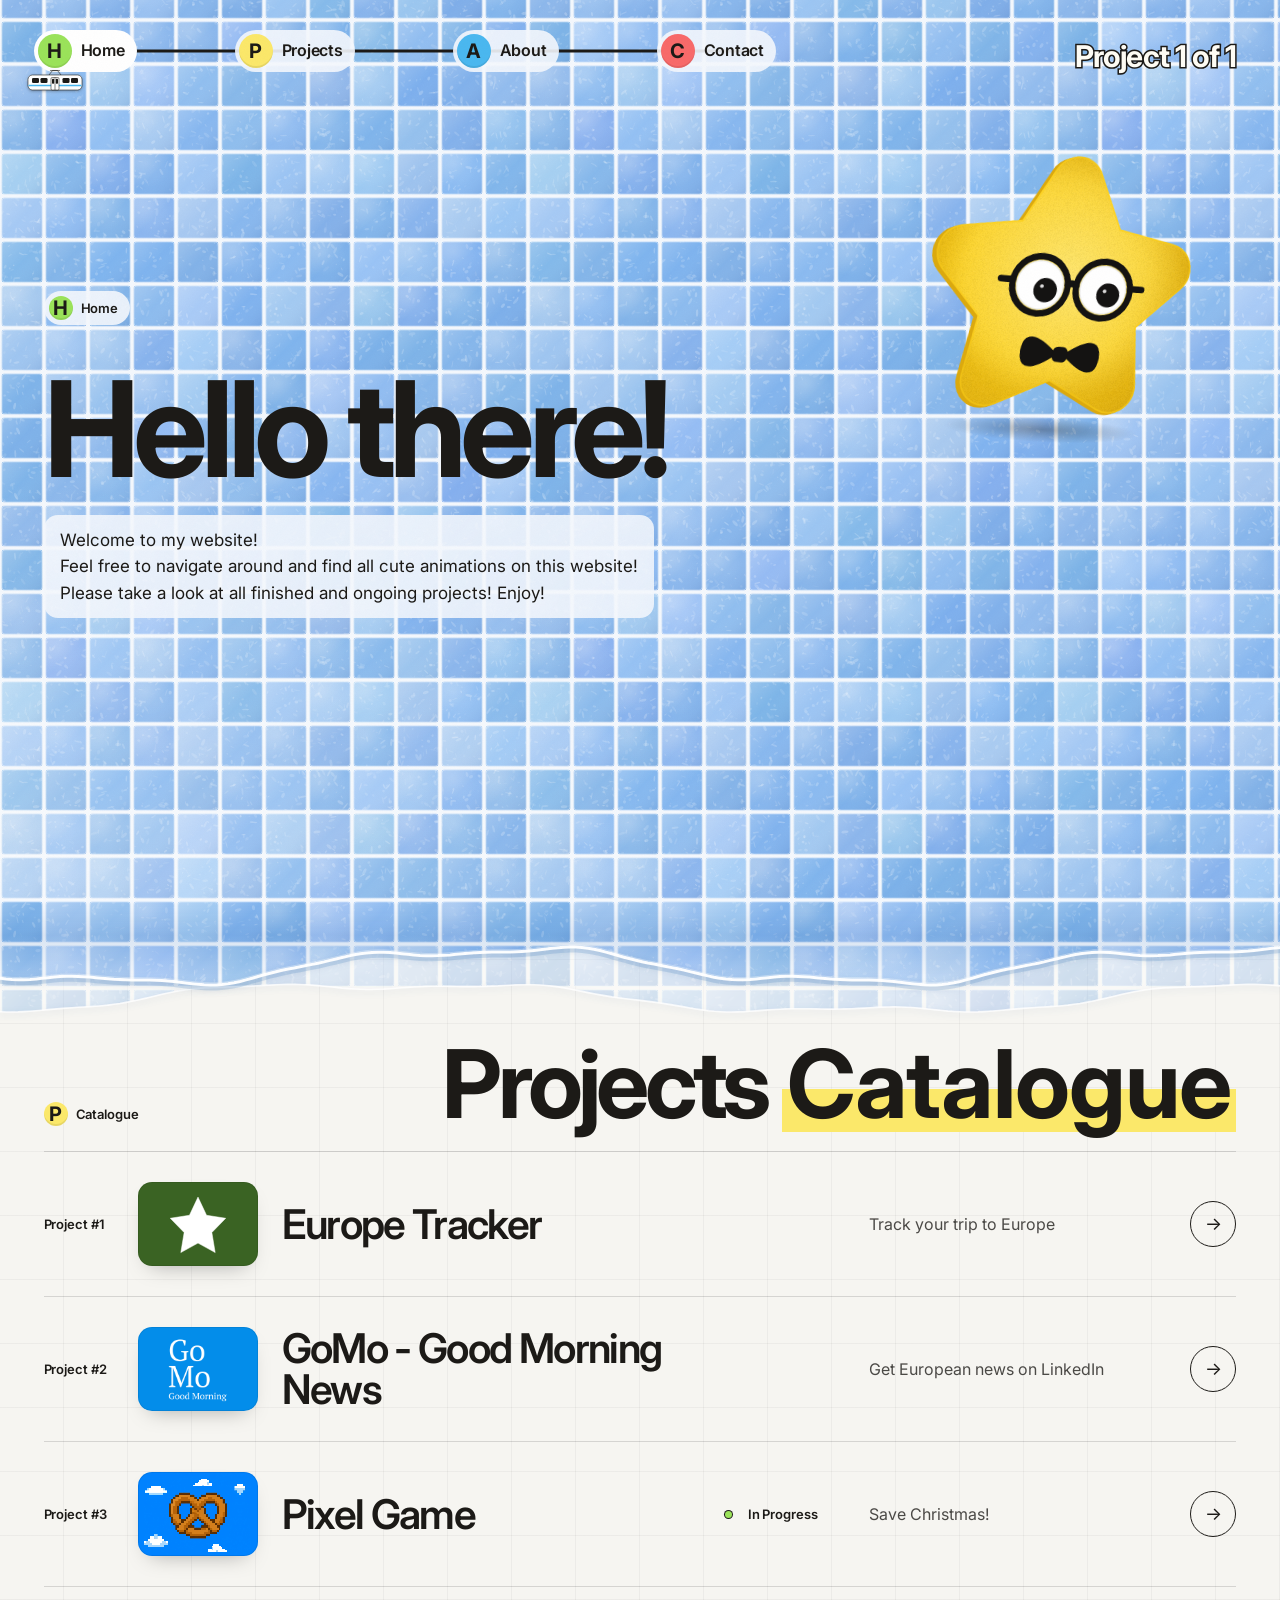
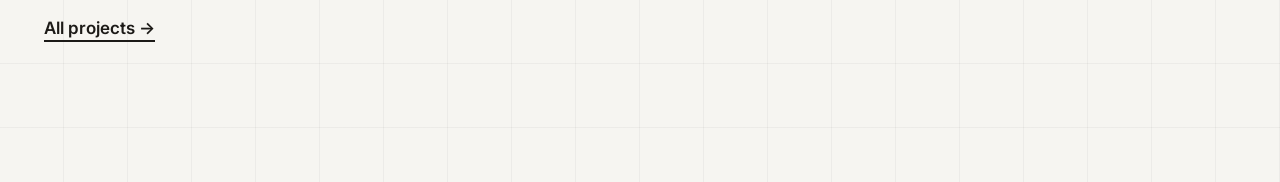
<file: index.html>
<!doctype html>
<html lang="en">
<head>
  <meta charset="utf-8">
  <meta name="viewport" content="width=device-width, initial-scale=1">
  <title>Project 1 of 1 — Apps, games &amp; media by Wolfgang Huber</title>
  <meta name="description" content="Project 1 of 1 is Wolfgang Huber’s hobby: free apps, games and media, made for fun to learn and experiment. Every project is one of one.">
  <meta name="theme-color" content="#8fbdf0">
  <link rel="canonical" href="https://wolfgang-huber.github.io/project-1-of-1/">
  <meta name="author" content="Wolfgang Huber">
  <meta property="og:type" content="website">
  <meta property="og:site_name" content="Project 1 of 1">
  <meta property="og:locale" content="en_GB">
  <meta property="og:title" content="Project 1 of 1 — Apps, games &amp; media by Wolfgang Huber">
  <meta property="og:description" content="Project 1 of 1 is Wolfgang Huber’s hobby: free apps, games and media, made for fun to learn and experiment. Every project is one of one.">
  <meta property="og:url" content="https://wolfgang-huber.github.io/project-1-of-1/">
  <meta property="og:image" content="https://wolfgang-huber.github.io/project-1-of-1/og-image.png?v=79">
  <meta property="og:image:width" content="1200">
  <meta property="og:image:height" content="630">
  <meta property="og:image:alt" content="Project 1 of 1 by Wolfgang Huber: the home page with the yellow star mascot on blue pool tiles">
  <meta name="twitter:card" content="summary_large_image">
  <meta name="twitter:title" content="Project 1 of 1 — Apps, games &amp; media by Wolfgang Huber">
  <meta name="twitter:description" content="Project 1 of 1 is Wolfgang Huber’s hobby: free apps, games and media, made for fun to learn and experiment. Every project is one of one.">
  <meta name="twitter:image" content="https://wolfgang-huber.github.io/project-1-of-1/og-image.png?v=79">
  <script type="application/ld+json">{"@context": "https://schema.org", "@graph": [{"@type": "WebSite", "@id": "https://wolfgang-huber.github.io/project-1-of-1/#website", "name": "Project 1 of 1", "url": "https://wolfgang-huber.github.io/project-1-of-1/", "inLanguage": "en", "author": {"@id": "https://wolfgang-huber.github.io/project-1-of-1/#wolfgang-huber"}, "publisher": {"@id": "https://wolfgang-huber.github.io/project-1-of-1/#wolfgang-huber"}}, {"@type": "Person", "@id": "https://wolfgang-huber.github.io/project-1-of-1/#wolfgang-huber", "name": "Wolfgang Huber", "url": "https://wolfgang-huber.github.io/project-1-of-1/about.html", "sameAs": ["https://www.linkedin.com/in/wolfgang-huber"]}]}</script>
  <link rel="icon" href="favicon.svg?v=79" type="image/svg+xml">
  <link rel="icon" href="favicon.ico?v=79" sizes="16x16 32x32 48x48">
  <link rel="icon" href="favicon-32.png?v=79" sizes="32x32" type="image/png">
  <link rel="icon" href="icon-192.png?v=79" sizes="192x192" type="image/png">
  <link rel="icon" href="icon-512.png?v=79" sizes="512x512" type="image/png">
  <link rel="apple-touch-icon" href="apple-touch-icon.png?v=79">
  <link rel="preconnect" href="https://fonts.googleapis.com">
  <link rel="preconnect" href="https://fonts.gstatic.com" crossorigin>
  <link href="https://fonts.googleapis.com/css2?family=Inter:wght@400;500;600;700;800&display=swap" rel="stylesheet">
  <link rel="stylesheet" href="css/styles.css?v=79">
  <meta name="build" content="nav-train-v79">
  <script>document.documentElement.classList.add("js");</script>
</head>
<body>
  <a class="skip-link" href="#main">Skip to content</a>
  <header class="site-header">
    <nav class="nav wrap" aria-label="Primary">
      <a class="logo" href="index.html" aria-label="Project 1 of 1 — home">
        <span class="logo-outline" aria-hidden="true">Project 1 of 1</span>
      </a>
      <ul class="nav-links route" id="nav-links">
        <li><a href="index.html" aria-current="page"><span class="bullet bullet--lime" aria-hidden="true">H</span><span class="stop"><b>Home</b><small>Start of line</small></span></a></li>
        <li><a href="projects.html"><span class="bullet bullet--yellow" aria-hidden="true">P</span><span class="stop"><b>Projects</b><small>3 lots on view</small></span></a></li>
        <li><a href="about.html"><span class="bullet bullet--sky" aria-hidden="true">A</span><span class="stop"><b>About</b><small>The idea</small></span></a></li>
        <li><a href="contact.html"><span class="bullet bullet--coral" aria-hidden="true">C</span><span class="stop"><b>Contact</b><small>Say hello</small></span></a></li>
        <li class="train-li" aria-hidden="true"><span class="train"><svg viewBox="0 0 60 24" width="60" height="24"><path d="M24 7L27.5 2.5H32.5L36 7" fill="none" stroke="#1c1a17" stroke-opacity=".55" stroke-width="1" stroke-linejoin="round"/><path d="M25.5 2.5H34.5" stroke="#1c1a17" stroke-opacity=".55" stroke-width="1" stroke-linecap="round"/><rect x="3" y="7" width="54" height="15" rx="4.5" fill="#fff" stroke="#1c1a17" stroke-opacity=".55" stroke-width="1"/><path d="M3.5 17.5H56.5" stroke="#4ab8f0" stroke-width="1.6"/><g fill="#1c1a17"><rect x="7" y="10" width="7" height="5" rx="1.3"/><rect x="15.5" y="10" width="7" height="5" rx="1.3"/><rect x="37.5" y="10" width="7" height="5" rx="1.3"/><rect x="46" y="10" width="7" height="5" rx="1.3"/></g><rect x="26" y="9.5" width="8" height="12.5" rx="1.2" fill="#fff" stroke="#1c1a17" stroke-opacity=".55" stroke-width="1"/><path d="M30 9.5V22" stroke="#1c1a17" stroke-opacity=".55" stroke-width="1"/><g fill="#1c1a17"><rect x="27" y="10.8" width="2.2" height="5" rx=".7"/><rect x="30.8" y="10.8" width="2.2" height="5" rx=".7"/></g></svg></span></li>
      </ul>
    </nav>
  </header>
  <script src="js/nav.js?v=79"></script>
  <main id="main">
    <section class="hero hero--home" aria-labelledby="hero-title">
      <div class="hero-star" aria-hidden="true"><svg class="star-svg" viewBox="0 0 400 420" xmlns="http://www.w3.org/2000/svg" aria-hidden="true" focusable="false">
  <defs>
    <radialGradient id="stBody" cx="48%" cy="44%" r="62%">
      <stop offset="0" stop-color="#fed628"/><stop offset=".72" stop-color="#fdd324"/><stop offset="1" stop-color="#f0c215"/>
    </radialGradient>
    <radialGradient id="stHi" cx="38%" cy="28%" r="38%">
      <stop offset="0" stop-color="#fff" stop-opacity=".75"/><stop offset="1" stop-color="#fff" stop-opacity="0"/>
    </radialGradient>
    <radialGradient id="stShadow" cx="50%" cy="50%" r="50%">
      <stop offset="0" stop-color="#1c1a17" stop-opacity=".32"/><stop offset="1" stop-color="#1c1a17" stop-opacity="0"/>
    </radialGradient>
    <mask id="stBodyMask" maskUnits="userSpaceOnUse" x="0" y="0" width="400" height="420"><polygon points="200.0,84.0 238.8,158.6 321.7,172.4 262.8,232.4 275.2,315.6 200.0,278.0 124.8,315.6 137.2,232.4 78.3,172.4 161.2,158.6" fill="#fff" stroke="#fff" stroke-width="58" stroke-linejoin="round"/></mask>
    <radialGradient id="stDark" cx="50%" cy="50%" r="50%"><stop offset=".5" stop-color="#b98300" stop-opacity="0"/><stop offset=".78" stop-color="#b98300" stop-opacity=".22"/><stop offset="1" stop-color="#9c6d00" stop-opacity=".42"/></radialGradient>
    <radialGradient id="stLight" cx="50%" cy="50%" r="50%"><stop offset="0" stop-color="#fff3a6" stop-opacity=".55"/><stop offset="1" stop-color="#fff3a6" stop-opacity="0"/></radialGradient>
    <pattern id="stGrain" patternUnits="userSpaceOnUse" width="96" height="96"><image href="img/plush-grain.png?v=79" width="96" height="96"/></pattern>
    <clipPath id="stEyeClip"><circle r="28.5"/></clipPath>
    <filter id="stSoft" x="-20%" y="-20%" width="140%" height="140%"><feGaussianBlur stdDeviation="6"/></filter>
  </defs>
  <ellipse class="st-shadow" cx="200" cy="370" rx="118" ry="15" fill="url(#stShadow)"/>
  <g class="st-bob">
    <g class="st-back" transform="translate(0 0)"><polygon points="200.0,84.0 238.8,158.6 321.7,172.4 262.8,232.4 275.2,315.6 200.0,278.0 124.8,315.6 137.2,232.4 78.3,172.4 161.2,158.6" fill="#dcaa0e" stroke="#dcaa0e" stroke-width="62" stroke-linejoin="round"/></g>
    <g class="st-body">
      <polygon points="200.0,84.0 238.8,158.6 321.7,172.4 262.8,232.4 275.2,315.6 200.0,278.0 124.8,315.6 137.2,232.4 78.3,172.4 161.2,158.6" fill="url(#stBody)" stroke="url(#stBody)" stroke-width="62" stroke-linejoin="round"/>
      <g mask="url(#stBodyMask)">
        <circle class="st-dark" cx="200" cy="205" r="210" fill="url(#stDark)"/>
        <circle class="st-light" cx="200" cy="205" r="150" fill="url(#stLight)"/>
        <rect x="40" y="40" width="320" height="320" fill="url(#stGrain)" opacity=".18"/>
      </g>
    </g>
    <g class="st-face">
      <g class="st-eyes-open">
        <g class="st-eye" transform="translate(162 196)"><circle r="28.5" fill="#fff"/><circle r="28.5" fill="none" stroke="#1c1a17" stroke-opacity=".08" stroke-width="3"/><g class="st-pupil"><circle r="14" fill="#141312"/><circle cx="-4.5" cy="-4.5" r="2.2" fill="#fff" opacity=".85"/></g><rect class="st-eyelid" x="-29" y="-29" width="58" height="0" fill="#fed628" clip-path="url(#stEyeClip)"/></g>
        <g class="st-eye" transform="translate(238 196)"><circle r="28.5" fill="#fff"/><circle r="28.5" fill="none" stroke="#1c1a17" stroke-opacity=".08" stroke-width="3"/><g class="st-pupil"><circle r="14" fill="#141312"/><circle cx="-4.5" cy="-4.5" r="2.2" fill="#fff" opacity=".85"/></g><rect class="st-eyelid" x="-29" y="-29" width="58" height="0" fill="#fed628" clip-path="url(#stEyeClip)"/></g>
      </g>
      <g class="st-eyes-closed" fill="none" stroke="#1c1a17" stroke-width="6" stroke-linecap="round">
        <path d="M148 196 q14 12 28 0"/><path d="M224 196 q14 12 28 0"/>
      </g>
      <g class="st-glasses" fill="none" stroke="#141312" stroke-width="7.5" stroke-linecap="round">
        <circle cx="162" cy="196" r="33"/><circle cx="238" cy="196" r="33"/>
        <path d="M195 194 q5 -5 10 0"/><path d="M129 192 h-14"/><path d="M271 192 h14"/>
      </g>
      <g class="st-bow" transform="translate(200 276)">
        <path d="M-6 0 C-18 -10 -34 -20 -42 -14 C-48 -8 -48 8 -42 14 C-34 20 -18 10 -6 0 Z M6 0 C18 -10 34 -20 42 -14 C48 -8 48 8 42 14 C34 20 18 10 6 0 Z" fill="#141312" stroke="#141312" stroke-width="3" stroke-linejoin="round"/>
        <rect x="-9" y="-9" width="18" height="18" rx="6" fill="#141312"/>
      </g>
    </g>
  </g>
</svg></div>
      <div class="wrap hero-main">
        <p class="mono hero-kicker reveal"><span class="bullet bullet--sm bullet--lime" aria-hidden="true">H</span> Home</p>
        <h1 class="hero-title" id="hero-title">
          <span class="line"><span class="reveal">Hello there!</span></span>
        </h1>
        <div class="hero-side">
          <p class="hero-sub reveal">Welcome to my website!<br>Feel free to navigate around and find all cute animations on this website!<br>Please take a look at all finished and ongoing projects! Enjoy!</p>
        </div>
      </div>
    </section>
    <div class="waterline" aria-hidden="true">
      <div class="wl-wave wl-w2"><div class="wl-slosh"><div class="wl-mask"><div class="wl-unscale"><div class="wl-tiles"></div></div></div></div></div>
      <div class="wl-wave wl-w1"><div class="wl-slosh"><div class="wl-mask"><div class="wl-unscale"><div class="wl-tiles"></div></div></div></div></div>
      <div class="wl-wave wl-w2"><div class="wl-slosh"><div class="wl-line"></div></div></div>
      <div class="wl-wave wl-w1"><div class="wl-slosh"><div class="wl-line"></div></div></div>
    </div>

    <section class="section" aria-labelledby="projects-title">
      <div class="wrap">
        <div class="section-head">
          <p class="mono reveal"><span class="bullet bullet--sm bullet--yellow" aria-hidden="true">P</span> Catalogue</p>
          <h2 class="section-title reveal" id="projects-title">Projects <em>Catalogue</em></h2>
        </div>
        <ol class="work" role="list">
          <li class="work-item work-item--coral reveal">
            <a href="projects/europe-tracker.html" class="work-link" aria-label="Europe Tracker, app — view details">
              <span class="work-num mono">Project #1</span>
              <span class="work-thumb swatch swatch--coral" aria-hidden="true"></span>
              <span class="work-name">Europe Tracker</span>
              <span class="work-type mono"></span>
              <span class="work-desc">Track your trip to Europe</span>
              <span class="work-arrow" aria-hidden="true">→</span>
            </a>
          </li>
          <li class="work-item work-item--sky reveal">
            <a href="projects/morning-news.html" class="work-link" aria-label="Morning news channel on LinkedIn — view details">
              <span class="work-num mono">Project #2</span>
              <span class="work-thumb swatch swatch--sky" aria-hidden="true"></span>
              <span class="work-name">GoMo - Good Morning News</span>
              <span class="work-type mono"></span>
              <span class="work-desc">Get European news on LinkedIn</span>
              <span class="work-arrow" aria-hidden="true">→</span>
            </a>
          </li>
          <li class="work-item work-item--lime reveal">
            <a href="projects/pixel-game.html" class="work-link" aria-label="Pixel art game, in progress — view details">
              <span class="work-num mono">Project #3</span>
              <span class="work-thumb swatch swatch--lime" aria-hidden="true"></span>
              <span class="work-name">Pixel Game</span>
              <span class="work-type mono"><b class="live" aria-hidden="true"></b>In Progress</span>
              <span class="work-desc">Save Christmas!</span>
              <span class="work-arrow" aria-hidden="true">→</span>
            </a>
          </li>
        </ol>
        <p class="section-more reveal"><a class="text-link" href="projects.html">All projects <span aria-hidden="true">→</span></a></p>
      </div>
    </section>
  </main>
  <script src="js/tiles.js?v=79"></script>
  <script type="module" src="js/main.js?v=79"></script>
  <script src="js/star.js?v=79" defer></script>
  <script src="js/waterline.js?v=79" defer></script>
</body>
</html>
</file>
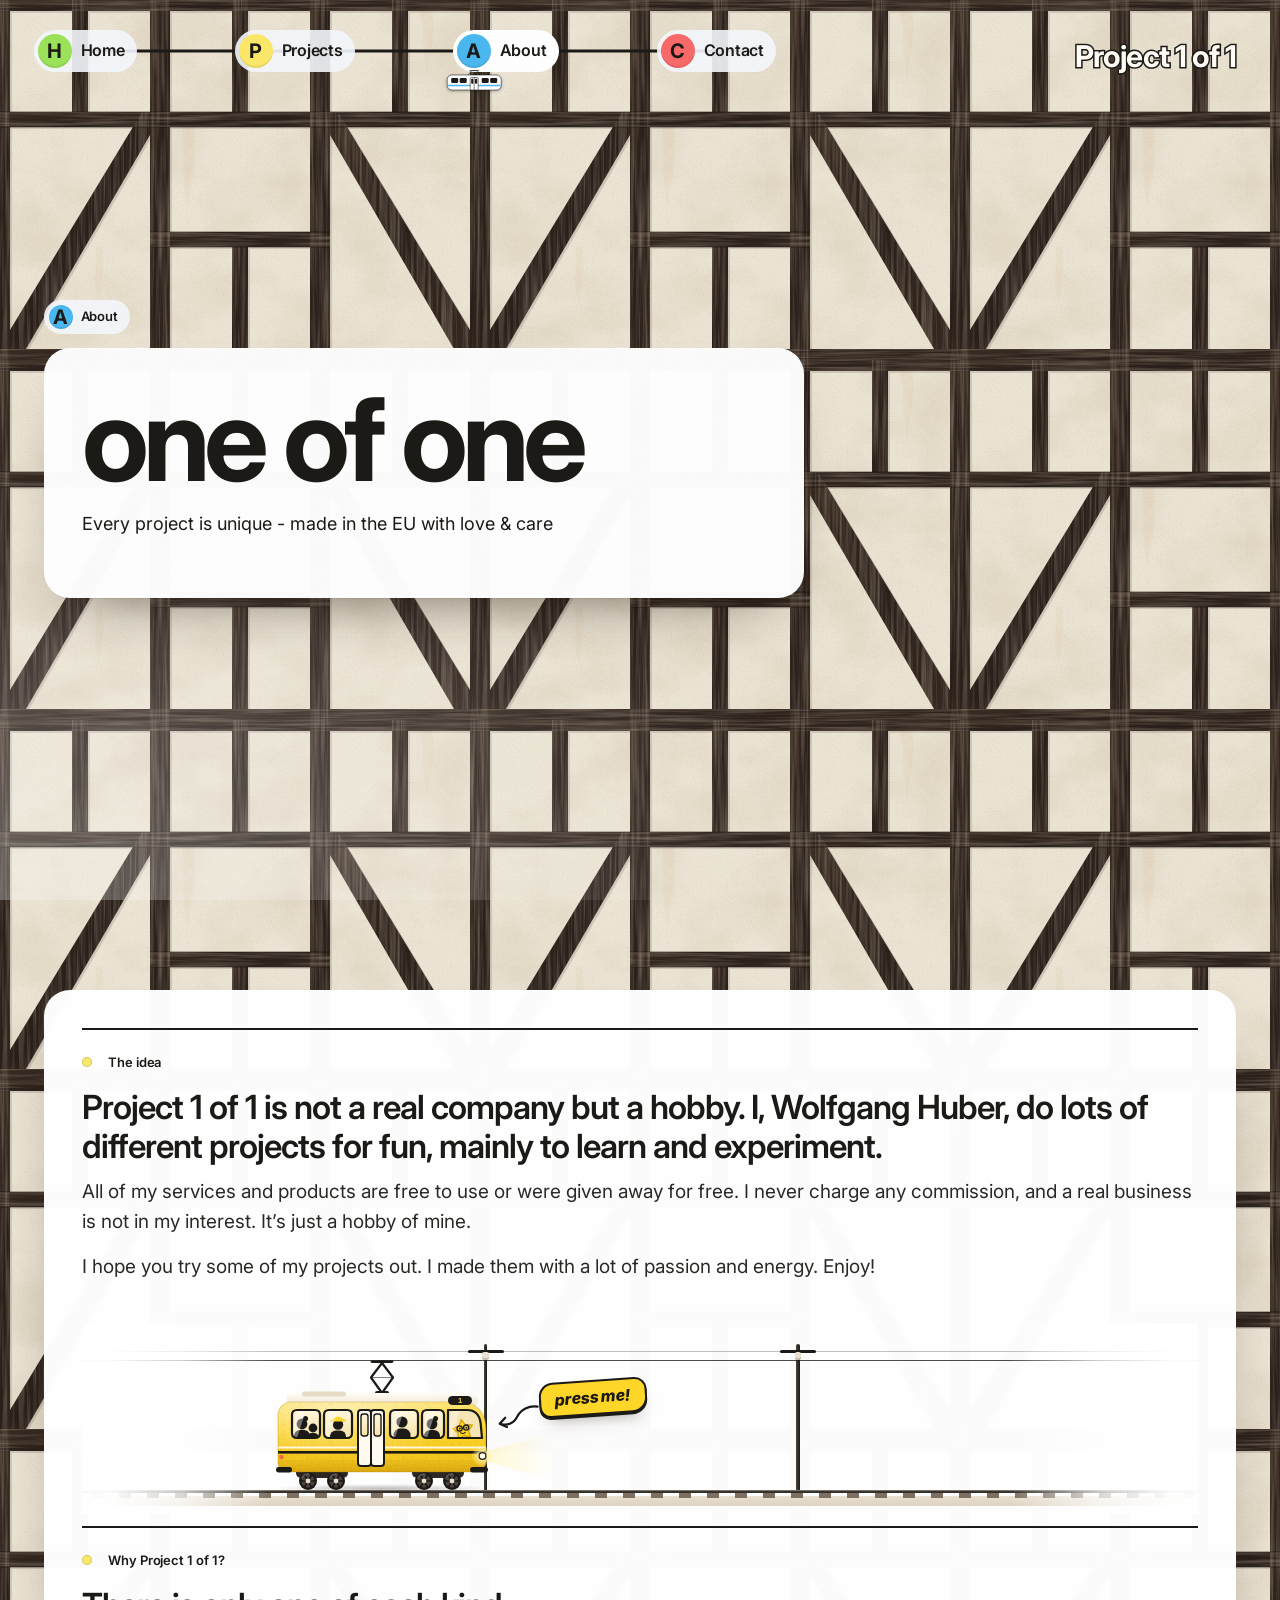
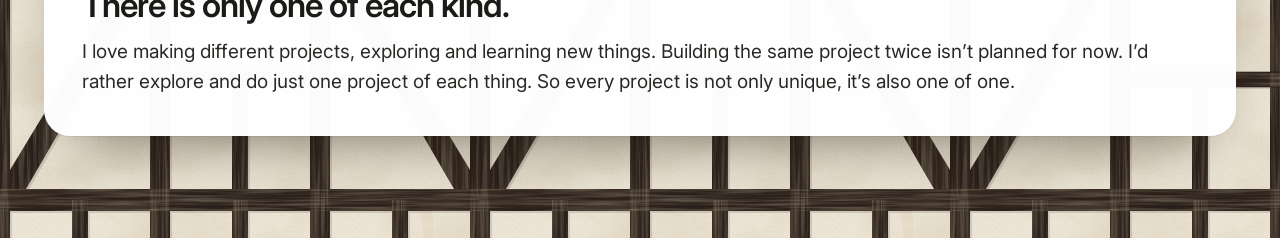
<file: about.html>
<!doctype html>
<html lang="en">
<head>
  <meta charset="utf-8">
  <meta name="viewport" content="width=device-width, initial-scale=1">
  <title>About — Project 1 of 1</title>
  <meta name="description" content="Project 1 of 1 is a hobby, not a company: Wolfgang Huber’s free projects, made to learn and experiment.">
  <meta name="theme-color" content="#8fbdf0">
  <link rel="canonical" href="https://wolfgang-huber.github.io/project-1-of-1/about.html">
  <meta name="author" content="Wolfgang Huber">
  <meta property="og:type" content="website">
  <meta property="og:site_name" content="Project 1 of 1">
  <meta property="og:locale" content="en_GB">
  <meta property="og:title" content="About — Project 1 of 1">
  <meta property="og:description" content="Project 1 of 1 is a hobby, not a company: Wolfgang Huber’s free projects, made to learn and experiment.">
  <meta property="og:url" content="https://wolfgang-huber.github.io/project-1-of-1/about.html">
  <meta property="og:image" content="https://wolfgang-huber.github.io/project-1-of-1/og-image.png?v=79">
  <meta property="og:image:width" content="1200">
  <meta property="og:image:height" content="630">
  <meta property="og:image:alt" content="Project 1 of 1 by Wolfgang Huber: the home page with the yellow star mascot on blue pool tiles">
  <meta name="twitter:card" content="summary_large_image">
  <meta name="twitter:title" content="About — Project 1 of 1">
  <meta name="twitter:description" content="Project 1 of 1 is a hobby, not a company: Wolfgang Huber’s free projects, made to learn and experiment.">
  <meta name="twitter:image" content="https://wolfgang-huber.github.io/project-1-of-1/og-image.png?v=79">
  <script type="application/ld+json">{"@context": "https://schema.org", "@graph": [{"@type": "WebSite", "@id": "https://wolfgang-huber.github.io/project-1-of-1/#website", "name": "Project 1 of 1", "url": "https://wolfgang-huber.github.io/project-1-of-1/", "inLanguage": "en", "author": {"@id": "https://wolfgang-huber.github.io/project-1-of-1/#wolfgang-huber"}, "publisher": {"@id": "https://wolfgang-huber.github.io/project-1-of-1/#wolfgang-huber"}}, {"@type": "Person", "@id": "https://wolfgang-huber.github.io/project-1-of-1/#wolfgang-huber", "name": "Wolfgang Huber", "url": "https://wolfgang-huber.github.io/project-1-of-1/about.html", "sameAs": ["https://www.linkedin.com/in/wolfgang-huber"]}]}</script>
  <link rel="icon" href="favicon.svg?v=79" type="image/svg+xml">
  <link rel="icon" href="favicon.ico?v=79" sizes="16x16 32x32 48x48">
  <link rel="icon" href="favicon-32.png?v=79" sizes="32x32" type="image/png">
  <link rel="icon" href="icon-192.png?v=79" sizes="192x192" type="image/png">
  <link rel="icon" href="icon-512.png?v=79" sizes="512x512" type="image/png">
  <link rel="apple-touch-icon" href="apple-touch-icon.png?v=79">
  <link rel="preconnect" href="https://fonts.googleapis.com">
  <link rel="preconnect" href="https://fonts.gstatic.com" crossorigin>
  <link href="https://fonts.googleapis.com/css2?family=Inter:wght@400;500;600;700;800&display=swap" rel="stylesheet">
  <link rel="stylesheet" href="css/styles.css?v=79">
  <meta name="build" content="nav-train-v79">
  <script>document.documentElement.classList.add("js");</script>
</head>
<body>
  <a class="skip-link" href="#main">Skip to content</a>
  <header class="site-header">
    <nav class="nav wrap" aria-label="Primary">
      <a class="logo" href="index.html" aria-label="Project 1 of 1 — home">
        <span class="logo-outline" aria-hidden="true">Project 1 of 1</span>
      </a>
      <ul class="nav-links route" id="nav-links">
        <li><a href="index.html"><span class="bullet bullet--lime" aria-hidden="true">H</span><span class="stop"><b>Home</b><small>Start of line</small></span></a></li>
        <li><a href="projects.html"><span class="bullet bullet--yellow" aria-hidden="true">P</span><span class="stop"><b>Projects</b><small>3 lots on view</small></span></a></li>
        <li><a href="about.html" aria-current="page"><span class="bullet bullet--sky" aria-hidden="true">A</span><span class="stop"><b>About</b><small>The idea</small></span></a></li>
        <li><a href="contact.html"><span class="bullet bullet--coral" aria-hidden="true">C</span><span class="stop"><b>Contact</b><small>Say hello</small></span></a></li>
        <li class="train-li" aria-hidden="true"><span class="train"><svg viewBox="0 0 60 24" width="60" height="24"><path d="M24 7L27.5 2.5H32.5L36 7" fill="none" stroke="#1c1a17" stroke-opacity=".55" stroke-width="1" stroke-linejoin="round"/><path d="M25.5 2.5H34.5" stroke="#1c1a17" stroke-opacity=".55" stroke-width="1" stroke-linecap="round"/><rect x="3" y="7" width="54" height="15" rx="4.5" fill="#fff" stroke="#1c1a17" stroke-opacity=".55" stroke-width="1"/><path d="M3.5 17.5H56.5" stroke="#4ab8f0" stroke-width="1.6"/><g fill="#1c1a17"><rect x="7" y="10" width="7" height="5" rx="1.3"/><rect x="15.5" y="10" width="7" height="5" rx="1.3"/><rect x="37.5" y="10" width="7" height="5" rx="1.3"/><rect x="46" y="10" width="7" height="5" rx="1.3"/></g><rect x="26" y="9.5" width="8" height="12.5" rx="1.2" fill="#fff" stroke="#1c1a17" stroke-opacity=".55" stroke-width="1"/><path d="M30 9.5V22" stroke="#1c1a17" stroke-opacity=".55" stroke-width="1"/><g fill="#1c1a17"><rect x="27" y="10.8" width="2.2" height="5" rx=".7"/><rect x="30.8" y="10.8" width="2.2" height="5" rx=".7"/></g></svg></span></li>
      </ul>
    </nav>
  </header>
  <script src="js/nav.js?v=79"></script>
  <main id="main" class="fachwerk">
    <section class="hero hero--page hero--fachwerk" aria-labelledby="page-title">
      <div class="wrap hero-kicker-wrap"><p class="mono hero-kicker reveal"><span class="bullet bullet--sm bullet--sky" aria-hidden="true">A</span> About</p></div>
      <div class="wrap hero-main">
        
        <h1 class="hero-title page-title" id="page-title"><span class="line"><span class="reveal">one of one</span></span></h1>
        <p class="hero-sub reveal">Every project is unique - made in the EU with love &amp; care</p>
        
      </div>
    </section>
    <section class="section section--tight" aria-label="About">
      <div class="wrap about-single">
        <div class="about-block reveal">
          <p class="mono"><i class="dot dot--yellow" aria-hidden="true"></i>The idea</p>
          <p class="about-lead">Project 1 of 1 is not a real company but a hobby. I, Wolfgang Huber, do lots of different projects for fun, mainly to learn and experiment.</p>
          <p class="about-body">All of my services and products are free to use or were given away for free. I never charge any commission, and a real business is not in my interest. It’s just a hobby of mine.</p>
          <p class="about-body">I hope you try some of my projects out. I made them with a lot of passion and energy. Enjoy!</p>
        </div>
        <div class="tram2 ent-C" data-state="idle" data-idle="190">
          <div class="t2-scene" aria-hidden="true">
            <div class="t2-pole t2-pole--a"></div><div class="t2-pole t2-pole--b"></div>
            <div class="t2-wire"></div>
            
            <div class="t2-track"></div>
          </div>
          <div class="t2-view"><button type="button" class="t2-tram" aria-label="Press me: send the little tram across"><svg class="t2-svg" viewBox="0 0 280 130" aria-hidden="true" focusable="false">
  <defs>
    <linearGradient id="t2Body" x1="0" y1="0" x2="0" y2="1"><stop offset="0" stop-color="#ffe46e"/><stop offset=".38" stop-color="#fed628"/><stop offset=".86" stop-color="#f2c41a"/><stop offset="1" stop-color="#dfae10"/></linearGradient>
    <radialGradient id="t2Hi" cx="30%" cy="18%" r="60%"><stop offset="0" stop-color="#fff" stop-opacity=".5"/><stop offset="1" stop-color="#fff" stop-opacity="0"/></radialGradient>
    <linearGradient id="t2Roof" x1="0" y1="0" x2="0" y2="1"><stop offset="0" stop-color="#fffdf7"/><stop offset="1" stop-color="#ece2cd"/></linearGradient>
    <linearGradient id="t2Glass" x1="0" y1="0" x2="0" y2="1"><stop offset="0" stop-color="#fff7dd"/><stop offset="1" stop-color="#f6e2a8"/></linearGradient>
    <linearGradient id="t2Beam" x1="0" y1="0" x2="1" y2="0"><stop offset="0" stop-color="#fff0a0" stop-opacity=".8"/><stop offset="1" stop-color="#fff0a0" stop-opacity="0"/></linearGradient>
    <radialGradient id="t2Glow" cx="50%" cy="50%" r="50%"><stop offset="0" stop-color="#fffbe0"/><stop offset=".35" stop-color="#fff2a8" stop-opacity=".85"/><stop offset="1" stop-color="#fff2a8" stop-opacity="0"/></radialGradient>
    <radialGradient id="t2Shadow" cx="50%" cy="50%" r="50%"><stop offset="0" stop-color="#1c1a17" stop-opacity=".28"/><stop offset="1" stop-color="#1c1a17" stop-opacity="0"/></radialGradient>
    <pattern id="t2Grain" patternUnits="userSpaceOnUse" width="96" height="96"><image href="img/plush-grain.png?v=79" width="96" height="96"/></pattern>
    <clipPath id="t2Win"><path d="M25,50 H43 Q48,50 48,55 V73 Q48,78 43,78 H25 Q20,78 20,73 V55 Q20,50 25,50 Z M57,50 H75 Q80,50 80,55 V73 Q80,78 75,78 H57 Q52,78 52,73 V55 Q52,50 57,50 Z M123,50 H141 Q146,50 146,55 V73 Q146,78 141,78 H123 Q118,78 118,73 V55 Q118,50 123,50 Z M155,50 H167 Q172,50 172,55 V73 Q172,78 167,78 H155 Q150,78 150,73 V55 Q150,50 155,50 Z"/></clipPath>
    <clipPath id="t2Cab"><path d="M176,50 H195 C203,50 207.5,55 208.6,63 L210,78 H176 Z"/></clipPath>
    <clipPath id="t2Shape"><path d="M20 42 H188 C205 42 214 53 214 70 V100 C214 108 209 112 202 112 H16 C10 112 6 108 6 102 V56 C6 47 12 42 20 42 Z"/></clipPath>
  </defs>
  <ellipse cx="110" cy="128.5" rx="108" ry="4.5" fill="url(#t2Shadow)"/>
  <path class="t2-beam" d="M213 91 L280 74 V120 L213 101 Z" fill="url(#t2Beam)"/>
  <g class="t2-bogies">
    <rect x="24" y="106" width="52" height="12" rx="5" fill="#2c2823"/><rect x="140" y="106" width="52" height="12" rx="5" fill="#2c2823"/>
    <g class="t2-wheel"><circle cx="36" cy="121" r="9" fill="#1c1a17"/><circle cx="36" cy="121" r="6.6" fill="#4a443c"/><g stroke="#1c1a17" stroke-width="1.6" stroke-linecap="round"><path d="M36,121 L43.20,121.00" /><path d="M36,121 L39.60,127.24" /><path d="M36,121 L32.40,127.24" /><path d="M36,121 L28.80,121.00" /><path d="M36,121 L32.40,114.76" /><path d="M36,121 L39.60,114.76" /></g><circle cx="36" cy="121" r="2.4" fill="#e9e0cf"/><path d="M29.8,118 A7 7 0 0 1 37,114.1" fill="none" stroke="#fff" stroke-opacity=".28" stroke-width="1.4" stroke-linecap="round"/></g><g class="t2-wheel"><circle cx="64" cy="121" r="9" fill="#1c1a17"/><circle cx="64" cy="121" r="6.6" fill="#4a443c"/><g stroke="#1c1a17" stroke-width="1.6" stroke-linecap="round"><path d="M64,121 L71.20,121.00" /><path d="M64,121 L67.60,127.24" /><path d="M64,121 L60.40,127.24" /><path d="M64,121 L56.80,121.00" /><path d="M64,121 L60.40,114.76" /><path d="M64,121 L67.60,114.76" /></g><circle cx="64" cy="121" r="2.4" fill="#e9e0cf"/><path d="M57.8,118 A7 7 0 0 1 65,114.1" fill="none" stroke="#fff" stroke-opacity=".28" stroke-width="1.4" stroke-linecap="round"/></g><g class="t2-wheel"><circle cx="152" cy="121" r="9" fill="#1c1a17"/><circle cx="152" cy="121" r="6.6" fill="#4a443c"/><g stroke="#1c1a17" stroke-width="1.6" stroke-linecap="round"><path d="M152,121 L159.20,121.00" /><path d="M152,121 L155.60,127.24" /><path d="M152,121 L148.40,127.24" /><path d="M152,121 L144.80,121.00" /><path d="M152,121 L148.40,114.76" /><path d="M152,121 L155.60,114.76" /></g><circle cx="152" cy="121" r="2.4" fill="#e9e0cf"/><path d="M145.8,118 A7 7 0 0 1 153,114.1" fill="none" stroke="#fff" stroke-opacity=".28" stroke-width="1.4" stroke-linecap="round"/></g><g class="t2-wheel"><circle cx="180" cy="121" r="9" fill="#1c1a17"/><circle cx="180" cy="121" r="6.6" fill="#4a443c"/><g stroke="#1c1a17" stroke-width="1.6" stroke-linecap="round"><path d="M180,121 L187.20,121.00" /><path d="M180,121 L183.60,127.24" /><path d="M180,121 L176.40,127.24" /><path d="M180,121 L172.80,121.00" /><path d="M180,121 L176.40,114.76" /><path d="M180,121 L183.60,114.76" /></g><circle cx="180" cy="121" r="2.4" fill="#e9e0cf"/><path d="M173.8,118 A7 7 0 0 1 181,114.1" fill="none" stroke="#fff" stroke-opacity=".28" stroke-width="1.4" stroke-linecap="round"/></g>
  </g>
  <g class="t2-body">
    <g class="t2-panto" fill="none" stroke="#1c1a17" stroke-width="2.2" stroke-linecap="round" stroke-linejoin="round">
      <path d="M110 33 L99 17.5 L110 3 L121 17.5 Z"/><path d="M99 17.5 H121" stroke-width="1.1" stroke-opacity=".55"/><path d="M100 1.6 H120" stroke-width="2.8"/><path d="M110 3 V1.6" stroke-width="1.6"/>
      <rect x="103" y="31" width="14" height="4" rx="2" fill="#1c1a17" stroke="none"/>
    </g>
    <rect x="14" y="33" width="192" height="14" rx="7" fill="url(#t2Roof)"/>
    <rect x="30" y="31.5" width="44" height="5" rx="2.5" fill="#e6dcc6"/>
    <path d="M20 42 H188 C205 42 214 53 214 70 V100 C214 108 209 112 202 112 H16 C10 112 6 108 6 102 V56 C6 47 12 42 20 42 Z" fill="url(#t2Body)"/>
    <g clip-path="url(#t2Shape)">
      <rect x="0" y="40" width="220" height="75" fill="url(#t2Hi)"/>
      <rect x="0" y="40" width="220" height="75" fill="url(#t2Grain)" opacity=".16"/>
      <rect x="0" y="100" width="220" height="14" fill="#b07800" opacity=".12"/>
      <rect x="0" y="91" width="220" height="2.6" fill="#1c1a17"/>
      <rect x="0" y="86.5" width="220" height="2" fill="#fffaf0" opacity=".9"/>
    </g>
    <path d="M20 42 H188 C205 42 214 53 214 70 V100 C214 108 209 112 202 112 H16 C10 112 6 108 6 102 V56 C6 47 12 42 20 42 Z" fill="none" stroke="#a87600" stroke-opacity=".28" stroke-width="1.2"/>
    <path d="M25,50 H43 Q48,50 48,55 V73 Q48,78 43,78 H25 Q20,78 20,73 V55 Q20,50 25,50 Z M57,50 H75 Q80,50 80,55 V73 Q80,78 75,78 H57 Q52,78 52,73 V55 Q52,50 57,50 Z M123,50 H141 Q146,50 146,55 V73 Q146,78 141,78 H123 Q118,78 118,73 V55 Q118,50 123,50 Z M155,50 H167 Q172,50 172,55 V73 Q172,78 167,78 H155 Q150,78 150,73 V55 Q150,50 155,50 Z" fill="url(#t2Glass)"/>
    <g clip-path="url(#t2Win)" fill="#1c1a17"><circle cx="30" cy="64" r="5.4"/><circle cx="33.5" cy="58.5" r="2.6"/><rect x="22" y="70" width="16" height="12" rx="6"/><circle cx="41" cy="68" r="4.4"/><rect x="35" y="73" width="12" height="10" rx="5"/><circle cx="66" cy="64.5" r="5.2"/><rect x="58" y="70.5" width="16" height="12" rx="6"/><path d="M59.5,60 Q66,53 72.5,60 Z" fill="#fed628"/><rect x="58" y="59.4" width="16" height="2" rx="1" fill="#fed628"/><circle cx="130" cy="62" r="5.6"/><rect x="121.5" y="68.5" width="17" height="14" rx="6.5"/><circle cx="160" cy="64" r="5.4"/><circle cx="163.5" cy="58.5" r="2.6"/><rect x="152" y="70" width="16" height="12" rx="6"/><path d="M26,50 L34,50 L25,78 L17,78 Z" fill="#fff" opacity=".38"/><path d="M58,50 L66,50 L57,78 L49,78 Z" fill="#fff" opacity=".38"/><path d="M124,50 L132,50 L123,78 L115,78 Z" fill="#fff" opacity=".38"/><path d="M156,50 L164,50 L155,78 L147,78 Z" fill="#fff" opacity=".38"/></g>
    <path d="M25,50 H43 Q48,50 48,55 V73 Q48,78 43,78 H25 Q20,78 20,73 V55 Q20,50 25,50 Z M57,50 H75 Q80,50 80,55 V73 Q80,78 75,78 H57 Q52,78 52,73 V55 Q52,50 57,50 Z M123,50 H141 Q146,50 146,55 V73 Q146,78 141,78 H123 Q118,78 118,73 V55 Q118,50 123,50 Z M155,50 H167 Q172,50 172,55 V73 Q172,78 167,78 H155 Q150,78 150,73 V55 Q150,50 155,50 Z" fill="none" stroke="#1c1a17" stroke-width="2.2"/>
    <path d="M176,50 H195 C203,50 207.5,55 208.6,63 L210,78 H176 Z" fill="#f5e4b4"/>
    <g clip-path="url(#t2Cab)">
      <polygon points="189.18,59.66 193.45,64.97 200.27,65.07 196.55,70.78 198.55,77.29 191.97,75.51 186.40,79.44 186.06,72.63 180.60,68.54 186.97,66.11" fill="#fed628" stroke="#d9a70c" stroke-width="1.4" stroke-linejoin="round"/>
      <g fill="none" stroke="#1c1a17" stroke-width="1.3"><circle cx="187.6" cy="68.4" r="2.6"/><circle cx="194.2" cy="67.6" r="2.6"/><path d="M190.2 68 h1.4"/></g>
      <circle cx="187.8" cy="68.5" r="1" fill="#1c1a17"/><circle cx="194.4" cy="67.7" r="1" fill="#1c1a17"/>
      <path d="M188.6 72.6 q2.3 1.8 4.6 -.2" fill="none" stroke="#1c1a17" stroke-width="1.1" stroke-linecap="round"/>
      <path d="M180 50 L188 50 L180 78 L172 78 Z" fill="#fff" opacity=".35"/>
    </g>
    <path d="M176,50 H195 C203,50 207.5,55 208.6,63 L210,78 H176 Z" fill="none" stroke="#1c1a17" stroke-width="2.2" stroke-linejoin="round"/>
    <g stroke="#1c1a17" stroke-width="2"><rect x="86" y="50" width="13" height="56" rx="3" fill="#fffaf0"/><rect x="99" y="50" width="13" height="56" rx="3" fill="#fffaf0"/></g>
    <rect x="89" y="54" width="7" height="22" rx="2.4" fill="url(#t2Glass)" stroke="#1c1a17" stroke-width="1.4"/><rect x="102" y="54" width="7" height="22" rx="2.4" fill="url(#t2Glass)" stroke="#1c1a17" stroke-width="1.4"/>
    <rect x="176" y="36" width="24" height="9" rx="4.5" fill="#1c1a17"/><text x="188" y="43.2" text-anchor="middle" font-family="-apple-system, Helvetica, Arial, sans-serif" font-size="7.6" font-weight="800" fill="#fed628">1</text>
    <circle class="t2-glow" cx="210.5" cy="96" r="11" fill="url(#t2Glow)"/>
    <circle cx="210.5" cy="96" r="3.4" fill="#fffbe8" stroke="#1c1a17" stroke-width="1.2"/>
    <circle cx="9.5" cy="97" r="2.3" fill="#f0684c"/>
    <rect x="198" y="107" width="18" height="5.5" rx="2.75" fill="#1c1a17"/><rect x="4" y="107" width="16" height="5.5" rx="2.75" fill="#1c1a17"/>
  </g>
</svg></button></div>
          
          
          <button type="button" class="t2-label" aria-label="Press me: send the little tram across"><span class="t2-sign">press me!</span><svg class="t2-arrow" viewBox="0 0 54 34" aria-hidden="true" focusable="false"><path d="M50 6 C40 4 30 10 26 18 C22 26 14 29 6 26" fill="none" stroke="#1c1a17" stroke-width="2.6" stroke-linecap="round"/><path d="M12 19 L5.5 26 L14 30" fill="none" stroke="#1c1a17" stroke-width="2.6" stroke-linecap="round" stroke-linejoin="round"/></svg></button>
        </div>
        <div class="about-block reveal">
          <p class="mono"><i class="dot dot--yellow" aria-hidden="true"></i>Why Project 1 of 1?</p>
          <p class="about-lead">There is only one of each kind.</p>
          <p class="about-body">I love making different projects, exploring and learning new things. Building the same project twice isn’t planned for now. I’d rather explore and do just one project of each thing. So every project is not only unique, it’s also one of one.</p>
        </div>
      </div>
    </section>
  </main>
  <script src="js/tiles.js?v=79"></script>
  <script type="module" src="js/main.js?v=79"></script>
  <script src="js/tram2.js?v=79" defer></script>
</body>
</html>
</file>
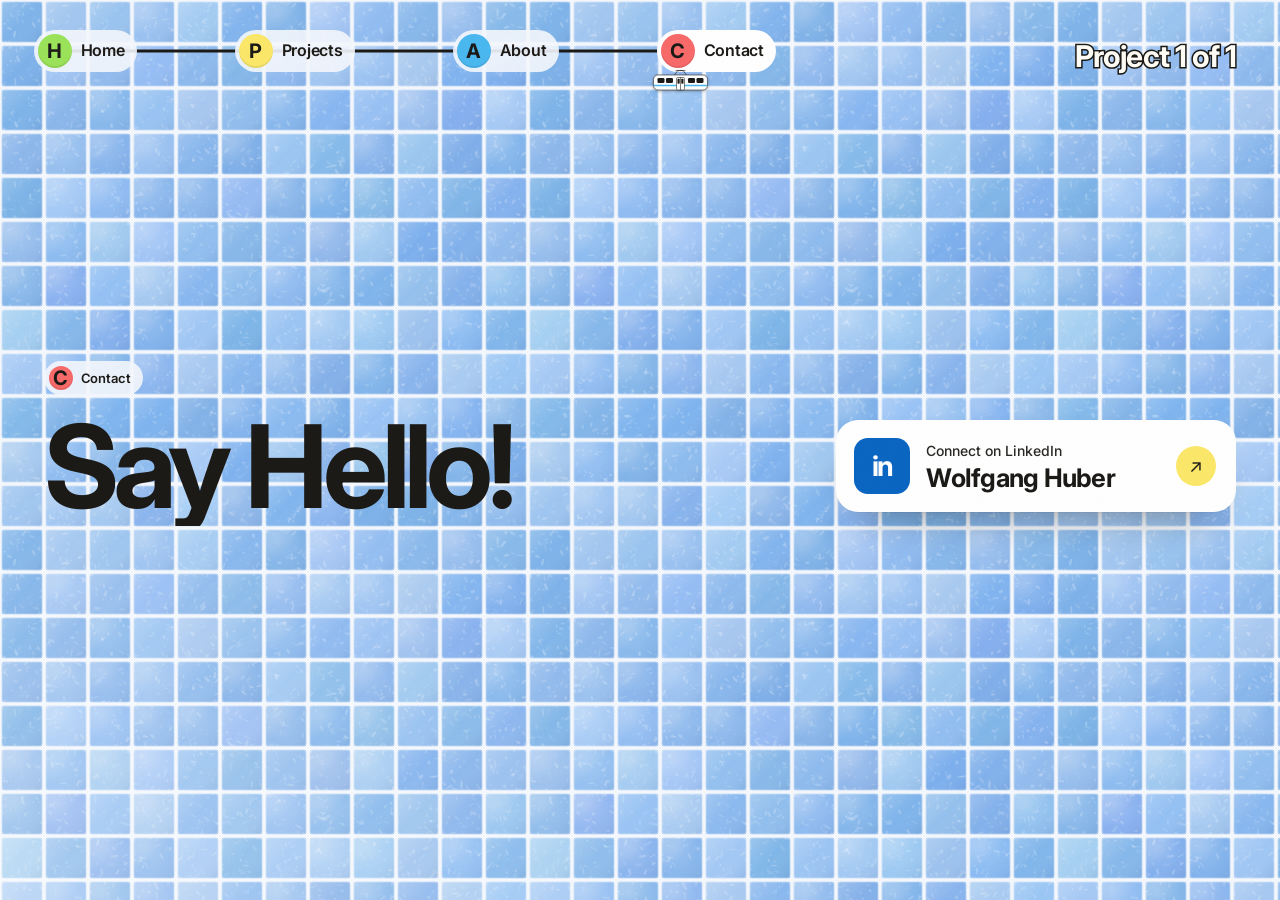
<file: contact.html>
<!doctype html>
<html lang="en">
<head>
  <meta charset="utf-8">
  <meta name="viewport" content="width=device-width, initial-scale=1">
  <title>Contact — Project 1 of 1</title>
  <meta name="description" content="Get in touch with Project 1 of 1 — connect with Wolfgang Huber on LinkedIn.">
  <meta name="theme-color" content="#8fbdf0">
  <link rel="canonical" href="https://wolfgang-huber.github.io/project-1-of-1/contact.html">
  <meta name="author" content="Wolfgang Huber">
  <meta property="og:type" content="website">
  <meta property="og:site_name" content="Project 1 of 1">
  <meta property="og:locale" content="en_GB">
  <meta property="og:title" content="Contact — Project 1 of 1">
  <meta property="og:description" content="Get in touch with Project 1 of 1 — connect with Wolfgang Huber on LinkedIn.">
  <meta property="og:url" content="https://wolfgang-huber.github.io/project-1-of-1/contact.html">
  <meta property="og:image" content="https://wolfgang-huber.github.io/project-1-of-1/og-image.png?v=79">
  <meta property="og:image:width" content="1200">
  <meta property="og:image:height" content="630">
  <meta property="og:image:alt" content="Project 1 of 1 by Wolfgang Huber: the home page with the yellow star mascot on blue pool tiles">
  <meta name="twitter:card" content="summary_large_image">
  <meta name="twitter:title" content="Contact — Project 1 of 1">
  <meta name="twitter:description" content="Get in touch with Project 1 of 1 — connect with Wolfgang Huber on LinkedIn.">
  <meta name="twitter:image" content="https://wolfgang-huber.github.io/project-1-of-1/og-image.png?v=79">
  <script type="application/ld+json">{"@context": "https://schema.org", "@graph": [{"@type": "WebSite", "@id": "https://wolfgang-huber.github.io/project-1-of-1/#website", "name": "Project 1 of 1", "url": "https://wolfgang-huber.github.io/project-1-of-1/", "inLanguage": "en", "author": {"@id": "https://wolfgang-huber.github.io/project-1-of-1/#wolfgang-huber"}, "publisher": {"@id": "https://wolfgang-huber.github.io/project-1-of-1/#wolfgang-huber"}}, {"@type": "Person", "@id": "https://wolfgang-huber.github.io/project-1-of-1/#wolfgang-huber", "name": "Wolfgang Huber", "url": "https://wolfgang-huber.github.io/project-1-of-1/about.html", "sameAs": ["https://www.linkedin.com/in/wolfgang-huber"]}]}</script>
  <link rel="icon" href="favicon.svg?v=79" type="image/svg+xml">
  <link rel="icon" href="favicon.ico?v=79" sizes="16x16 32x32 48x48">
  <link rel="icon" href="favicon-32.png?v=79" sizes="32x32" type="image/png">
  <link rel="icon" href="icon-192.png?v=79" sizes="192x192" type="image/png">
  <link rel="icon" href="icon-512.png?v=79" sizes="512x512" type="image/png">
  <link rel="apple-touch-icon" href="apple-touch-icon.png?v=79">
  <link rel="preconnect" href="https://fonts.googleapis.com">
  <link rel="preconnect" href="https://fonts.gstatic.com" crossorigin>
  <link href="https://fonts.googleapis.com/css2?family=Inter:wght@400;500;600;700;800&display=swap" rel="stylesheet">
  <link rel="stylesheet" href="css/styles.css?v=79">
  <meta name="build" content="nav-train-v79">
  <script>document.documentElement.classList.add("js");</script>
</head>
<body>
  <a class="skip-link" href="#main">Skip to content</a>
  <header class="site-header">
    <nav class="nav wrap" aria-label="Primary">
      <a class="logo" href="index.html" aria-label="Project 1 of 1 — home">
        <span class="logo-outline" aria-hidden="true">Project 1 of 1</span>
      </a>
      <ul class="nav-links route" id="nav-links">
        <li><a href="index.html"><span class="bullet bullet--lime" aria-hidden="true">H</span><span class="stop"><b>Home</b><small>Start of line</small></span></a></li>
        <li><a href="projects.html"><span class="bullet bullet--yellow" aria-hidden="true">P</span><span class="stop"><b>Projects</b><small>3 lots on view</small></span></a></li>
        <li><a href="about.html"><span class="bullet bullet--sky" aria-hidden="true">A</span><span class="stop"><b>About</b><small>The idea</small></span></a></li>
        <li><a href="contact.html" aria-current="page"><span class="bullet bullet--coral" aria-hidden="true">C</span><span class="stop"><b>Contact</b><small>Say hello</small></span></a></li>
        <li class="train-li" aria-hidden="true"><span class="train"><svg viewBox="0 0 60 24" width="60" height="24"><path d="M24 7L27.5 2.5H32.5L36 7" fill="none" stroke="#1c1a17" stroke-opacity=".55" stroke-width="1" stroke-linejoin="round"/><path d="M25.5 2.5H34.5" stroke="#1c1a17" stroke-opacity=".55" stroke-width="1" stroke-linecap="round"/><rect x="3" y="7" width="54" height="15" rx="4.5" fill="#fff" stroke="#1c1a17" stroke-opacity=".55" stroke-width="1"/><path d="M3.5 17.5H56.5" stroke="#4ab8f0" stroke-width="1.6"/><g fill="#1c1a17"><rect x="7" y="10" width="7" height="5" rx="1.3"/><rect x="15.5" y="10" width="7" height="5" rx="1.3"/><rect x="37.5" y="10" width="7" height="5" rx="1.3"/><rect x="46" y="10" width="7" height="5" rx="1.3"/></g><rect x="26" y="9.5" width="8" height="12.5" rx="1.2" fill="#fff" stroke="#1c1a17" stroke-opacity=".55" stroke-width="1"/><path d="M30 9.5V22" stroke="#1c1a17" stroke-opacity=".55" stroke-width="1"/><g fill="#1c1a17"><rect x="27" y="10.8" width="2.2" height="5" rx=".7"/><rect x="30.8" y="10.8" width="2.2" height="5" rx=".7"/></g></svg></span></li>
      </ul>
    </nav>
  </header>
  <script src="js/nav.js?v=79"></script>
  <main id="main">
    <section class="hero hero--page hero--contact" aria-labelledby="page-title">
      
      <div class="wrap hero-main">
        <p class="mono hero-kicker reveal"><span class="bullet bullet--sm bullet--coral" aria-hidden="true">C</span> Contact</p>
        <h1 class="hero-title page-title" id="page-title"><span class="line"><span class="reveal">Say Hello!</span></span></h1>
        
        <a class="li-banner reveal" href="https://www.linkedin.com/in/wolfgang-huber" target="_blank" rel="noopener"><span class="li-badge" aria-hidden="true">in</span><span class="li-text"><small>Connect on LinkedIn</small><b>Wolfgang Huber</b></span><span class="li-arrow" aria-hidden="true">↗</span><span class="sr-only"> (opens in a new tab)</span></a>
      </div>
    </section>
  </main>
  <script src="js/tiles.js?v=79"></script>
  <script type="module" src="js/main.js?v=79"></script>
</body>
</html>
</file>
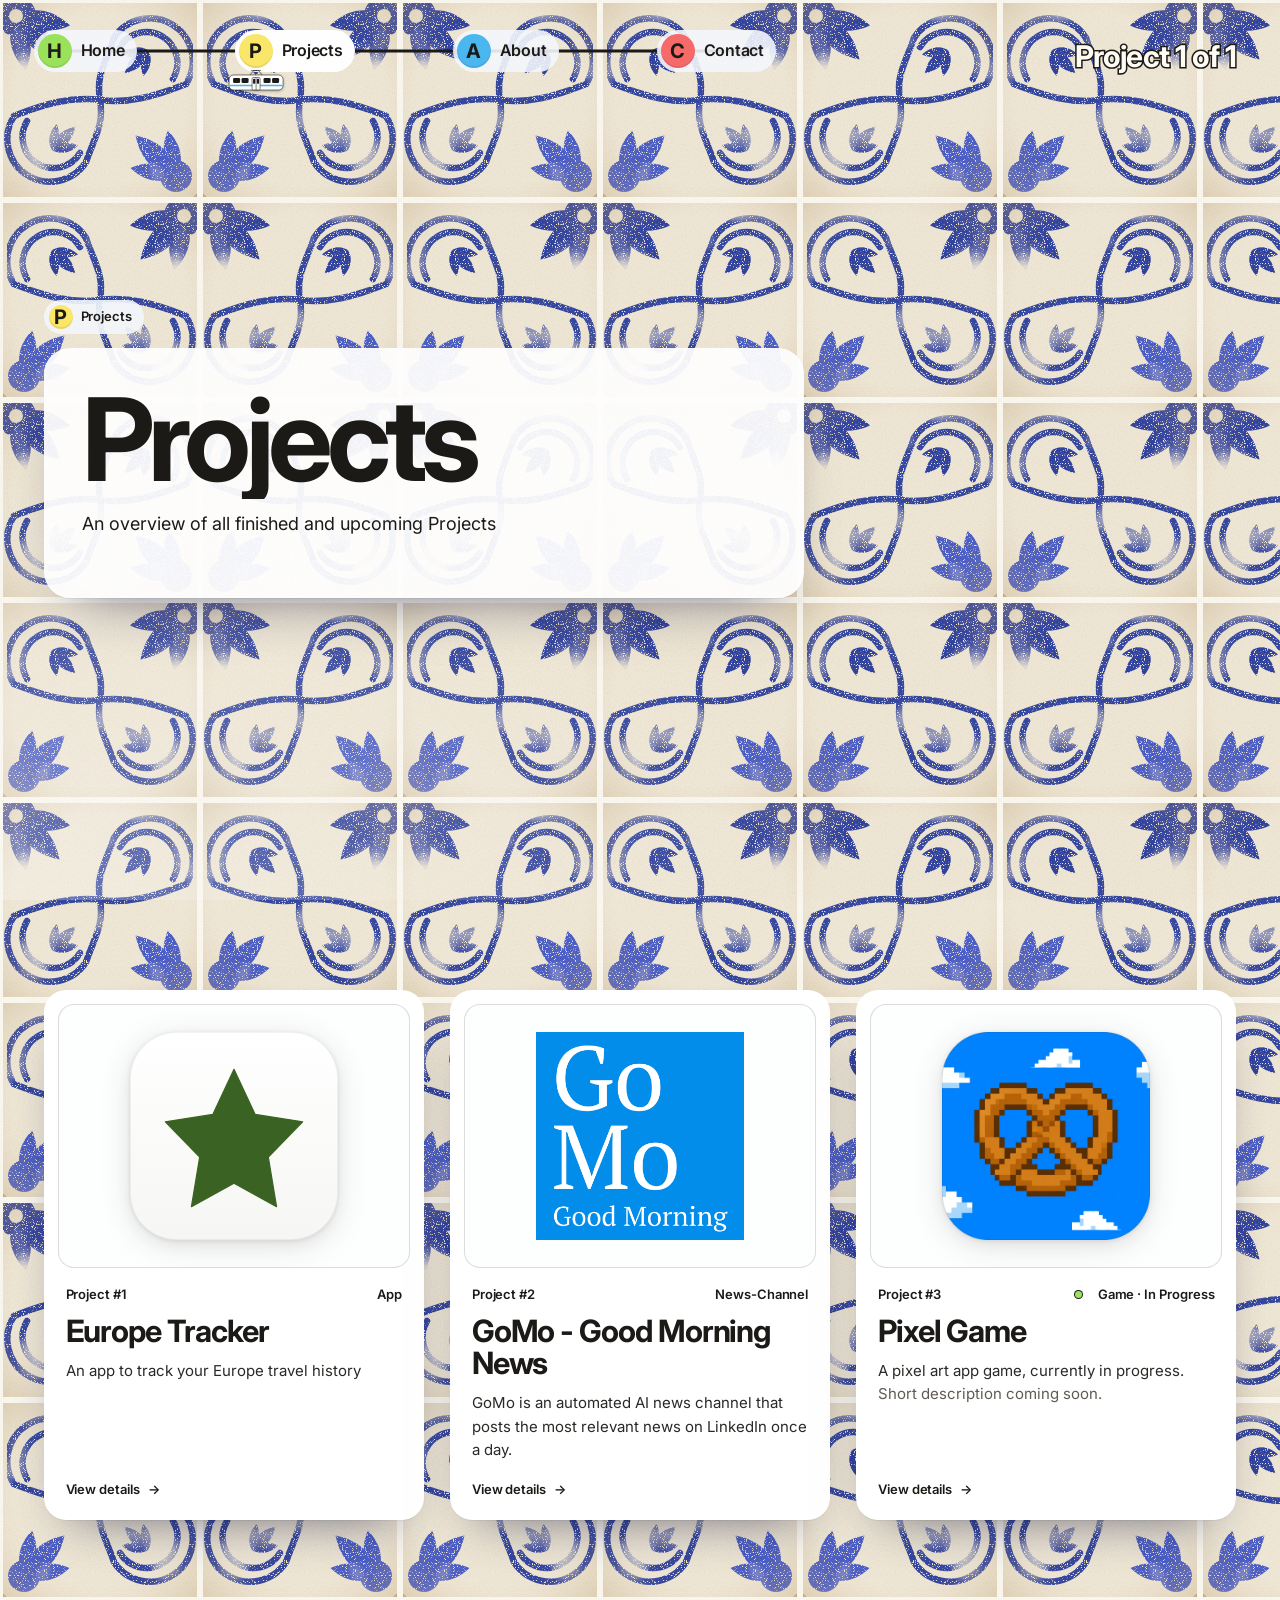
<file: projects.html>
<!doctype html>
<html lang="en">
<head>
  <meta charset="utf-8">
  <meta name="viewport" content="width=device-width, initial-scale=1">
  <title>Projects — Project 1 of 1</title>
  <meta name="description" content="All projects by Project 1 of 1: Europe Tracker, a morning news channel on LinkedIn, and a pixel art game in progress.">
  <meta name="theme-color" content="#8fbdf0">
  <link rel="canonical" href="https://wolfgang-huber.github.io/project-1-of-1/projects.html">
  <meta name="author" content="Wolfgang Huber">
  <meta property="og:type" content="website">
  <meta property="og:site_name" content="Project 1 of 1">
  <meta property="og:locale" content="en_GB">
  <meta property="og:title" content="Projects — Project 1 of 1">
  <meta property="og:description" content="All projects by Project 1 of 1: Europe Tracker, a morning news channel on LinkedIn, and a pixel art game in progress.">
  <meta property="og:url" content="https://wolfgang-huber.github.io/project-1-of-1/projects.html">
  <meta property="og:image" content="https://wolfgang-huber.github.io/project-1-of-1/og-image.png?v=79">
  <meta property="og:image:width" content="1200">
  <meta property="og:image:height" content="630">
  <meta property="og:image:alt" content="Project 1 of 1 by Wolfgang Huber: the home page with the yellow star mascot on blue pool tiles">
  <meta name="twitter:card" content="summary_large_image">
  <meta name="twitter:title" content="Projects — Project 1 of 1">
  <meta name="twitter:description" content="All projects by Project 1 of 1: Europe Tracker, a morning news channel on LinkedIn, and a pixel art game in progress.">
  <meta name="twitter:image" content="https://wolfgang-huber.github.io/project-1-of-1/og-image.png?v=79">
  <script type="application/ld+json">{"@context": "https://schema.org", "@graph": [{"@type": "WebSite", "@id": "https://wolfgang-huber.github.io/project-1-of-1/#website", "name": "Project 1 of 1", "url": "https://wolfgang-huber.github.io/project-1-of-1/", "inLanguage": "en", "author": {"@id": "https://wolfgang-huber.github.io/project-1-of-1/#wolfgang-huber"}, "publisher": {"@id": "https://wolfgang-huber.github.io/project-1-of-1/#wolfgang-huber"}}, {"@type": "Person", "@id": "https://wolfgang-huber.github.io/project-1-of-1/#wolfgang-huber", "name": "Wolfgang Huber", "url": "https://wolfgang-huber.github.io/project-1-of-1/about.html", "sameAs": ["https://www.linkedin.com/in/wolfgang-huber"]}]}</script>
  <link rel="icon" href="favicon.svg?v=79" type="image/svg+xml">
  <link rel="icon" href="favicon.ico?v=79" sizes="16x16 32x32 48x48">
  <link rel="icon" href="favicon-32.png?v=79" sizes="32x32" type="image/png">
  <link rel="icon" href="icon-192.png?v=79" sizes="192x192" type="image/png">
  <link rel="icon" href="icon-512.png?v=79" sizes="512x512" type="image/png">
  <link rel="apple-touch-icon" href="apple-touch-icon.png?v=79">
  <link rel="preconnect" href="https://fonts.googleapis.com">
  <link rel="preconnect" href="https://fonts.gstatic.com" crossorigin>
  <link href="https://fonts.googleapis.com/css2?family=Inter:wght@400;500;600;700;800&display=swap" rel="stylesheet">
  <link rel="stylesheet" href="css/styles.css?v=79">
  <meta name="build" content="nav-train-v79">
  <script>document.documentElement.classList.add("js");</script>
</head>
<body>
  <a class="skip-link" href="#main">Skip to content</a>
  <header class="site-header">
    <nav class="nav wrap" aria-label="Primary">
      <a class="logo" href="index.html" aria-label="Project 1 of 1 — home">
        <span class="logo-outline" aria-hidden="true">Project 1 of 1</span>
      </a>
      <ul class="nav-links route" id="nav-links">
        <li><a href="index.html"><span class="bullet bullet--lime" aria-hidden="true">H</span><span class="stop"><b>Home</b><small>Start of line</small></span></a></li>
        <li><a href="projects.html" aria-current="page"><span class="bullet bullet--yellow" aria-hidden="true">P</span><span class="stop"><b>Projects</b><small>3 lots on view</small></span></a></li>
        <li><a href="about.html"><span class="bullet bullet--sky" aria-hidden="true">A</span><span class="stop"><b>About</b><small>The idea</small></span></a></li>
        <li><a href="contact.html"><span class="bullet bullet--coral" aria-hidden="true">C</span><span class="stop"><b>Contact</b><small>Say hello</small></span></a></li>
        <li class="train-li" aria-hidden="true"><span class="train"><svg viewBox="0 0 60 24" width="60" height="24"><path d="M24 7L27.5 2.5H32.5L36 7" fill="none" stroke="#1c1a17" stroke-opacity=".55" stroke-width="1" stroke-linejoin="round"/><path d="M25.5 2.5H34.5" stroke="#1c1a17" stroke-opacity=".55" stroke-width="1" stroke-linecap="round"/><rect x="3" y="7" width="54" height="15" rx="4.5" fill="#fff" stroke="#1c1a17" stroke-opacity=".55" stroke-width="1"/><path d="M3.5 17.5H56.5" stroke="#4ab8f0" stroke-width="1.6"/><g fill="#1c1a17"><rect x="7" y="10" width="7" height="5" rx="1.3"/><rect x="15.5" y="10" width="7" height="5" rx="1.3"/><rect x="37.5" y="10" width="7" height="5" rx="1.3"/><rect x="46" y="10" width="7" height="5" rx="1.3"/></g><rect x="26" y="9.5" width="8" height="12.5" rx="1.2" fill="#fff" stroke="#1c1a17" stroke-opacity=".55" stroke-width="1"/><path d="M30 9.5V22" stroke="#1c1a17" stroke-opacity=".55" stroke-width="1"/><g fill="#1c1a17"><rect x="27" y="10.8" width="2.2" height="5" rx=".7"/><rect x="30.8" y="10.8" width="2.2" height="5" rx=".7"/></g></svg></span></li>
      </ul>
    </nav>
  </header>
  <script src="js/nav.js?v=79"></script>
  <main id="main" class="azulejo">
    <section class="hero hero--page hero--azulejo" aria-labelledby="page-title">
      <div class="wrap hero-kicker-wrap"><p class="mono hero-kicker reveal"><span class="bullet bullet--sm bullet--yellow" aria-hidden="true">P</span> Projects</p></div>
      <div class="wrap hero-main">
        
        <h1 class="hero-title page-title" id="page-title"><span class="line"><span class="reveal">Projects</span></span></h1>
        <p class="hero-sub reveal">An overview of all finished and upcoming Projects</p>
        
      </div>
    </section>
    <section class="section section--tight" aria-label="All projects">
      <div class="wrap">
        <ul class="lots" role="list">
          <li class="lot-card lot-card--coral reveal">
            <a href="projects/europe-tracker.html" aria-label="Europe Tracker, app — view details">
              <span class="lot-visual lot-visual--img" aria-hidden="true"><img src="img/europe-tracker-icon.svg?v=32" alt="" width="800" height="800" loading="lazy"></span>
              <span class="lot-meta"><span class="mono">Project #1</span><span class="mono">App</span></span>
              <span class="lot-name">Europe Tracker</span>
              <span class="lot-desc">An app to track your Europe travel history</span>
              <span class="lot-go mono">View details <span aria-hidden="true">→</span></span>
            </a>
          </li>
          <li class="lot-card lot-card--sky reveal">
            <a href="projects/morning-news.html" aria-label="Morning news channel on LinkedIn — view details">
              <span class="lot-visual lot-visual--img" aria-hidden="true"><img src="img/gomo.png" alt="" width="800" height="800" loading="lazy"></span>
              <span class="lot-meta"><span class="mono">Project #2</span><span class="mono">News-Channel</span></span>
              <span class="lot-name">GoMo - Good Morning News</span>
              <span class="lot-desc">GoMo is an automated AI news channel that posts the most relevant news on LinkedIn once a day.</span>
              <span class="lot-go mono">View details <span aria-hidden="true">→</span></span>
            </a>
          </li>
          <li class="lot-card lot-card--lime reveal">
            <a href="projects/pixel-game.html" aria-label="Pixel art game, in progress — view details">
              <span class="lot-visual lot-visual--img" aria-hidden="true"><img src="img/pixel-game-icon.png?v=79" alt="" width="800" height="800" loading="lazy"></span>
              <span class="lot-meta"><span class="mono">Project #3</span><span class="mono"><b class="live" aria-hidden="true"></b>Game · In Progress</span></span>
              <span class="lot-name">Pixel Game</span>
              <span class="lot-desc">A pixel art app game, currently in progress. <span class="ph">Short description coming soon.</span></span>
              <span class="lot-go mono">View details <span aria-hidden="true">→</span></span>
            </a>
          </li>
        </ul>
      </div>
    </section>
  </main>
  <script src="js/tiles.js?v=79"></script>
  <script type="module" src="js/main.js?v=79"></script>
</body>
</html>
</file>
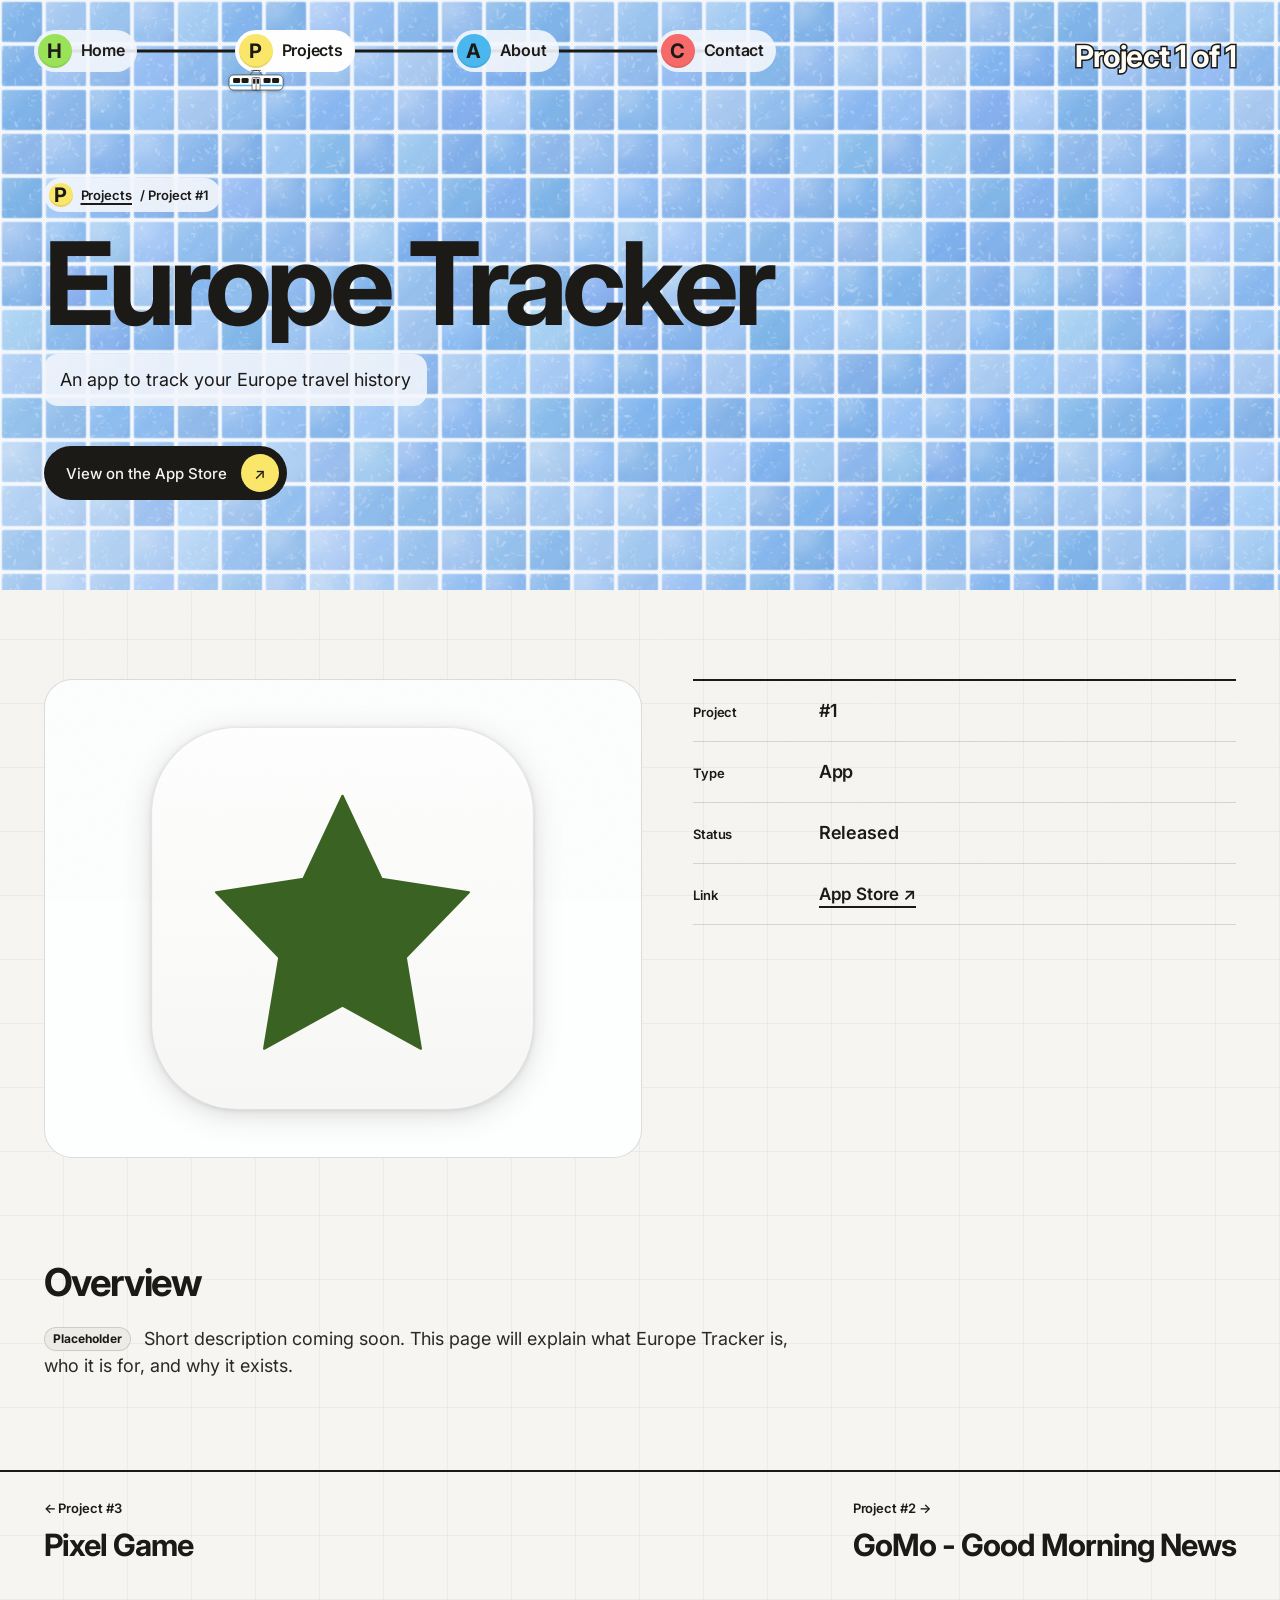
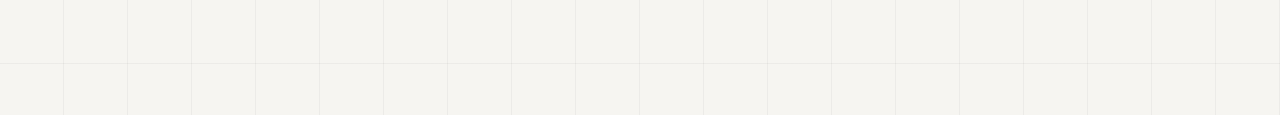
<file: projects/europe-tracker.html>
<!doctype html>
<html lang="en">
<head>
  <meta charset="utf-8">
  <meta name="viewport" content="width=device-width, initial-scale=1">
  <title>Europe Tracker — Project 1 of 1</title>
  <meta name="description" content="An app to track your Europe travel history. Available on the App Store. A Project 1 of 1 project by Wolfgang Huber.">
  <meta name="theme-color" content="#8fbdf0">
  <link rel="canonical" href="https://wolfgang-huber.github.io/project-1-of-1/projects/europe-tracker.html">
  <meta name="author" content="Wolfgang Huber">
  <meta property="og:type" content="website">
  <meta property="og:site_name" content="Project 1 of 1">
  <meta property="og:locale" content="en_GB">
  <meta property="og:title" content="Europe Tracker — Project 1 of 1">
  <meta property="og:description" content="An app to track your Europe travel history. Available on the App Store. A Project 1 of 1 project by Wolfgang Huber.">
  <meta property="og:url" content="https://wolfgang-huber.github.io/project-1-of-1/projects/europe-tracker.html">
  <meta property="og:image" content="https://wolfgang-huber.github.io/project-1-of-1/og-image.png?v=79">
  <meta property="og:image:width" content="1200">
  <meta property="og:image:height" content="630">
  <meta property="og:image:alt" content="Project 1 of 1 by Wolfgang Huber: the home page with the yellow star mascot on blue pool tiles">
  <meta name="twitter:card" content="summary_large_image">
  <meta name="twitter:title" content="Europe Tracker — Project 1 of 1">
  <meta name="twitter:description" content="An app to track your Europe travel history. Available on the App Store. A Project 1 of 1 project by Wolfgang Huber.">
  <meta name="twitter:image" content="https://wolfgang-huber.github.io/project-1-of-1/og-image.png?v=79">
  <script type="application/ld+json">{"@context": "https://schema.org", "@graph": [{"@type": "WebSite", "@id": "https://wolfgang-huber.github.io/project-1-of-1/#website", "name": "Project 1 of 1", "url": "https://wolfgang-huber.github.io/project-1-of-1/", "inLanguage": "en", "author": {"@id": "https://wolfgang-huber.github.io/project-1-of-1/#wolfgang-huber"}, "publisher": {"@id": "https://wolfgang-huber.github.io/project-1-of-1/#wolfgang-huber"}}, {"@type": "Person", "@id": "https://wolfgang-huber.github.io/project-1-of-1/#wolfgang-huber", "name": "Wolfgang Huber", "url": "https://wolfgang-huber.github.io/project-1-of-1/about.html", "sameAs": ["https://www.linkedin.com/in/wolfgang-huber"]}, {"@type": "SoftwareApplication", "name": "Europe Tracker", "url": "https://wolfgang-huber.github.io/project-1-of-1/projects/europe-tracker.html", "description": "An app to track your Europe travel history", "author": {"@id": "https://wolfgang-huber.github.io/project-1-of-1/#wolfgang-huber"}, "isPartOf": {"@id": "https://wolfgang-huber.github.io/project-1-of-1/#website"}, "operatingSystem": "iOS", "applicationCategory": "TravelApplication", "downloadUrl": "https://apps.apple.com/de/app/europe-tracker/id6795404459?l=en-GB"}]}</script>
  <link rel="icon" href="../favicon.svg?v=79" type="image/svg+xml">
  <link rel="icon" href="../favicon.ico?v=79" sizes="16x16 32x32 48x48">
  <link rel="icon" href="../favicon-32.png?v=79" sizes="32x32" type="image/png">
  <link rel="icon" href="../icon-192.png?v=79" sizes="192x192" type="image/png">
  <link rel="icon" href="../icon-512.png?v=79" sizes="512x512" type="image/png">
  <link rel="apple-touch-icon" href="../apple-touch-icon.png?v=79">
  <link rel="preconnect" href="https://fonts.googleapis.com">
  <link rel="preconnect" href="https://fonts.gstatic.com" crossorigin>
  <link href="https://fonts.googleapis.com/css2?family=Inter:wght@400;500;600;700;800&display=swap" rel="stylesheet">
  <link rel="stylesheet" href="../css/styles.css?v=79">
  <meta name="build" content="nav-train-v79">
  <script>document.documentElement.classList.add("js");</script>
</head>
<body>
  <a class="skip-link" href="#main">Skip to content</a>
  <header class="site-header">
    <nav class="nav wrap" aria-label="Primary">
      <a class="logo" href="../index.html" aria-label="Project 1 of 1 — home">
        <span class="logo-outline" aria-hidden="true">Project 1 of 1</span>
      </a>
      <ul class="nav-links route" id="nav-links">
        <li><a href="../index.html"><span class="bullet bullet--lime" aria-hidden="true">H</span><span class="stop"><b>Home</b><small>Start of line</small></span></a></li>
        <li><a href="../projects.html" aria-current="page"><span class="bullet bullet--yellow" aria-hidden="true">P</span><span class="stop"><b>Projects</b><small>3 lots on view</small></span></a></li>
        <li><a href="../about.html"><span class="bullet bullet--sky" aria-hidden="true">A</span><span class="stop"><b>About</b><small>The idea</small></span></a></li>
        <li><a href="../contact.html"><span class="bullet bullet--coral" aria-hidden="true">C</span><span class="stop"><b>Contact</b><small>Say hello</small></span></a></li>
        <li class="train-li" aria-hidden="true"><span class="train"><svg viewBox="0 0 60 24" width="60" height="24"><path d="M24 7L27.5 2.5H32.5L36 7" fill="none" stroke="#1c1a17" stroke-opacity=".55" stroke-width="1" stroke-linejoin="round"/><path d="M25.5 2.5H34.5" stroke="#1c1a17" stroke-opacity=".55" stroke-width="1" stroke-linecap="round"/><rect x="3" y="7" width="54" height="15" rx="4.5" fill="#fff" stroke="#1c1a17" stroke-opacity=".55" stroke-width="1"/><path d="M3.5 17.5H56.5" stroke="#4ab8f0" stroke-width="1.6"/><g fill="#1c1a17"><rect x="7" y="10" width="7" height="5" rx="1.3"/><rect x="15.5" y="10" width="7" height="5" rx="1.3"/><rect x="37.5" y="10" width="7" height="5" rx="1.3"/><rect x="46" y="10" width="7" height="5" rx="1.3"/></g><rect x="26" y="9.5" width="8" height="12.5" rx="1.2" fill="#fff" stroke="#1c1a17" stroke-opacity=".55" stroke-width="1"/><path d="M30 9.5V22" stroke="#1c1a17" stroke-opacity=".55" stroke-width="1"/><g fill="#1c1a17"><rect x="27" y="10.8" width="2.2" height="5" rx=".7"/><rect x="30.8" y="10.8" width="2.2" height="5" rx=".7"/></g></svg></span></li>
      </ul>
    </nav>
  </header>
  <script src="../js/nav.js?v=79"></script>
  <main id="main" class="lot-page lot-page--coral">
    <section class="hero hero--page" aria-labelledby="page-title">
      
      <div class="wrap hero-main">
        <p class="mono hero-kicker reveal"><span class="bullet bullet--sm bullet--yellow" aria-hidden="true">P</span> <a class="crumb" href="../projects.html">Projects</a> / Project #1</p>
        <h1 class="hero-title page-title" id="page-title"><span class="line"><span class="reveal">Europe Tracker</span></span></h1>
        <p class="hero-sub reveal">An app to track your Europe travel history</p>
        <a class="btn reveal" href="https://apps.apple.com/de/app/europe-tracker/id6795404459?l=en-GB" target="_blank" rel="noopener"><span>View on the App Store</span><span class="btn-icon" aria-hidden="true">↗</span><span class="sr-only"> (opens in a new tab)</span></a>
      </div>
    </section>
    <section class="section section--tight" aria-label="Project details">
      <div class="wrap lot-detail">
        <div class="lot-visual lot-visual--hero lot-visual--img reveal"><img src="../img/europe-tracker-icon.svg?v=32" alt="Europe Tracker app icon — green star" width="800" height="800"></div>
        <dl class="facts reveal">
          <div><dt class="mono">Project</dt><dd>#1</dd></div>
          <div><dt class="mono">Type</dt><dd>App</dd></div>
          <div><dt class="mono">Status</dt><dd>Released</dd></div>
          <div><dt class="mono">Link</dt><dd><a class="text-link" href="https://apps.apple.com/de/app/europe-tracker/id6795404459?l=en-GB" target="_blank" rel="noopener">App Store <span aria-hidden="true">↗</span></a></dd></div>
        </dl>
        <div class="lot-text">
          <h2 class="lot-h reveal">Overview</h2>
          <p class="reveal"><span class="ph-tag">Placeholder</span> Short description coming soon. This page will explain what Europe Tracker is, who it is for, and why it exists.</p>
        </div>
      </div>
      <nav class="wrap lot-nav" aria-label="More lots">
        <a class="lot-nav-link" href="pixel-game.html"><span class="mono">← Project #3</span><b>Pixel Game</b></a>
        <a class="lot-nav-link lot-nav-link--next" href="morning-news.html"><span class="mono">Project #2 →</span><b>GoMo - Good Morning News</b></a>
      </nav>
    </section>
  </main>
  <script src="../js/tiles.js?v=79"></script>
  <script type="module" src="../js/main.js?v=79"></script>
</body>
</html>
</file>
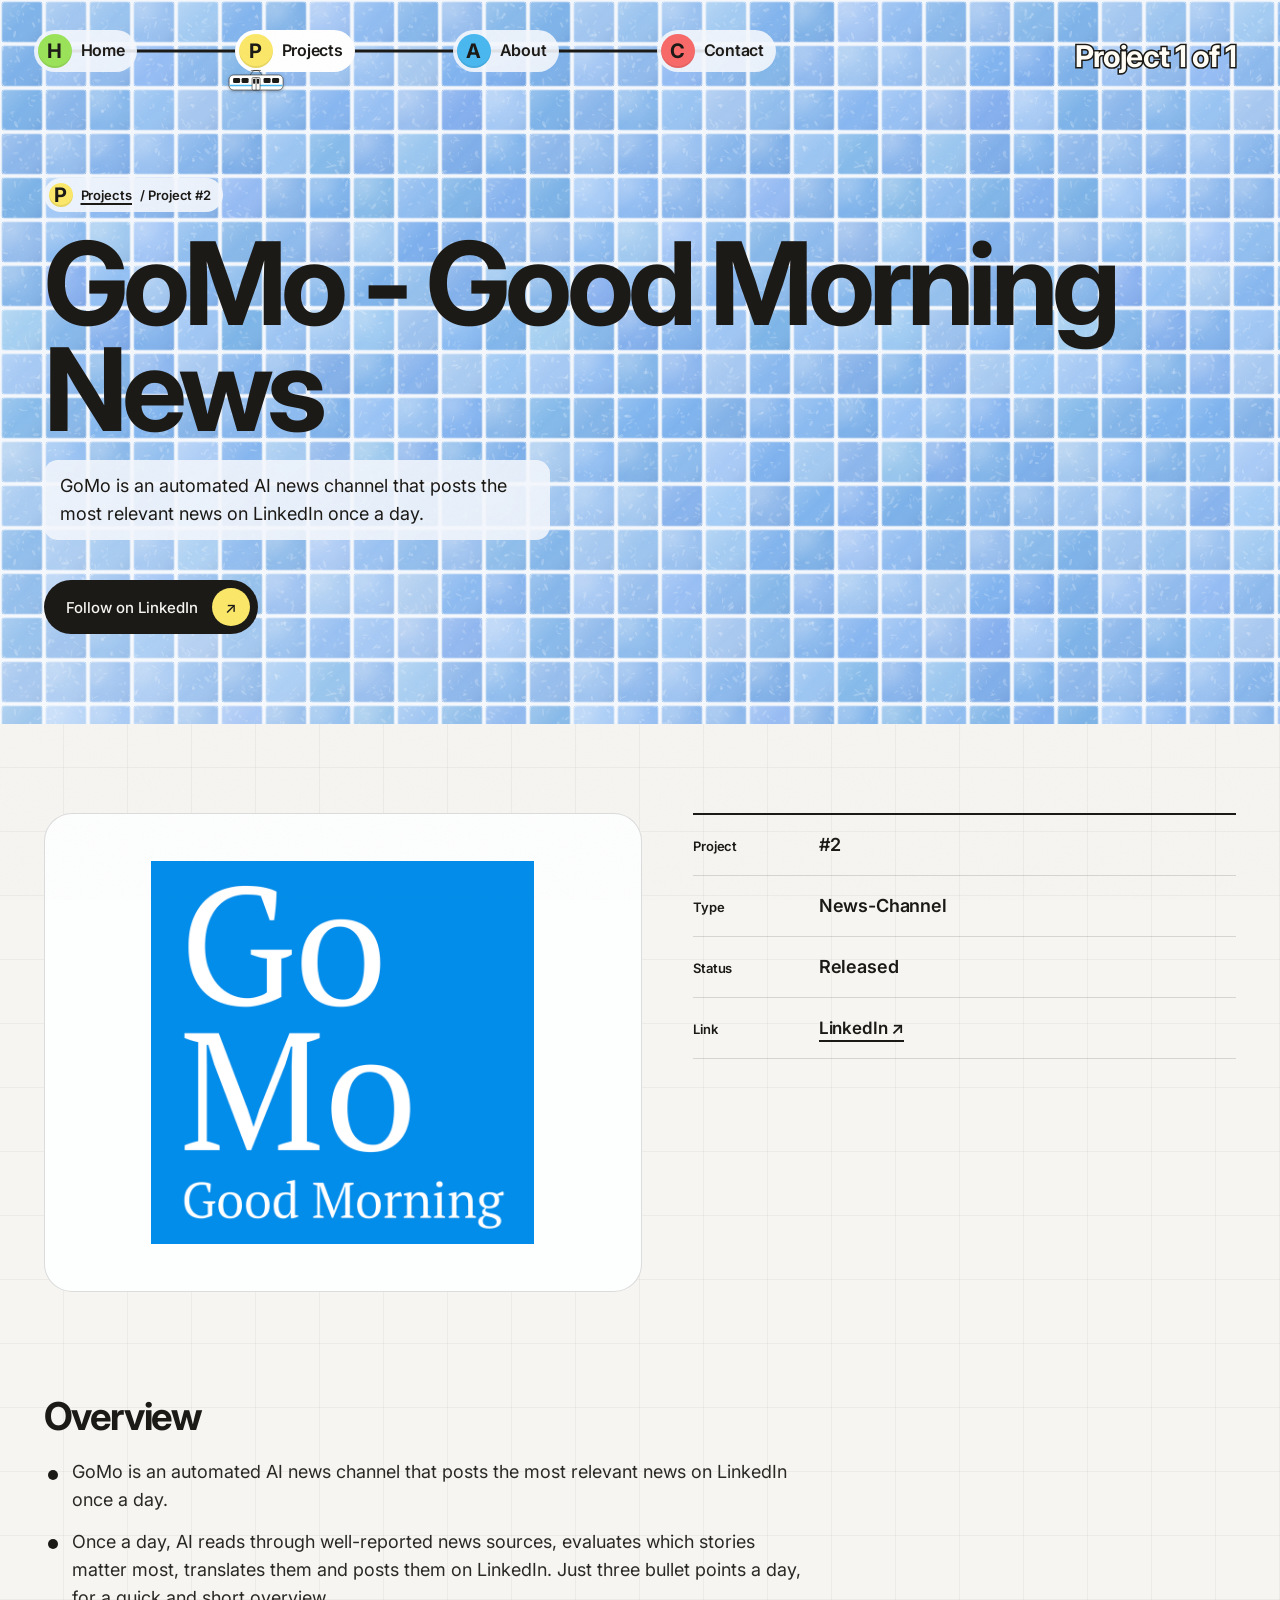
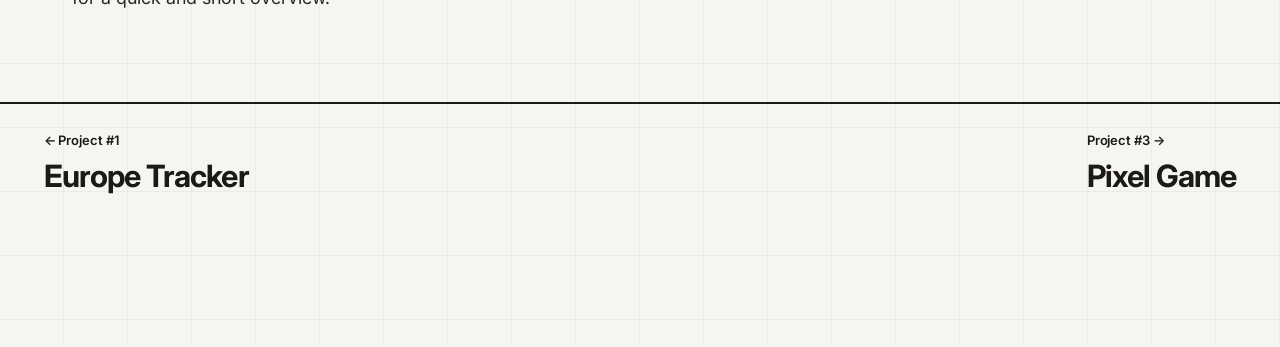
<file: projects/morning-news.html>
<!doctype html>
<html lang="en">
<head>
  <meta charset="utf-8">
  <meta name="viewport" content="width=device-width, initial-scale=1">
  <title>GoMo - Good Morning News — Project 1 of 1</title>
  <meta name="description" content="GoMo is an automated AI news channel that posts the most relevant news on LinkedIn once a day. A Project 1 of 1 project by Wolfgang Huber.">
  <meta name="theme-color" content="#8fbdf0">
  <link rel="canonical" href="https://wolfgang-huber.github.io/project-1-of-1/projects/morning-news.html">
  <meta name="author" content="Wolfgang Huber">
  <meta property="og:type" content="website">
  <meta property="og:site_name" content="Project 1 of 1">
  <meta property="og:locale" content="en_GB">
  <meta property="og:title" content="GoMo - Good Morning News — Project 1 of 1">
  <meta property="og:description" content="GoMo is an automated AI news channel that posts the most relevant news on LinkedIn once a day. A Project 1 of 1 project by Wolfgang Huber.">
  <meta property="og:url" content="https://wolfgang-huber.github.io/project-1-of-1/projects/morning-news.html">
  <meta property="og:image" content="https://wolfgang-huber.github.io/project-1-of-1/og-image.png?v=79">
  <meta property="og:image:width" content="1200">
  <meta property="og:image:height" content="630">
  <meta property="og:image:alt" content="Project 1 of 1 by Wolfgang Huber: the home page with the yellow star mascot on blue pool tiles">
  <meta name="twitter:card" content="summary_large_image">
  <meta name="twitter:title" content="GoMo - Good Morning News — Project 1 of 1">
  <meta name="twitter:description" content="GoMo is an automated AI news channel that posts the most relevant news on LinkedIn once a day. A Project 1 of 1 project by Wolfgang Huber.">
  <meta name="twitter:image" content="https://wolfgang-huber.github.io/project-1-of-1/og-image.png?v=79">
  <script type="application/ld+json">{"@context": "https://schema.org", "@graph": [{"@type": "WebSite", "@id": "https://wolfgang-huber.github.io/project-1-of-1/#website", "name": "Project 1 of 1", "url": "https://wolfgang-huber.github.io/project-1-of-1/", "inLanguage": "en", "author": {"@id": "https://wolfgang-huber.github.io/project-1-of-1/#wolfgang-huber"}, "publisher": {"@id": "https://wolfgang-huber.github.io/project-1-of-1/#wolfgang-huber"}}, {"@type": "Person", "@id": "https://wolfgang-huber.github.io/project-1-of-1/#wolfgang-huber", "name": "Wolfgang Huber", "url": "https://wolfgang-huber.github.io/project-1-of-1/about.html", "sameAs": ["https://www.linkedin.com/in/wolfgang-huber"]}, {"@type": "CreativeWork", "name": "GoMo - Good Morning News", "url": "https://wolfgang-huber.github.io/project-1-of-1/projects/morning-news.html", "description": "GoMo is an automated AI news channel that posts the most relevant news on LinkedIn once a day.", "author": {"@id": "https://wolfgang-huber.github.io/project-1-of-1/#wolfgang-huber"}, "isPartOf": {"@id": "https://wolfgang-huber.github.io/project-1-of-1/#website"}, "sameAs": "https://www.linkedin.com/company/gomo-goodmorningnews/"}]}</script>
  <link rel="icon" href="../favicon.svg?v=79" type="image/svg+xml">
  <link rel="icon" href="../favicon.ico?v=79" sizes="16x16 32x32 48x48">
  <link rel="icon" href="../favicon-32.png?v=79" sizes="32x32" type="image/png">
  <link rel="icon" href="../icon-192.png?v=79" sizes="192x192" type="image/png">
  <link rel="icon" href="../icon-512.png?v=79" sizes="512x512" type="image/png">
  <link rel="apple-touch-icon" href="../apple-touch-icon.png?v=79">
  <link rel="preconnect" href="https://fonts.googleapis.com">
  <link rel="preconnect" href="https://fonts.gstatic.com" crossorigin>
  <link href="https://fonts.googleapis.com/css2?family=Inter:wght@400;500;600;700;800&display=swap" rel="stylesheet">
  <link rel="stylesheet" href="../css/styles.css?v=79">
  <meta name="build" content="nav-train-v79">
  <script>document.documentElement.classList.add("js");</script>
</head>
<body>
  <a class="skip-link" href="#main">Skip to content</a>
  <header class="site-header">
    <nav class="nav wrap" aria-label="Primary">
      <a class="logo" href="../index.html" aria-label="Project 1 of 1 — home">
        <span class="logo-outline" aria-hidden="true">Project 1 of 1</span>
      </a>
      <ul class="nav-links route" id="nav-links">
        <li><a href="../index.html"><span class="bullet bullet--lime" aria-hidden="true">H</span><span class="stop"><b>Home</b><small>Start of line</small></span></a></li>
        <li><a href="../projects.html" aria-current="page"><span class="bullet bullet--yellow" aria-hidden="true">P</span><span class="stop"><b>Projects</b><small>3 lots on view</small></span></a></li>
        <li><a href="../about.html"><span class="bullet bullet--sky" aria-hidden="true">A</span><span class="stop"><b>About</b><small>The idea</small></span></a></li>
        <li><a href="../contact.html"><span class="bullet bullet--coral" aria-hidden="true">C</span><span class="stop"><b>Contact</b><small>Say hello</small></span></a></li>
        <li class="train-li" aria-hidden="true"><span class="train"><svg viewBox="0 0 60 24" width="60" height="24"><path d="M24 7L27.5 2.5H32.5L36 7" fill="none" stroke="#1c1a17" stroke-opacity=".55" stroke-width="1" stroke-linejoin="round"/><path d="M25.5 2.5H34.5" stroke="#1c1a17" stroke-opacity=".55" stroke-width="1" stroke-linecap="round"/><rect x="3" y="7" width="54" height="15" rx="4.5" fill="#fff" stroke="#1c1a17" stroke-opacity=".55" stroke-width="1"/><path d="M3.5 17.5H56.5" stroke="#4ab8f0" stroke-width="1.6"/><g fill="#1c1a17"><rect x="7" y="10" width="7" height="5" rx="1.3"/><rect x="15.5" y="10" width="7" height="5" rx="1.3"/><rect x="37.5" y="10" width="7" height="5" rx="1.3"/><rect x="46" y="10" width="7" height="5" rx="1.3"/></g><rect x="26" y="9.5" width="8" height="12.5" rx="1.2" fill="#fff" stroke="#1c1a17" stroke-opacity=".55" stroke-width="1"/><path d="M30 9.5V22" stroke="#1c1a17" stroke-opacity=".55" stroke-width="1"/><g fill="#1c1a17"><rect x="27" y="10.8" width="2.2" height="5" rx=".7"/><rect x="30.8" y="10.8" width="2.2" height="5" rx=".7"/></g></svg></span></li>
      </ul>
    </nav>
  </header>
  <script src="../js/nav.js?v=79"></script>
  <main id="main" class="lot-page lot-page--sky">
    <section class="hero hero--page" aria-labelledby="page-title">
      
      <div class="wrap hero-main">
        <p class="mono hero-kicker reveal"><span class="bullet bullet--sm bullet--yellow" aria-hidden="true">P</span> <a class="crumb" href="../projects.html">Projects</a> / Project #2</p>
        <h1 class="hero-title page-title" id="page-title"><span class="line"><span class="reveal">GoMo - Good Morning News</span></span></h1>
        <p class="hero-sub reveal">GoMo is an automated AI news channel that posts the most relevant news on LinkedIn once a day.</p>
        <a class="btn reveal" href="https://www.linkedin.com/company/gomo-goodmorningnews/" target="_blank" rel="noopener"><span>Follow on LinkedIn</span><span class="btn-icon" aria-hidden="true">↗</span><span class="sr-only"> (opens in a new tab)</span></a>
      </div>
    </section>
    <section class="section section--tight" aria-label="Project details">
      <div class="wrap lot-detail">
        <div class="lot-visual lot-visual--hero lot-visual--img reveal"><img src="../img/gomo.png" alt="GoMo - Good Morning News logo" width="800" height="800"></div>
        <dl class="facts reveal">
          <div><dt class="mono">Project</dt><dd>#2</dd></div>
          <div><dt class="mono">Type</dt><dd>News-Channel</dd></div>
          <div><dt class="mono">Status</dt><dd>Released</dd></div>
          <div><dt class="mono">Link</dt><dd><a class="text-link" href="https://www.linkedin.com/company/gomo-goodmorningnews/" target="_blank" rel="noopener">LinkedIn <span aria-hidden="true">↗</span></a></dd></div>
        </dl>
        <div class="lot-text">
          <h2 class="lot-h reveal">Overview</h2>
          <ul class="overview-list reveal"><li>GoMo is an automated AI news channel that posts the most relevant news on LinkedIn once a day.</li><li>Once a day, AI reads through well-reported news sources, evaluates which stories matter most, translates them and posts them on LinkedIn. Just three bullet points a day, for a quick and short overview.</li></ul>
        </div>
      </div>
      <nav class="wrap lot-nav" aria-label="More lots">
        <a class="lot-nav-link" href="europe-tracker.html"><span class="mono">← Project #1</span><b>Europe Tracker</b></a>
        <a class="lot-nav-link lot-nav-link--next" href="pixel-game.html"><span class="mono">Project #3 →</span><b>Pixel Game</b></a>
      </nav>
    </section>
  </main>
  <script src="../js/tiles.js?v=79"></script>
  <script type="module" src="../js/main.js?v=79"></script>
</body>
</html>
</file>
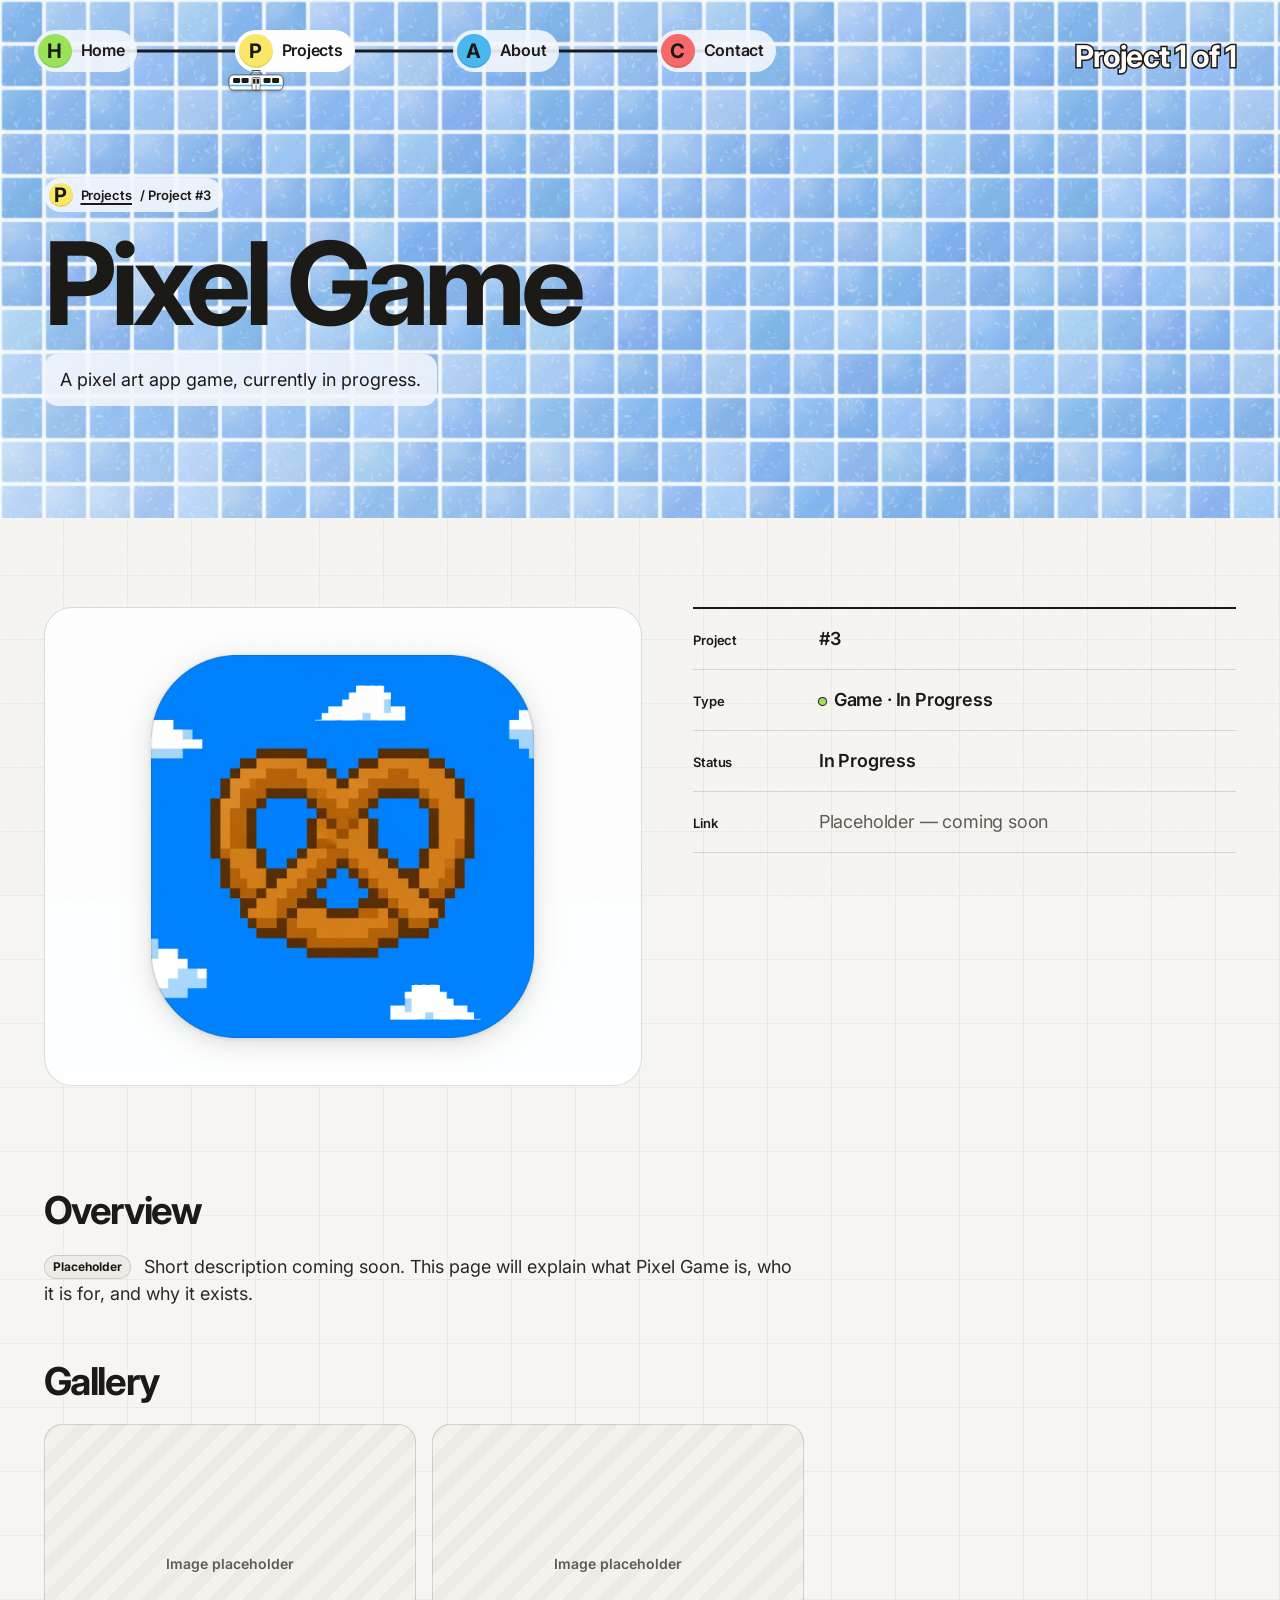
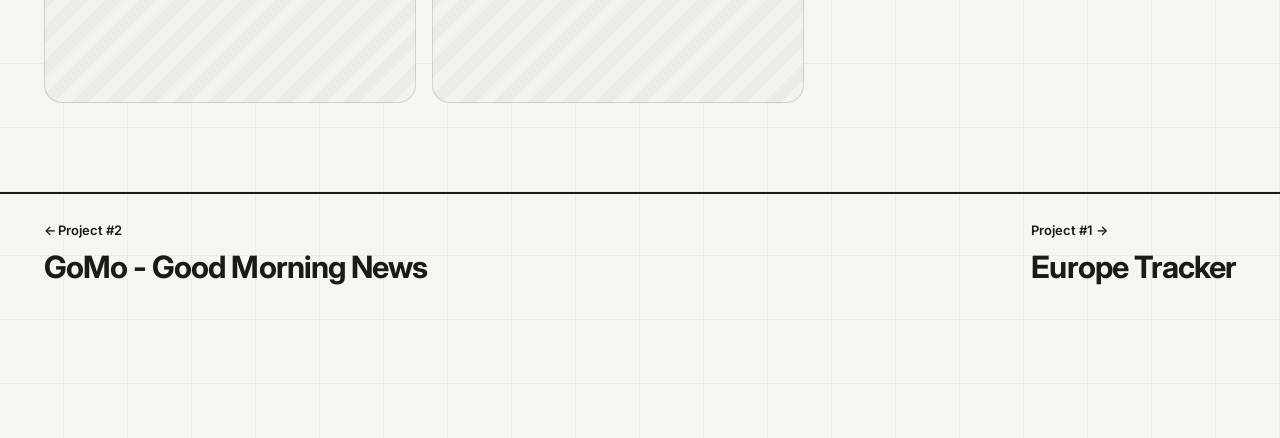
<file: projects/pixel-game.html>
<!doctype html>
<html lang="en">
<head>
  <meta charset="utf-8">
  <meta name="viewport" content="width=device-width, initial-scale=1">
  <title>Pixel Game — Project 1 of 1</title>
  <meta name="description" content="Pixel Game (Project #3) by Wolfgang Huber, Project 1 of 1. A pixel art app game, currently in progress. Details coming soon.">
  <meta name="theme-color" content="#8fbdf0">
  <link rel="canonical" href="https://wolfgang-huber.github.io/project-1-of-1/projects/pixel-game.html">
  <meta name="author" content="Wolfgang Huber">
  <meta property="og:type" content="website">
  <meta property="og:site_name" content="Project 1 of 1">
  <meta property="og:locale" content="en_GB">
  <meta property="og:title" content="Pixel Game — Project 1 of 1">
  <meta property="og:description" content="Pixel Game (Project #3) by Wolfgang Huber, Project 1 of 1. A pixel art app game, currently in progress. Details coming soon.">
  <meta property="og:url" content="https://wolfgang-huber.github.io/project-1-of-1/projects/pixel-game.html">
  <meta property="og:image" content="https://wolfgang-huber.github.io/project-1-of-1/og-image.png?v=79">
  <meta property="og:image:width" content="1200">
  <meta property="og:image:height" content="630">
  <meta property="og:image:alt" content="Project 1 of 1 by Wolfgang Huber: the home page with the yellow star mascot on blue pool tiles">
  <meta name="twitter:card" content="summary_large_image">
  <meta name="twitter:title" content="Pixel Game — Project 1 of 1">
  <meta name="twitter:description" content="Pixel Game (Project #3) by Wolfgang Huber, Project 1 of 1. A pixel art app game, currently in progress. Details coming soon.">
  <meta name="twitter:image" content="https://wolfgang-huber.github.io/project-1-of-1/og-image.png?v=79">
  <script type="application/ld+json">{"@context": "https://schema.org", "@graph": [{"@type": "WebSite", "@id": "https://wolfgang-huber.github.io/project-1-of-1/#website", "name": "Project 1 of 1", "url": "https://wolfgang-huber.github.io/project-1-of-1/", "inLanguage": "en", "author": {"@id": "https://wolfgang-huber.github.io/project-1-of-1/#wolfgang-huber"}, "publisher": {"@id": "https://wolfgang-huber.github.io/project-1-of-1/#wolfgang-huber"}}, {"@type": "Person", "@id": "https://wolfgang-huber.github.io/project-1-of-1/#wolfgang-huber", "name": "Wolfgang Huber", "url": "https://wolfgang-huber.github.io/project-1-of-1/about.html", "sameAs": ["https://www.linkedin.com/in/wolfgang-huber"]}, {"@type": "VideoGame", "name": "Pixel Game", "url": "https://wolfgang-huber.github.io/project-1-of-1/projects/pixel-game.html", "description": "A pixel art app game, currently in progress.", "author": {"@id": "https://wolfgang-huber.github.io/project-1-of-1/#wolfgang-huber"}, "isPartOf": {"@id": "https://wolfgang-huber.github.io/project-1-of-1/#website"}, "creativeWorkStatus": "In progress"}]}</script>
  <link rel="icon" href="../favicon.svg?v=79" type="image/svg+xml">
  <link rel="icon" href="../favicon.ico?v=79" sizes="16x16 32x32 48x48">
  <link rel="icon" href="../favicon-32.png?v=79" sizes="32x32" type="image/png">
  <link rel="icon" href="../icon-192.png?v=79" sizes="192x192" type="image/png">
  <link rel="icon" href="../icon-512.png?v=79" sizes="512x512" type="image/png">
  <link rel="apple-touch-icon" href="../apple-touch-icon.png?v=79">
  <link rel="preconnect" href="https://fonts.googleapis.com">
  <link rel="preconnect" href="https://fonts.gstatic.com" crossorigin>
  <link href="https://fonts.googleapis.com/css2?family=Inter:wght@400;500;600;700;800&display=swap" rel="stylesheet">
  <link rel="stylesheet" href="../css/styles.css?v=79">
  <meta name="build" content="nav-train-v79">
  <script>document.documentElement.classList.add("js");</script>
</head>
<body>
  <a class="skip-link" href="#main">Skip to content</a>
  <header class="site-header">
    <nav class="nav wrap" aria-label="Primary">
      <a class="logo" href="../index.html" aria-label="Project 1 of 1 — home">
        <span class="logo-outline" aria-hidden="true">Project 1 of 1</span>
      </a>
      <ul class="nav-links route" id="nav-links">
        <li><a href="../index.html"><span class="bullet bullet--lime" aria-hidden="true">H</span><span class="stop"><b>Home</b><small>Start of line</small></span></a></li>
        <li><a href="../projects.html" aria-current="page"><span class="bullet bullet--yellow" aria-hidden="true">P</span><span class="stop"><b>Projects</b><small>3 lots on view</small></span></a></li>
        <li><a href="../about.html"><span class="bullet bullet--sky" aria-hidden="true">A</span><span class="stop"><b>About</b><small>The idea</small></span></a></li>
        <li><a href="../contact.html"><span class="bullet bullet--coral" aria-hidden="true">C</span><span class="stop"><b>Contact</b><small>Say hello</small></span></a></li>
        <li class="train-li" aria-hidden="true"><span class="train"><svg viewBox="0 0 60 24" width="60" height="24"><path d="M24 7L27.5 2.5H32.5L36 7" fill="none" stroke="#1c1a17" stroke-opacity=".55" stroke-width="1" stroke-linejoin="round"/><path d="M25.5 2.5H34.5" stroke="#1c1a17" stroke-opacity=".55" stroke-width="1" stroke-linecap="round"/><rect x="3" y="7" width="54" height="15" rx="4.5" fill="#fff" stroke="#1c1a17" stroke-opacity=".55" stroke-width="1"/><path d="M3.5 17.5H56.5" stroke="#4ab8f0" stroke-width="1.6"/><g fill="#1c1a17"><rect x="7" y="10" width="7" height="5" rx="1.3"/><rect x="15.5" y="10" width="7" height="5" rx="1.3"/><rect x="37.5" y="10" width="7" height="5" rx="1.3"/><rect x="46" y="10" width="7" height="5" rx="1.3"/></g><rect x="26" y="9.5" width="8" height="12.5" rx="1.2" fill="#fff" stroke="#1c1a17" stroke-opacity=".55" stroke-width="1"/><path d="M30 9.5V22" stroke="#1c1a17" stroke-opacity=".55" stroke-width="1"/><g fill="#1c1a17"><rect x="27" y="10.8" width="2.2" height="5" rx=".7"/><rect x="30.8" y="10.8" width="2.2" height="5" rx=".7"/></g></svg></span></li>
      </ul>
    </nav>
  </header>
  <script src="../js/nav.js?v=79"></script>
  <main id="main" class="lot-page lot-page--lime">
    <section class="hero hero--page" aria-labelledby="page-title">
      
      <div class="wrap hero-main">
        <p class="mono hero-kicker reveal"><span class="bullet bullet--sm bullet--yellow" aria-hidden="true">P</span> <a class="crumb" href="../projects.html">Projects</a> / Project #3</p>
        <h1 class="hero-title page-title" id="page-title"><span class="line"><span class="reveal">Pixel Game</span></span></h1>
        <p class="hero-sub reveal">A pixel art app game, currently in progress.</p>
        
      </div>
    </section>
    <section class="section section--tight" aria-label="Project details">
      <div class="wrap lot-detail">
        <div class="lot-visual lot-visual--hero lot-visual--img reveal"><img src="../img/pixel-game-icon.png?v=79" alt="Pixel Game app icon — pixel pretzel on blue sky" width="800" height="800"></div>
        <dl class="facts reveal">
          <div><dt class="mono">Project</dt><dd>#3</dd></div>
          <div><dt class="mono">Type</dt><dd><b class="live" aria-hidden="true"></b>Game · In Progress</dd></div>
          <div><dt class="mono">Status</dt><dd>In Progress</dd></div>
          <div><dt class="mono">Link</dt><dd class="ph">Placeholder — coming soon</dd></div>
        </dl>
        <div class="lot-text">
          <h2 class="lot-h reveal">Overview</h2>
          <p class="reveal"><span class="ph-tag">Placeholder</span> Short description coming soon. This page will explain what Pixel Game is, who it is for, and why it exists.</p>
          <h2 class="lot-h reveal">Gallery</h2>
          <div class="gallery reveal">
            <figure class="ph-img"><span>Image placeholder</span></figure>
            <figure class="ph-img"><span>Image placeholder</span></figure>
          </div>
        </div>
      </div>
      <nav class="wrap lot-nav" aria-label="More lots">
        <a class="lot-nav-link" href="morning-news.html"><span class="mono">← Project #2</span><b>GoMo - Good Morning News</b></a>
        <a class="lot-nav-link lot-nav-link--next" href="europe-tracker.html"><span class="mono">Project #1 →</span><b>Europe Tracker</b></a>
      </nav>
    </section>
  </main>
  <script src="../js/tiles.js?v=79"></script>
  <script type="module" src="../js/main.js?v=79"></script>
</body>
</html>
</file>
<file: css/styles.css>
/* Kern Studio (placeholder name) — studio / lab concept */
:root {
  --paper: #f4f0e6;
  --paper-2: #e9e5dc;
  --ink: #1c1a17;
  --ink-2: #2a2926;
  --muted: #5f5b54;
  --accent: #fbe86a;
  --accent-deep: #e9cf2f;
  --coral: #f86a6a;
  --sky: #4ab8f0;
  --lime: #9be35a;
  --display: "Instrument Serif", Georgia, serif;
  --line: rgba(18, 18, 18, 0.14);
  --sans: "Inter Tight", "Inter", system-ui, sans-serif;
  --serif: "Instrument Serif", Georgia, serif;
  --mono: "IBM Plex Mono", ui-monospace, Menlo, monospace;
  --pad: clamp(20px, 3.4vw, 48px);
  --ease: cubic-bezier(0.2, 0.9, 0.1, 1);
  --header-h: 76px;
}
*, *::before, *::after { box-sizing: border-box; }
html { scroll-behavior: smooth; scroll-padding-top: var(--header-h); }
body {
  margin: 0; background: var(--paper); color: var(--ink);
  font: 400 17px/1.55 var(--sans);
  -webkit-font-smoothing: antialiased; overflow-x: hidden;
}
a { color: inherit; text-decoration: none; }
canvas, svg { display: block; }
::selection { background: var(--accent); color: var(--ink); }
:focus-visible { outline: 2px solid var(--ink); box-shadow: 0 0 0 5px var(--accent); outline-offset: 3px; border-radius: 2px; }
.sr-only { position: absolute; width: 1px; height: 1px; overflow: hidden; clip: rect(0 0 0 0); white-space: nowrap; }
.skip-link { position: absolute; left: 12px; top: -60px; z-index: 99; background: var(--ink); color: var(--paper); padding: 10px 14px; font: 500 13px var(--mono); }
.skip-link:focus { top: 12px; }
.wrap { width: 100%; max-width: 1440px; margin: 0 auto; padding: 0 var(--pad); position: relative; }
.mono { font: 500 12px/1.4 var(--mono); letter-spacing: 0.04em; text-transform: uppercase; color: var(--muted); margin: 0; }
em { font-family: var(--serif); font-style: italic; font-weight: 400; letter-spacing: -0.01em; }

/* paper grain */
body::after {
  content: ""; position: fixed; inset: 0; pointer-events: none; z-index: 100; opacity: .35; mix-blend-mode: multiply;
  background-image: url("data:image/svg+xml,%3Csvg xmlns='http://www.w3.org/2000/svg' width='180' height='180'%3E%3Cfilter id='n'%3E%3CfeTurbulence type='fractalNoise' baseFrequency='.85' numOctaves='3' stitchTiles='stitch'/%3E%3CfeColorMatrix values='0 0 0 0 0.5 0 0 0 0 0.45 0 0 0 0 0.4 0 0 0 .18 0'/%3E%3C/filter%3E%3Crect width='100%25' height='100%25' filter='url(%23n)'/%3E%3C/svg%3E");
}

/* ---------- Header ---------- */
.site-header { position: fixed; inset: 0 0 auto; z-index: 50; height: var(--header-h); transition: background .3s, box-shadow .3s; }
.site-header.is-scrolled { background: rgba(242, 239, 232, 0.86); backdrop-filter: blur(12px); -webkit-backdrop-filter: blur(12px); box-shadow: 0 1px 0 var(--line); }
.nav { height: 100%; display: flex; align-items: center; justify-content: space-between; }
.logo { display: inline-flex; align-items: baseline; gap: 2px; }
.logo-word { font: 700 28px/1 var(--sans); letter-spacing: -0.06em; }
.logo-dot { width: 9px; height: 9px; border-radius: 50%; background: var(--accent); margin-left: 2px; }
.logo-sub { font: 500 11px var(--mono); text-transform: uppercase; letter-spacing: .06em; color: var(--muted); margin-left: 10px; }
.nav-links { display: flex; align-items: center; gap: 4px; list-style: none; margin: 0; padding: 0; }
.nav-links a { display: inline-block; padding: 9px 14px; border-radius: 999px; font-weight: 500; font-size: 15px; transition: background .25s, color .25s; }
.nav-links a:hover { background: var(--paper-2); }
.nav-links a[aria-current="page"]:not(.nav-cta) { box-shadow: inset 0 0 0 1px var(--ink); }
.nav-links .nav-cta { background: var(--ink); color: var(--paper); margin-left: 8px; padding: 9px 18px; }
.nav-links .nav-cta:hover { background: var(--accent); color: var(--ink); }
.nav-toggle { display: none; background: var(--ink); color: var(--paper); border: 0; border-radius: 999px; padding: 10px 18px; font: 500 14px var(--sans); cursor: pointer; }

/* ---------- Hero ---------- */
.hero { position: relative; min-height: 100vh; min-height: 100svh; display: flex; flex-direction: column; justify-content: space-between; padding: calc(var(--header-h) + 8px) 0 clamp(28px, 3.4vw, 44px); overflow: hidden; }
.hero-stage { position: absolute; inset: 0; z-index: 0; }
#globe { width: 100%; height: 100%; touch-action: pan-y; }
.blob-fallback { display: none; }
.no-webgl .blob-fallback { display: block; position: absolute; right: 8%; top: 18%; width: 36vw; aspect-ratio: 1; border-radius: 44% 56% 52% 48%; background: radial-gradient(circle at 35% 30%, #4a4642, #121212 60%); box-shadow: 0 0 0 1px var(--accent); }
.hero-top { position: relative; z-index: 2; display: flex; gap: clamp(16px, 3vw, 44px); padding-top: 14px; border-top: 1px solid var(--line); margin-top: 0; }
.hero-top .hero-hint { margin-left: auto; color: var(--ink); }
.hero-main { position: relative; z-index: 2; display: grid; grid-template-columns: minmax(0, 760px); align-items: end; gap: 26px; pointer-events: none; }
.hero-main a { pointer-events: auto; }
.hero-title { margin: 0; font-family: var(--display); font-weight: 400; font-size: clamp(60px, 8.6vw, 138px); line-height: 0.88; letter-spacing: -0.025em; }
.hero-title .line { display: block; overflow: hidden; padding-bottom: 0.06em; margin-bottom: -0.06em; }
.hero-title .line > span { display: inline-block; }
.hero-title em { font-size: 1em; letter-spacing: -0.02em; color: var(--ink); padding: 0 0.08em 0 0.04em; background: linear-gradient(transparent 52%, var(--accent) 52%, var(--accent) 90%, transparent 90%); }
.hero-side { padding-bottom: 6px; display: flex; align-items: center; gap: 28px; flex-wrap: wrap; }
.hero-side .hero-sub { margin: 0; }
.hero-sub { margin: 0 0 22px; color: var(--ink-2); font-size: 17px; max-width: 34ch; }
.btn { display: inline-flex; align-items: center; gap: 14px; padding: 8px 8px 8px 22px; border-radius: 999px; background: var(--ink); color: var(--paper); font-weight: 500; font-size: 15px; transition: background .3s var(--ease); }
.btn-icon { display: grid; place-items: center; width: 38px; height: 38px; border-radius: 50%; background: var(--accent); color: var(--ink); transition: transform .4s var(--ease); }
.btn:hover .btn-icon { transform: rotate(-45deg) scale(1.06); }
.badge { position: absolute; z-index: 2; right: calc(var(--pad) + 8px); top: auto; bottom: 48px; width: 112px; height: 112px; animation: spin 18s linear infinite; pointer-events: none; }
.badge text { font: 500 9.6px var(--mono); letter-spacing: .14em; text-transform: uppercase; fill: var(--ink); }
.badge circle { fill: var(--accent); }
@keyframes spin { to { transform: rotate(360deg); } }

/* ---------- Marquee ---------- */

/* ---------- Sections ---------- */
.section { padding: clamp(88px, 11vw, 160px) 0; }
.section-head { display: flex; justify-content: space-between; align-items: end; gap: 24px; border-bottom: 1px solid var(--ink); padding-bottom: 22px; flex-wrap: wrap-reverse; }
.section-title { margin: 0; font-family: var(--display); font-weight: 400; font-size: clamp(52px, 7.4vw, 120px); line-height: .9; letter-spacing: -0.025em; }
.section-title em { color: var(--ink); padding: 0 .06em; background: linear-gradient(transparent 55%, var(--accent) 55%, var(--accent) 92%, transparent 92%); }

/* Work list */
.work { list-style: none; margin: 0; padding: 0; }
.work-item { border-bottom: 1px solid var(--line); }
.work-link {
  position: relative; isolation: isolate;
  display: grid; grid-template-columns: 70px 120px minmax(0, 1.3fr) minmax(0, 0.8fr) minmax(0, 1.2fr) 48px;
  align-items: center; gap: 24px; padding: 30px 0;
  transition: color .35s var(--ease), padding .45s var(--ease);
}
.work-link::before { content: ""; position: absolute; inset: 0 calc(-1 * var(--pad)); background: var(--lot, var(--accent)); z-index: -1; transform: scaleY(0); transform-origin: bottom; transition: transform .45s var(--ease); }
.work-link:hover, .work-link:focus-visible { color: var(--ink); padding-left: 18px; }
.work-link:hover::before, .work-link:focus-visible::before { transform: scaleY(1); }
.work-link:hover .mono, .work-link:focus-visible .mono { color: var(--ink); }
.work-name { font-family: var(--display); font-weight: 400; font-size: clamp(34px, 4vw, 62px); letter-spacing: -0.02em; line-height: 1; }
.work-desc { color: inherit; opacity: .78; font-size: 16px; }
.work-arrow { justify-self: end; display: grid; place-items: center; width: 46px; height: 46px; border-radius: 50%; border: 1px solid currentColor; font-size: 18px; transition: background .35s, transform .45s var(--ease), border-color .35s; }
.work-link:hover .work-arrow { background: var(--ink); border-color: var(--ink); color: var(--paper); transform: rotate(-45deg); }
.live { display: inline-block; width: 7px; height: 7px; border-radius: 50%; background: var(--accent); margin-right: 8px; vertical-align: 1px; animation: blink 1.6s steps(2) infinite; }
@keyframes blink { 50% { opacity: .2; } }

/* thumbnails — abstract, CSS only */
.work-thumb { position: relative; width: 120px; height: 84px; border-radius: 10px; overflow: hidden; background: var(--paper-2); transition: transform .5s var(--ease); }
.work-link:hover .work-thumb { transform: scale(1.06) rotate(-2deg); }
.thumb--tracker { background: var(--accent); }
.thumb--tracker i { position: absolute; left: 50%; top: 50%; border: 1.5px solid var(--ink); border-radius: 50%; transform: translate(-50%, -50%); }
.thumb--tracker i:nth-child(1) { width: 20px; height: 20px; background: var(--ink); }
.thumb--tracker i:nth-child(2) { width: 46px; height: 46px; }
.thumb--tracker i:nth-child(3) { width: 72px; height: 72px; opacity: .5; }
.thumb--news { background: var(--ink); }
.work-link:hover .thumb--news { box-shadow: inset 0 0 0 1px rgba(242,239,232,.25); }
.thumb--news i { position: absolute; left: 50%; bottom: -34px; border-radius: 50%; transform: translateX(-50%); }
.thumb--news i:nth-child(1) { width: 52px; height: 52px; background: var(--accent); bottom: -18px; }
.thumb--news i:nth-child(2) { width: 84px; height: 84px; border: 1.5px solid var(--accent); bottom: -34px; opacity: .6; }
.thumb--news i:nth-child(3) { width: 116px; height: 116px; border: 1.5px solid var(--accent); bottom: -50px; opacity: .3; }
.thumb--pixel { background: #d9d4c8; display: grid; grid-template-columns: repeat(2, 18px); grid-auto-rows: 18px; place-content: center; }
.thumb--pixel i { background: var(--ink); }
.thumb--pixel i:nth-child(2), .thumb--pixel i:nth-child(3) { background: var(--accent); }
.work-link:hover .thumb--pixel i { animation: hop .6s var(--ease) infinite alternate; }
.thumb--pixel i:nth-child(2) { animation-delay: .1s !important; }
.thumb--pixel i:nth-child(3) { animation-delay: .2s !important; }
.thumb--pixel i:nth-child(4) { animation-delay: .3s !important; }
@keyframes hop { to { transform: translateY(-5px); } }

/* About */
.section--about { background: var(--paper-2); }
.about-title { margin: 22px 0 clamp(56px, 7vw, 96px); max-width: 24ch; font-family: var(--display); font-weight: 400; font-size: clamp(36px, 4.8vw, 74px); line-height: 1.02; letter-spacing: -0.02em; }
.about-title .muted { color: var(--muted); }
.pillars { list-style: none; margin: 0; padding: 0; display: grid; grid-template-columns: repeat(3, 1fr); gap: 0; border-top: 1px solid var(--ink); }
.pillars li { padding: 26px 28px 8px 0; }
.pillars li + li { padding-left: 28px; border-left: 1px solid var(--line); }
.pillars h3 { margin: 18px 0 8px; font-family: var(--display); font-weight: 400; font-size: 40px; letter-spacing: -0.01em; }
.pillars p { margin: 0; color: var(--ink-2); max-width: 30ch; }

/* Footer */
.footer { background: var(--ink); color: var(--paper); padding: clamp(88px, 11vw, 150px) 0 32px; }
.footer .mono { color: rgba(242, 239, 232, .6); }
.footer-title { margin: 18px 0 clamp(56px, 7vw, 96px); font-family: var(--display); font-weight: 400; font-size: clamp(72px, 14vw, 236px); line-height: .85; letter-spacing: -0.03em; }
.footer-title a { display: inline-flex; align-items: flex-start; gap: .08em; transition: color .3s; }
.footer-title a { color: var(--accent); }
.footer-title a:hover { color: #fff; }
.footer-arrow { font-size: .45em; color: var(--accent); transition: transform .45s var(--ease); }
.footer-title a:hover .footer-arrow { transform: translate(8px, -8px); }
.footer-grid { display: grid; grid-template-columns: repeat(3, 1fr); gap: 28px; border-top: 1px solid rgba(242,239,232,.18); padding-top: 22px; }
.footer-grid p { margin: 8px 0 0; font-size: 20px; letter-spacing: -0.02em; }
.footer-bottom { display: flex; justify-content: space-between; margin-top: clamp(64px, 8vw, 120px); }
.footer-bottom a:hover { color: var(--accent); }

/* Reveal */
.js .reveal { opacity: 0; transform: translateY(24px); transition: opacity .9s var(--ease), transform .9s var(--ease); transition-delay: var(--d, 0s); }
.js .hero-title .reveal { transform: translateY(105%); opacity: 1; transition-duration: 1.1s; }
.js .reveal.is-visible { opacity: 1; transform: none; }

/* Responsive */
@media (max-width: 1100px) {
  .work-link { grid-template-columns: 56px 100px 1fr auto 48px; }
  .work-desc { display: none; }
  .work-thumb { width: 100px; height: 72px; }
}
@media (max-width: 760px) {
  :root { --header-h: 64px; }
  .nav-toggle { display: block; }
  .nav-links { position: fixed; top: var(--header-h); left: 0; right: 0; flex-direction: column; align-items: stretch; gap: 0; padding: 8px var(--pad) 22px; background: var(--paper); box-shadow: 0 1px 0 var(--line); opacity: 0; visibility: hidden; transform: translateY(-8px); transition: opacity .3s, transform .3s var(--ease), visibility .3s; }
  .nav-links.is-open { opacity: 1; visibility: visible; transform: none; }
  .nav-links a { display: block; padding: 14px 0; border-radius: 0; border-bottom: 1px solid var(--line); font-size: 30px; font-weight: 600; letter-spacing: -0.04em; }
  .nav-links a[aria-current="page"]:not(.nav-cta) { box-shadow: none; text-decoration: underline; text-decoration-color: var(--accent); text-decoration-thickness: 5px; text-underline-offset: 6px; }
  .nav-links .nav-cta { margin: 16px 0 0; text-align: center; border-radius: 999px; font-size: 18px; letter-spacing: 0; padding: 14px; }
  .logo-sub { display: none; }
  .hero { justify-content: flex-end; gap: 0; }
  .hero-top { position: absolute; top: calc(var(--header-h) + 10px); left: 0; right: 0; flex-wrap: wrap; gap: 12px; }
  .hero-top .hero-hint { display: none; }
  .hero-main { grid-template-columns: 1fr; gap: 22px; }
  .hero-title { font-size: clamp(50px, 15vw, 84px); }
  .badge { width: 84px; height: 84px; top: auto; bottom: 46%; right: var(--pad); }
  .work-link { grid-template-columns: 64px 1fr 40px; grid-template-areas: "thumb name arrow" "thumb type arrow"; gap: 4px 16px; padding: 22px 0; }
  .work-num { display: none; }
  .work-thumb { grid-area: thumb; width: 64px; height: 64px; }
  .work-name { grid-area: name; font-size: 28px; }
  .work-type { grid-area: type; }
  .work-arrow { grid-area: arrow; width: 40px; height: 40px; }
  .thumb--tracker i:nth-child(3) { display: none; }
  .pillars { grid-template-columns: 1fr; }
  .pillars li, .pillars li + li { padding: 22px 0; border-left: 0; border-bottom: 1px solid var(--line); }
  .footer-grid { grid-template-columns: 1fr; gap: 18px; }
}
@media (prefers-reduced-motion: reduce) {
  html { scroll-behavior: auto; }
  *, *::before, *::after { animation: none !important; transition-duration: .001ms !important; }
  .js .reveal, .js .hero-title .reveal { opacity: 1; transform: none; }
}



/* --- Classical x candy additions --- */
.orn { font-family: var(--serif); font-size: 15px; color: var(--ink); margin-right: 6px; text-transform: none; }
.work-item--coral { --lot: var(--coral); }
.work-item--sky { --lot: var(--sky); }
.work-item--lime { --lot: var(--lime); }
.swatch { border-radius: 14px; background: var(--lot); box-shadow: inset 0 0 0 1px rgba(0,0,0,.06), inset 10px 10px 18px rgba(255,255,255,.5), inset -6px -8px 14px rgba(0,0,0,.08), 0 10px 22px -12px rgba(0,0,0,.35); }
.swatch::before { content: ""; position: absolute; left: 12px; top: 10px; width: 10px; height: 10px; border-radius: 50%; background: #1c1a17; box-shadow: 14px 0 0 -3px #8a8780; }
.swatch::after { content: ""; position: absolute; inset: 0; border-radius: inherit; background: linear-gradient(115deg, rgba(255,255,255,.55) 0 22%, transparent 23%); }
.work-link:hover .swatch { box-shadow: inset 0 0 0 2px var(--ink), 0 12px 24px -10px rgba(0,0,0,.4); }
.dot { display: inline-block; width: 10px; height: 10px; border-radius: 50%; margin-right: 8px; vertical-align: -1px; box-shadow: inset 2px 2px 3px rgba(255,255,255,.6); }
.dot--coral { background: var(--coral); } .dot--sky { background: var(--sky); } .dot--lime { background: var(--lime); }
.section-head { border-bottom: 0; position: relative; padding-bottom: 26px; }
.section-head::after { content: ""; position: absolute; left: 0; right: 0; bottom: 0; height: 5px; border-top: 1px solid var(--ink); border-bottom: 1px solid var(--ink); }
.hero-title .line:nth-child(2) em { background: linear-gradient(transparent 56%, var(--accent) 56%, var(--accent) 90%, transparent 90%); }
.live { background: var(--lime); box-shadow: 0 0 0 1px var(--ink); }
.logo-dot { box-shadow: 0 0 0 1.5px var(--ink); }
.badge circle { stroke: var(--ink); stroke-width: 1.5; }
.footer { background: #1c1a17; }
.footer-arrow { color: var(--accent); }

/* --- NYC-transit style navigation & labels (5c colours) --- */
:root { --transit: "Archivo", "Helvetica Neue", Helvetica, Arial, sans-serif; }
.mono { font: 700 13px/1.3 var(--transit); letter-spacing: -0.005em; text-transform: none; color: var(--ink); display: inline-flex; align-items: center; gap: 8px; }
.hero-top .mono { font-weight: 700; }
.badge text { font-family: var(--transit); font-weight: 700; letter-spacing: .08em; }
.bullet {
  --b: var(--accent); --fg: var(--ink);
  flex: none; display: inline-grid; place-items: center; width: 34px; height: 34px; border-radius: 50%;
  background: var(--b); color: var(--fg); font: 800 19px/1 var(--transit); letter-spacing: -0.02em;
  box-shadow: inset 0 -2px 0 rgba(0,0,0,.08);
}
.bullet--sm { width: 24px; height: 24px; font-size: 13px; }
.bullet--yellow { --b: var(--accent); --fg: #1c1a17; }
.bullet--coral { --b: var(--coral); --fg: #1c1a17; }
.bullet--sky { --b: var(--sky); --fg: #1c1a17; }
.bullet--lime { --b: var(--lime); --fg: #1c1a17; }

.route { position: relative; gap: 0 !important; padding: 4px 0 !important; }
.route::before { /* the line connecting the stops */
  content: ""; position: absolute; left: 22px; right: 22px; top: 50%; height: 3px; transform: translateY(-50%);
  background: var(--ink); border-radius: 2px; z-index: 0;
}
.route li { position: relative; z-index: 1; }
.route a, .route a:hover { display: inline-flex !important; align-items: center; gap: 9px; padding: 4px 12px 4px 4px !important; margin: 0 6px; border-radius: 999px !important; background: var(--paper) !important; box-shadow: none !important; transition: transform .25s var(--ease); color: var(--ink) !important; }
.route a::after { display: none; }
.route a:hover { transform: translateY(-2px); }
.route .stop { display: grid; line-height: 1.05; }
.route .stop b { font: 700 15px/1.1 var(--transit); letter-spacing: -0.01em; }
.route .stop small { display: none; font: 500 12px/1.2 var(--transit); color: var(--muted); }
.route a[aria-current="page"] .bullet { box-shadow: 0 0 0 3px var(--paper), 0 0 0 5px var(--ink); }
.route a[aria-current="page"] .stop b { text-decoration: underline; text-decoration-thickness: 3px; text-underline-offset: 4px; text-decoration-color: var(--b, var(--ink)); }
.nav-toggle { font-family: var(--transit); font-weight: 700; }

@media (max-width: 760px) {
  .route { position: fixed; top: var(--header-h); left: 0; right: 0; flex-direction: row; justify-content: space-between; padding: 12px var(--pad) 38px !important; background: var(--paper); box-shadow: 0 1px 0 var(--line); }
  .route::before { left: calc(var(--pad) + 18px); right: calc(var(--pad) + 18px); top: 34px; width: auto; height: 3px; }
  .route a, .route a:hover { display: inline-flex !important; flex-direction: column; align-items: center; margin: 0 !important; padding: 0 !important; gap: 6px; background: transparent !important; font-size: inherit !important; letter-spacing: 0 !important; }
  .route .bullet { width: 44px; height: 44px; font-size: 24px; box-shadow: 0 0 0 4px var(--paper); }
  .route a[aria-current="page"] .bullet { box-shadow: 0 0 0 4px var(--paper), 0 0 0 6px var(--ink); }
  .route .stop { text-align: center; }
  .route .stop b { font-size: 13px; letter-spacing: -0.01em; }
  .route .stop small { display: none; }
  .route a[aria-current="page"] .stop b { text-decoration: underline; text-decoration-thickness: 3px; text-underline-offset: 3px; }
}
.route a { text-decoration: none !important; }

/* ===== v4: clean background, menu top-left, "1 of 1" brand ===== */
:root { --paper: #f6f5f1; --paper-2: #ecebe5; }
body { background-color: var(--paper);
  background-image:
    linear-gradient(rgba(28,26,23,.045) 1px, transparent 1px),
    linear-gradient(90deg, rgba(28,26,23,.045) 1px, transparent 1px);
  background-size: 64px 64px; background-position: -1px -1px; }
body::after { opacity: .18; }
.section--about { background: var(--accent); }
.section--about .about-title .muted { color: rgba(28,26,23,.6); }
.section--about .pillars { border-top-color: var(--ink); }
.section--about .pillars li + li { border-left-color: rgba(28,26,23,.2); }
.site-header.is-scrolled { background: rgba(246,245,241,.9); }
.bullet { font-weight: 900; font-size: 20px; letter-spacing: -0.03em; }
.mono { font-weight: 700; letter-spacing: 0; }
.route .stop b { font: 800 16px/1.1 var(--transit); letter-spacing: -0.015em; }
.nav { justify-content: flex-start; gap: 12px; }
.nav-links { order: 0; margin-left: -10px !important; }
.logo { order: 2; margin-left: auto; display: inline-flex; align-items: center; gap: 10px; }
.logo-name { font: 400 26px/1 var(--display); letter-spacing: -0.01em; }
.logo-mark { display: inline-flex; align-items: baseline; gap: 5px; padding: 7px 12px 8px; background: var(--ink); color: var(--paper); border-radius: 8px; font: 900 17px/1 var(--transit); letter-spacing: -0.02em; }
.logo-mark i { font: italic 400 16px/1 var(--display); color: var(--accent); }
.badge { display: none; }
@media (max-width: 760px) {
  .nav-toggle { order: 0; }
  .logo-name { font-size: 22px; }
  .route a[aria-current="page"] .bullet { box-shadow: 0 0 0 4px var(--paper), 0 0 0 6px var(--ink); }
}

/* ===== v4 tiles + single Apple-like type family ===== */
:root {
  --apple: -apple-system, BlinkMacSystemFont, "SF Pro Display", "SF Pro Text", "Helvetica Neue", Inter, Arial, sans-serif;
  --sans: var(--apple); --serif: var(--apple); --mono: var(--apple); --display: var(--apple); --transit: var(--apple);
  --tile: #8fbdf0;
}
body, button, input { font-family: var(--apple); }
em { font-family: var(--apple); font-style: normal; font-weight: inherit; }
.hero-title { font-family: var(--apple); font-weight: 700; letter-spacing: -0.05em; line-height: .92; font-size: clamp(54px, 7.6vw, 122px); }
.hero-title em { letter-spacing: -0.05em; }
.section-title { font-family: var(--apple); font-weight: 700; letter-spacing: -0.05em; }
.work-name { font-family: var(--apple); font-weight: 600; letter-spacing: -0.04em; }
.about-title { font-family: var(--apple); font-weight: 600; letter-spacing: -0.035em; line-height: 1.06; }
.pillars h3 { font-family: var(--apple); font-weight: 700; font-size: 30px; letter-spacing: -0.03em; }
.footer-title { font-family: var(--apple); font-weight: 700; letter-spacing: -0.06em; }
.mono { font-family: var(--apple); font-weight: 600; font-size: 13px; letter-spacing: -0.005em; }
.bullet { font-family: var(--apple); font-weight: 700; letter-spacing: -0.02em; }
.route .stop b { font-family: var(--apple); font-weight: 600; letter-spacing: -0.015em; }
.route .stop small { font-family: var(--apple); }
.logo-name { font-family: var(--apple); font-weight: 600; font-size: 21px; letter-spacing: -0.03em; }
.logo-mark { font-family: var(--apple); font-weight: 700; }
.logo-mark i { font-family: var(--apple); font-style: normal; font-weight: 500; font-size: 14px; }
.orn { font-family: var(--apple); }
.btn, .nav-toggle { font-family: var(--apple); }

/* pool-tile mosaic hero (pattern painted by js/tiles.js; CSS grid fallback) */
.hero {
  background-color: var(--tile);
  background-image:
    linear-gradient(#f4f8fd 3px, transparent 3px),
    linear-gradient(90deg, #f4f8fd 3px, transparent 3px);
  background-size: 44px 44px;
}
.hero.has-tiles { background-image: var(--tiles-img); background-size: var(--tiles-size) var(--tiles-size); }
.hero::after { /* soft water light so the type area stays calm */
  content: ""; position: absolute; inset: 0; pointer-events: none; z-index: 0;
  background: radial-gradient(120% 90% at 0% 100%, rgba(255,255,255,.28), transparent 55%);
}
.hero-top { border-top-color: rgba(28,26,23,.25); }
.hero-sub { color: var(--ink); }
.site-header:not(.is-scrolled) .route a { background: transparent !important; }
.site-header:not(.is-scrolled) .route a .stop b { color: var(--ink); }
.site-header:not(.is-scrolled) .route a[aria-current="page"] .bullet { box-shadow: 0 0 0 3px var(--tile), 0 0 0 5px var(--ink); }
.hero-stage { z-index: 1; }
.site-header:not(.is-scrolled) .route a { background: rgba(244,248,253,.9) !important; }
.hero-sub { background: rgba(244,248,253,.88); padding: 12px 16px; border-radius: 14px; }
.hero-top .mono { background: rgba(244,248,253,.88); padding: 5px 10px; border-radius: 999px; }
.hero-top { border-top: 0; }
.work-name { font-size: clamp(28px, 3.2vw, 48px); white-space: nowrap; }

/* ===================== Multi-page site ===================== */

/* Home hero without centerpiece: wide headline */
.hero--home .hero-main { grid-template-columns: minmax(0, 1fr); }
.hero--home .hero-title { font-size: clamp(56px, 10.4vw, 176px); line-height: .9; max-width: 13ch; }
.hero--home .hero-side { max-width: 860px; }
.hero--home .hero-title .line:nth-child(2) em { background: linear-gradient(transparent 56%, var(--accent) 56%, var(--accent) 90%, transparent 90%); }

/* Sub-page hero (shorter, same tiles) */
.hero--page { min-height: 0; padding: calc(var(--header-h) + clamp(56px, 8vw, 110px)) 0 clamp(56px, 7vw, 96px); justify-content: flex-end; }
.hero--page .hero-main { grid-template-columns: minmax(0, 1fr); gap: 18px; }
.hero-kicker { align-self: start; background: rgba(244,248,253,.9); padding: 5px 12px 5px 5px; border-radius: 999px; width: max-content; }
.page-title { font-size: clamp(56px, 9vw, 150px); }
.hero--page .hero-sub { max-width: 46ch; font-size: 18px; width: max-content; max-width: min(46ch, 100%); }
.crumb { text-decoration: underline; text-decoration-thickness: 2px; text-underline-offset: 3px; }
.crumb:hover { text-decoration-color: var(--coral); }

.section--tight { padding-top: clamp(56px, 7vw, 96px); }
.section-more { margin: 28px 0 0; }
.text-link { font-weight: 600; font-size: 17px; border-bottom: 2px solid var(--ink); padding-bottom: 2px; transition: border-color .25s, color .25s; }
.text-link span { display: inline-block; transition: transform .3s var(--ease); }
.text-link:hover { border-color: var(--accent-deep); }
.text-link:hover span { transform: translateX(4px); }
.footer-nav { display: flex; gap: 18px; flex-wrap: wrap; }
.footer-nav a, .footer-bottom a.mono { color: rgba(242,239,232,.75); }
.footer-nav a:hover { color: var(--accent); }
.footer .mono { color: rgba(242, 239, 232, .7); }
.footer--slim { padding-top: 32px; }
.footer--slim .footer-bottom { margin-top: 0; }

/* Lots grid (projects page) */
.lots { list-style: none; margin: 0; padding: 0; display: grid; grid-template-columns: repeat(3, 1fr); gap: clamp(16px, 2vw, 28px); }
.lot-card a { display: flex; flex-direction: column; gap: 12px; height: 100%; padding: 14px 14px 22px; border-radius: 22px; background: #fff; box-shadow: 0 1px 0 rgba(0,0,0,.04), 0 18px 40px -28px rgba(28,26,23,.45); transition: transform .45s var(--ease), box-shadow .45s var(--ease); }
.lot-card a:hover, .lot-card a:focus-visible { transform: translateY(-6px); box-shadow: 0 1px 0 rgba(0,0,0,.04), 0 30px 60px -30px rgba(28,26,23,.5); }
.lot-card--coral { --lot: var(--coral); } .lot-card--sky { --lot: var(--sky); } .lot-card--lime { --lot: var(--lime); }
.lot-visual { position: relative; display: grid; place-items: center; aspect-ratio: 4 / 3; width: 100%; height: auto; overflow: hidden; }
.lot-big { position: relative; z-index: 1; font-weight: 800; font-size: clamp(56px, 7vw, 104px); letter-spacing: -0.06em; color: rgba(28,26,23,.88); transition: transform .5s var(--ease); }
.lot-card a:hover .lot-big { transform: scale(1.06) rotate(-2deg); }
.lot-meta { display: flex; justify-content: space-between; gap: 8px; padding: 6px 8px 0; }
.lot-name { padding: 0 8px; font-weight: 700; font-size: clamp(26px, 2.4vw, 34px); letter-spacing: -0.035em; line-height: 1.05; }
.lot-desc { padding: 0 8px; color: var(--ink-2); font-size: 15px; }
.lot-go { margin-top: auto; padding: 8px 8px 0; color: var(--ink) !important; }
.lot-go span { display: inline-block; transition: transform .3s var(--ease); }
.lot-card a:hover .lot-go span { transform: translateX(5px); }
.ph { color: var(--muted); }

/* Project detail */
.lot-page--coral { --lot: var(--coral); } .lot-page--sky { --lot: var(--sky); } .lot-page--lime { --lot: var(--lime); }
.lot-detail { display: grid; grid-template-columns: minmax(0, 1.1fr) minmax(0, 1fr); gap: clamp(28px, 4vw, 64px); align-items: start; }
.lot-visual--hero { border-radius: 28px; aspect-ratio: 4 / 3.2; }
.lot-visual--hero .lot-big { font-size: clamp(90px, 13vw, 200px); }
.facts { margin: 0; display: grid; border-top: 2px solid var(--ink); }
.facts div { display: grid; grid-template-columns: 110px 1fr; gap: 16px; padding: 16px 0; border-bottom: 1px solid var(--line); align-items: baseline; }
.facts dd { margin: 0; font-weight: 600; font-size: 18px; letter-spacing: -0.01em; }
.facts dd.ph { font-weight: 400; color: var(--muted); }
.lot-text { grid-column: 1 / -1; max-width: 760px; }
.lot-h { margin: 44px 0 12px; font-weight: 700; font-size: clamp(28px, 3vw, 40px); letter-spacing: -0.035em; }
.lot-text p { margin: 0; font-size: 18px; color: var(--ink-2); }
.ph-tag { display: inline-block; margin-right: 8px; padding: 3px 9px; border-radius: 999px; background: var(--paper-2); color: var(--ink); font-size: 12px; font-weight: 700; vertical-align: 2px; box-shadow: inset 0 0 0 1px var(--line); }
.ph-tag--ok { background: var(--lime); box-shadow: none; }
.ph-list { list-style: none; margin: 0; padding: 0; display: grid; gap: 10px; font-size: 17px; color: var(--ink-2); }
.gallery { display: grid; grid-template-columns: 1fr 1fr; gap: 16px; }
.ph-img { margin: 0; aspect-ratio: 4 / 3; border-radius: 18px; display: grid; place-items: center; background: repeating-linear-gradient(135deg, var(--paper-2) 0 12px, #f3f2ed 12px 24px); box-shadow: inset 0 0 0 1px var(--line); color: var(--muted); font-weight: 600; font-size: 14px; }
.lot-nav { display: flex; justify-content: space-between; gap: 16px; margin-top: clamp(56px, 7vw, 96px); padding-top: 22px; border-top: 2px solid var(--ink); }
.lot-nav-link { display: grid; gap: 4px; padding: 6px 0; }
.lot-nav-link b { font-size: clamp(22px, 2.4vw, 32px); font-weight: 700; letter-spacing: -0.03em; transition: color .25s; }
.lot-nav-link:hover b { color: var(--accent-deep); }
.lot-nav-link--next { text-align: right; }

/* About page */
.about-grid { display: grid; grid-template-columns: 1fr 1fr; gap: clamp(28px, 5vw, 80px); margin-bottom: clamp(48px, 6vw, 88px); }
.about-block { border-top: 2px solid var(--ink); padding-top: 18px; }
.about-lead { margin: 14px 0 12px; font-weight: 600; font-size: clamp(24px, 2.6vw, 36px); line-height: 1.15; letter-spacing: -0.03em; }
.dot--yellow { background: var(--accent); box-shadow: inset 0 0 0 1px rgba(0,0,0,.15); }
.pillars--page { border-top: 2px solid var(--ink); }

/* Contact page */
.contact-grid { display: grid; grid-template-columns: repeat(3, 1fr); gap: clamp(16px, 2vw, 28px); }
.contact-card { display: grid; gap: 8px; align-content: start; padding: 26px; border-radius: 22px; background: #fff; box-shadow: 0 18px 40px -28px rgba(28,26,23,.45); transition: transform .4s var(--ease), box-shadow .4s var(--ease); }
a.contact-card:hover { transform: translateY(-5px); box-shadow: 0 30px 60px -30px rgba(28,26,23,.5); }
.contact-card .bullet { width: 48px; height: 48px; font-size: 20px; margin-bottom: 10px; }
.contact-card b { font-size: clamp(22px, 2.2vw, 28px); letter-spacing: -0.03em; word-break: break-word; }
.contact-card .ph-tag { justify-self: start; margin-top: 6px; }

@media (max-width: 960px) {
  .lots { grid-template-columns: 1fr 1fr; }
  .lot-detail, .about-grid { grid-template-columns: 1fr; }
  .contact-grid { grid-template-columns: 1fr; }
}
@media (max-width: 760px) {
  .lots { grid-template-columns: 1fr; }
  .hero--home .hero-title { font-size: clamp(50px, 14.5vw, 84px); }
  .hero--home { justify-content: flex-end; }
  .page-title { font-size: clamp(52px, 15vw, 88px); }
  .hero--page .hero-sub { width: auto; }
  .gallery { grid-template-columns: 1fr; }
  .facts div { grid-template-columns: 90px 1fr; }
  .footer-bottom { flex-wrap: wrap; gap: 14px; }
}

/* ===================== Transit nav: long line + train ===================== */
@view-transition { navigation: auto; }
.site-header { view-transition-name: site-header; }
.train { view-transition-name: nav-train; }
::view-transition-group(site-header), ::view-transition-group(nav-train) { animation: none; }
::view-transition-old(site-header), ::view-transition-new(site-header),
::view-transition-old(nav-train), ::view-transition-new(nav-train) { animation: none; }
::view-transition-old(root) { animation: vt-out .18s ease both; }
::view-transition-new(root) { animation: vt-in .28s ease both; }
@keyframes vt-out { to { opacity: 0; } }
@keyframes vt-in { from { opacity: 0; } }

@media (min-width: 761px) {
  .route { width: min(58vw, 860px); justify-content: space-between; padding: 4px 0 14px !important; }
  .route a, .route a:hover { margin: 0 !important; }
  .route::before { left: 18px; right: 18px; top: calc(50% - 5px); }
}
.train-li { position: absolute !important; left: 0; top: 0; z-index: 3 !important; pointer-events: none; list-style: none; }
.train { position: absolute; left: 0; top: 0; display: block; width: 60px; height: 24px; margin: -8px 0 0 -30px;
  transform: translate(var(--tx, 0px), var(--ty, 0px)); opacity: 0; filter: drop-shadow(0 1.5px 1.5px rgba(28,26,23,.35)); }
.train.is-placed { opacity: 1; }
.train.is-moving { transition: transform .8s cubic-bezier(.65,0,.35,1); }
.train svg { display: block; }
.train.is-moving svg { animation: train-bob .2s ease-in-out infinite alternate; }
@keyframes train-bob { to { transform: translateY(-.8px); } }
@media (max-width: 760px) {
  .route .train-li { display: block; }
}
@media (prefers-reduced-motion: reduce) {
  .train.is-moving { transition: none; }
  .train.is-moving svg { animation: none; }
  ::view-transition-old(root), ::view-transition-new(root) { animation: none; }
}

@media (max-width: 760px) {
  .route .train-li { display: block; }
}

/* Active station: solid white pill, no underline, no ring */
.route a[aria-current="page"] .stop b,
.site-header .route a[aria-current="page"] .stop b { text-decoration: none !important; }
.route a[aria-current="page"] .bullet,
.site-header:not(.is-scrolled) .route a[aria-current="page"] .bullet { box-shadow: inset 0 -2px 0 rgba(0,0,0,.08); }
.site-header .route a[aria-current="page"], .site-header .route a[aria-current="page"]:hover { background: #fff !important; }
@media (max-width: 760px) {
  .route a[aria-current="page"] .bullet,
  .site-header:not(.is-scrolled) .route a[aria-current="page"] .bullet { box-shadow: 0 0 0 4px var(--paper); }
  .site-header .route a[aria-current="page"], .site-header .route a[aria-current="page"]:hover { background: transparent !important; }
}

/* Contact hero: LinkedIn banner */
.hero--contact .hero-main { grid-template-columns: minmax(0, 1fr) minmax(0, 400px); column-gap: clamp(28px, 4vw, 64px); align-items: end; }
.hero--contact .hero-main > :not(.li-banner) { grid-column: 1; }
.li-banner { grid-column: 2; grid-row: 1 / span 3; align-self: end; display: flex; align-items: center; gap: 16px; padding: 18px 20px 18px 18px; border-radius: 22px; background: #fff; color: var(--ink); box-shadow: 0 1px 0 rgba(0,0,0,.04), 0 22px 44px -26px rgba(28,26,23,.55); transition: transform .4s var(--ease), box-shadow .4s var(--ease); }
.li-banner:hover, .li-banner:focus-visible { transform: translateY(-4px); box-shadow: 0 1px 0 rgba(0,0,0,.04), 0 30px 60px -28px rgba(28,26,23,.6); }
.li-badge { flex: none; display: grid; place-items: center; width: 56px; height: 56px; border-radius: 14px; background: #0A66C2; color: #fff; font: 700 28px/1 var(--apple); letter-spacing: -0.04em; }
.li-text { display: grid; gap: 3px; min-width: 0; }
.li-text small { font-size: 14px; font-weight: 500; color: var(--ink-2); }
.li-text b { font-size: clamp(22px, 2vw, 28px); font-weight: 700; letter-spacing: -0.03em; line-height: 1.1; }
.li-arrow { margin-left: auto; flex: none; display: grid; place-items: center; width: 40px; height: 40px; border-radius: 50%; background: var(--accent); font-size: 18px; transition: transform .3s var(--ease); }
.li-banner:hover .li-arrow { transform: rotate(0deg) translate(2px, -2px); }
.footer-grid a { border-bottom: 1px solid rgba(242,239,232,.4); }
.footer-grid a:hover { color: var(--accent); border-color: var(--accent); }
@media (max-width: 760px) {
  .hero--contact .hero-main { grid-template-columns: minmax(0, 1fr); }
  .li-banner { grid-column: 1; grid-row: auto; justify-self: stretch; margin-top: 6px; }
}

/* Contact: full-height hero, nothing below */
.hero--page.hero--contact { min-height: 100vh; min-height: 100svh; justify-content: center; padding-top: calc(var(--header-h) + 48px); padding-bottom: clamp(96px, 16vh, 200px); }
@media (max-width: 760px) { .hero--page.hero--contact { justify-content: center; padding-top: calc(var(--header-h) + 40px); padding-bottom: 14vh; } }

/* Contact: banner aligned with headline */
@media (min-width: 761px) { .hero--contact .li-banner { grid-row: 2; align-self: center; } }

/* Projects: vintage azulejo tiles */
main.azulejo { background: #efe7d6 url("../img/azulejo.svg?v=10") 0 0 / 400px 400px; }
.azulejo .hero.hero--azulejo, .azulejo .hero.has-tiles { background: transparent !important; }
.azulejo .hero--azulejo { min-height: 100vh; min-height: 100svh; justify-content: center; padding-top: calc(var(--header-h) + 48px); padding-bottom: clamp(80px, 14vh, 180px); }
.azulejo .hero--azulejo .hero-main { width: min(100% - 2 * var(--pad), 760px); margin-left: var(--pad); padding: clamp(24px, 3vw, 40px); background: rgba(255,255,255,.94); border-radius: 26px; box-shadow: 0 1px 0 rgba(0,0,0,.05), 0 30px 60px -34px rgba(20,24,60,.6); }
@media (min-width: 761px) { .azulejo .hero--azulejo .hero-main { margin-left: max(var(--pad), calc((100vw - 1440px) / 2 + var(--pad))); } }
.azulejo .hero--azulejo .hero-kicker, .azulejo .hero--azulejo .hero-sub { background: transparent; padding-left: 0; box-shadow: none; }
.azulejo .hero--azulejo .hero-sub { padding: 0; width: auto; }
.azulejo .section { background: transparent; padding-bottom: clamp(64px, 8vw, 120px); }
.azulejo .lot-card a { box-shadow: 0 1px 0 rgba(0,0,0,.05), 0 24px 50px -28px rgba(20,24,60,.65); }
@media (max-width: 760px) {
  main.azulejo { background-size: 280px 280px; }
  .azulejo .hero--azulejo .hero-main { margin: 0 var(--pad); width: auto; }
}

/* Project image visuals */
.lot-visual--img { background: #fdfefe; box-shadow: inset 0 0 0 1px var(--line); border-radius: 16px; }
.lot-visual--img { position: relative; overflow: hidden; }
.lot-visual--img img { position: absolute; inset: 0; width: 100% !important; height: 100% !important; max-width: none; object-fit: contain; padding: 8%; box-sizing: border-box; display: block; }
.lot-visual--hero.lot-visual--img { border-radius: 28px; }
.hero--page .hero-main > .btn { justify-self: start; width: max-content; }

/* About: German half-timbered (Fachwerk) background */
main.fachwerk { background: #ece5d5 url("../img/fachwerk.svg?v=16") 0 0 / 480px 360px; }
.fachwerk .hero.hero--fachwerk, .fachwerk .hero.has-tiles { background: transparent !important; }
.fachwerk .hero--fachwerk { min-height: 100vh; min-height: 100svh; justify-content: center; padding-top: calc(var(--header-h) + 48px); padding-bottom: clamp(80px, 14vh, 180px); }
.fachwerk .hero--fachwerk .hero-main { width: min(100% - 2 * var(--pad), 760px); padding: clamp(24px, 3vw, 40px); background: rgba(255,255,255,.98); border-radius: 26px; box-shadow: 0 1px 0 rgba(0,0,0,.05), 0 30px 60px -34px rgba(30,20,10,.65); }
@media (min-width: 761px) { .fachwerk .hero--fachwerk .hero-main { margin-left: max(var(--pad), calc((100vw - 1440px) / 2 + var(--pad))); } }
.fachwerk .hero--fachwerk .hero-kicker, .fachwerk .hero--fachwerk .hero-sub { background: transparent; padding-left: 0; box-shadow: none; }
.fachwerk .hero--fachwerk .hero-sub { padding: 0; width: auto; }
.fachwerk .section { background: transparent; padding-bottom: clamp(64px, 8vw, 120px); }
.fachwerk .section > .wrap { width: calc(100% - 2 * var(--pad)); max-width: calc(1440px - 2 * var(--pad)); padding: clamp(24px, 3vw, 44px); background: rgba(255,255,255,.98); border-radius: 26px; box-shadow: 0 1px 0 rgba(0,0,0,.05), 0 30px 60px -34px rgba(30,20,10,.65); }
.fachwerk .section > .wrap + .wrap { margin-top: 20px; }
.fachwerk .about-grid { margin-bottom: 0; }
@media (max-width: 760px) {
  main.fachwerk { background-size: 336px 252px; }
  .fachwerk .hero--fachwerk .hero-main { margin: 0 var(--pad); width: auto; }
}

/* No footer: let page content reach the bottom cleanly */
body { min-height: 100vh; min-height: 100svh; display: flex; flex-direction: column; }
#main { flex: 1 0 auto; }

/* Overview bullet list */
.overview-list { margin: 0; padding: 0; list-style: none; display: grid; gap: 14px; max-width: 760px; }
.overview-list li { position: relative; padding-left: 28px; font-size: 18px; line-height: 1.55; color: var(--ink-2); }
.overview-list li::before { content: ""; position: absolute; left: 4px; top: .62em; width: 10px; height: 10px; border-radius: 50%; background: var(--ink); }
.site-header.is-scrolled { background: rgba(246,245,241,.45); backdrop-filter: blur(8px); -webkit-backdrop-filter: blur(8px); }

/* About: single-column idea panel */
.fachwerk .section > .wrap.about-single { max-width: 860px; margin-left: max(var(--pad), calc((100vw - 1440px) / 2 + var(--pad))); }
.about-single .about-lead { max-width: 30ch; }
.about-body { margin: 0 0 14px; max-width: 62ch; font-size: 19px; line-height: 1.6; color: var(--ink-2); }
.about-body:last-child { margin-bottom: 0; }
@media (max-width: 760px) { .fachwerk .section > .wrap.about-single { margin: 0 var(--pad); width: auto; } .about-body { font-size: 17px; } }
.about-single .about-block + .about-block { margin-top: clamp(32px, 4vw, 52px); }
/* About: full-width idea panel */
.fachwerk .section > .wrap.about-single { max-width: calc(1440px - 2 * var(--pad)); margin-left: auto; margin-right: auto; }
.about-single .about-lead, .about-single .about-body { max-width: none; }

/* Mobile: always-visible station row, no menu toggle */
@media (max-width: 760px) {
  :root { --header-h: 118px; }
  .nav-toggle { display: none !important; }
  .nav { flex-wrap: wrap; align-content: flex-start; row-gap: 2px; padding-top: 8px; height: auto; }
  .logo { order: -1; margin-left: auto; gap: 6px; }
  .logo-name { font-size: 17px; }
  .logo-mark { font-size: 13px; padding: 5px 9px 6px; }
  .logo-mark i { font-size: 12px; }
  .site-header .route, .site-header .route.is-open {
    position: relative !important; top: auto; left: auto; right: auto; order: 2; width: 100%; margin: 0 !important;
    display: flex; flex-direction: row; justify-content: space-between; align-items: flex-start;
    padding: 0 0 26px !important; background: transparent !important; box-shadow: none !important;
    opacity: 1 !important; visibility: visible !important; transform: none !important; transition: none !important;
  }
  .site-header .route::before { left: 26px; right: 26px; top: 19px; height: 3px; }
  .site-header .route a, .site-header .route a:hover { flex-direction: column; align-items: center; gap: 2px; padding: 2px 8px 3px !important; border-radius: 14px !important; background: transparent !important; }
  .site-header .route a[aria-current="page"], .site-header .route a[aria-current="page"]:hover { background: #fff !important; }
  .site-header .route .bullet { width: 32px; height: 32px; font-size: 17px; box-shadow: 0 0 0 3px rgba(246,245,241,.9); }
  .site-header .route a[aria-current="page"] .bullet { box-shadow: none; }
  .site-header .route .stop b { font-size: 12px; font-weight: 600; text-decoration: none !important; }
  .site-header .route .stop small { display: none; }
}
@media (max-width: 760px) {
  .work-link > * { min-width: 0; }
  .work-name { white-space: normal; }
}

/* Station label pill above hero panels (About / Projects) */
.hero-kicker-wrap { display: flex; margin-bottom: 14px; }
.hero-kicker-wrap .hero-kicker { margin: 0; }
@media (min-width: 761px) { .hero-kicker-wrap { padding-left: max(var(--pad), calc((100vw - 1440px) / 2 + var(--pad))); padding-right: 0; max-width: none; } }
.hero--home .hero-kicker { margin-bottom: 18px; }
.hero .hero-kicker-wrap .hero-kicker { background: rgba(244,248,253,.9) !important; padding: 5px 12px 5px 5px !important; box-shadow: none; }
.lot-visual--img img[src*="europe-tracker-icon"], .lot-visual--img img[src*="pixel-game-icon"] { filter: drop-shadow(0 6px 14px rgba(28,26,23,.14)) drop-shadow(0 1px 2px rgba(28,26,23,.10)); }
/* Mobile: no brand badge, header is just the station row */
@media (max-width: 760px) {
  :root { --header-h: calc(84px + env(safe-area-inset-top, 0px)); }
  .site-header .logo { display: none !important; }
  .nav { padding-top: calc(10px + env(safe-area-inset-top, 0px)); row-gap: 0; }
}
/* Home list: type labels removed; give names room, no overlap */
@media (min-width: 1101px) { .work-link { grid-template-columns: 70px 120px minmax(0, 1.7fr) 120px minmax(0, 1.2fr) 48px; } }
@media (min-width: 761px) { .work-name { white-space: normal; } }
/* Per-project hover fills (home list): ET star green, Pixel Game console purple */
.work-item--coral { --hover: #3a6323; }
.work-item--sky { --hover: #038dea; }
.work-item--lime { --hover: #5a4fb8; }
.work-link::before { background: var(--hover, var(--lot, var(--accent))); }
.work-item--coral .work-link:is(:hover, :focus-visible), .work-item--lime .work-link:is(:hover, :focus-visible), .work-item--sky .work-link:is(:hover, :focus-visible),
.work-item--coral .work-link:is(:hover, :focus-visible) :is(.mono, .work-desc, .work-name), .work-item--lime .work-link:is(:hover, :focus-visible) :is(.mono, .work-desc, .work-name), .work-item--sky .work-link:is(:hover, :focus-visible) :is(.mono, .work-desc, .work-name) { color: #fff; }
.work-item--coral .work-link:is(:hover, :focus-visible) .work-arrow, .work-item--lime .work-link:is(:hover, :focus-visible) .work-arrow, .work-item--sky .work-link:is(:hover, :focus-visible) .work-arrow { background: #fff; border-color: #fff; color: var(--ink); }
/* Europe Tracker home thumbnail: reversed app icon (white star on star green) */
.work-item--coral .work-thumb.swatch { background: #3a6323 url("data:image/svg+xml,%3Csvg xmlns='http://www.w3.org/2000/svg' viewBox='0 0 1024 1024'%3E%3Cpolygon points='512,184 616.3,405.8 850,442 681,616.3 721.5,860 512,744.8 302.5,860 343,616.3 174,442 407.7,405.8' fill='%23fff' stroke='%23fff' stroke-width='6' stroke-linejoin='round'/%3E%3C/svg%3E") center / contain no-repeat; box-shadow: inset 0 0 0 1px rgba(0,0,0,.08), 0 10px 22px -12px rgba(0,0,0,.35); }
.work-item--coral .work-thumb.swatch::before, .work-item--coral .work-thumb.swatch::after { display: none; }
.work-item--coral .work-link:is(:hover, :focus-visible) .work-thumb.swatch { box-shadow: inset 0 0 0 2px rgba(255,255,255,.85), 0 12px 24px -10px rgba(0,0,0,.4); }
/* GoMo home thumbnail: app-icon tile on GoMo blue (#038dea, sampled from gomo.png) */
.work-item--sky .work-thumb.swatch { background: #038dea url("../img/gomo.png?v=79") center / auto 82% no-repeat; box-shadow: inset 0 0 0 1px rgba(0,0,0,.08), 0 10px 22px -12px rgba(0,0,0,.35); }
.work-item--sky .work-thumb.swatch::before, .work-item--sky .work-thumb.swatch::after { display: none; }
.work-item--sky .work-link:is(:hover, :focus-visible) .work-thumb.swatch { box-shadow: inset 0 0 0 2px rgba(255,255,255,.85), 0 12px 24px -10px rgba(0,0,0,.4); }
/* Pixel Game home thumbnail: app icon, sky extended to landscape */
.work-item--lime .work-thumb.swatch { background: #0082fe url("../img/pixel-game-thumb.png?v=79") center / cover no-repeat; image-rendering: pixelated; box-shadow: inset 0 0 0 1px rgba(0,0,0,.08), 0 10px 22px -12px rgba(0,0,0,.35); }
.work-item--lime .work-thumb.swatch::before, .work-item--lime .work-thumb.swatch::after { display: none; }
.work-item--lime .work-link:is(:hover, :focus-visible) .work-thumb.swatch { box-shadow: inset 0 0 0 2px rgba(255,255,255,.85), 0 12px 24px -10px rgba(0,0,0,.4); }
/* In Progress status dot: soft repeating green glow pulse everywhere (kept even with reduced motion: gentle, small) */
@keyframes live-glow {
  0%, 100% { opacity: .15; background: var(--lime); box-shadow: 0 0 0 1px var(--ink); }
  50% { opacity: 1; background: #6fe32a; box-shadow: 0 0 0 1px var(--ink), 0 0 6px 3px rgba(111,227,42,.9), 0 0 14px 7px rgba(111,227,42,.45); }
}
.live, .work-link .live { animation: live-glow 1.7s ease-in-out infinite !important; }
/* Home Projects Catalogue: single thin line under heading, matches row dividers */
.section-head:has(#projects-title)::after { border-top: 0; height: 0; border-bottom: 1px solid rgba(18,18,18,.14); }
/* Outline wordmark logo (top right, desktop) */
.logo-outline { font-family: var(--apple); font-weight: 700; font-size: 30px; line-height: 1; letter-spacing: -0.03em; color: #fffdf5; -webkit-text-stroke: 3px #1c1a17; paint-order: stroke fill; white-space: nowrap; }
/* Home hero mascot star (where the globe used to be) */
.hero-star { position: absolute; z-index: 1; right: max(4vw, calc((100vw - 1440px) / 2 + 4vw)); top: calc(var(--header-h) + 4vh); width: clamp(240px, 27vw, 430px); aspect-ratio: 400 / 420; perspective: 900px; pointer-events: none; }
.star-svg { display: block; width: 100%; height: 100%; overflow: visible; transform-style: preserve-3d; will-change: transform; pointer-events: auto; cursor: pointer; }
.star-svg .st-lid { transform-box: fill-box; }
.star-svg .st-eyes-closed { opacity: 0; }
.star-svg.is-happy .st-eyes-closed { opacity: 1; }
.star-svg.is-happy .st-eyes-open { opacity: 0; }
@media (max-width: 760px) { .hero-star { right: 50%; transform: translateX(50%); top: calc(var(--header-h) + 3vh); width: min(58vw, 34vh); } }
/* Home hero bubble: a bit wider for the welcome text */
.hero--home .hero-sub { max-width: 62ch; }
@media (min-width: 761px) { .hero--home .hero-sub { max-width: none; width: max-content; } }
/* Home hero: content at same vertical position as About/Projects */
.hero.hero--home { justify-content: flex-start; padding-top: max(calc(var(--header-h) + 40px), calc(34vh - 15px)); padding-bottom: clamp(80px, 14vh, 180px); }
@media (max-width: 760px) { .hero.hero--home { padding-top: max(calc(var(--header-h) + 24px), calc(42.9vh - 56px)); } }
.hero--home .hero-top { position: absolute; top: calc(var(--header-h) + 2px); left: 0; right: 0; }
@media (max-width: 760px) { .hero-star { top: calc(var(--header-h) + 10px); width: min(46vw, calc((42.9vh - 166px) * .95)); } }

/* Home hero -> catalogue animated waterline (js/waterline.js for hover slosh) */
.hero--home { background-position: left bottom; }
.waterline { position: relative; height: 190px; margin-bottom: -190px; z-index: 0; pointer-events: none; overflow: hidden; contain: layout paint; }
.waterline + .section { position: relative; z-index: 1; }
.wl-wave { position: absolute; top: -90px; left: 0; height: 280px; will-change: transform; animation: var(--wl-anim) linear infinite; }
.wl-w1 { width: calc(100% + 720px); --wl-anim: wl-d1 18s; }
.wl-w2 { width: calc(100% + 960px); --wl-anim: wl-d2 14s; }
.wl-slosh { position: absolute; inset: 0; transform-origin: 0 0; will-change: transform; }
.wl-w1 .wl-slosh { transform-origin: 0 156px; transform: translateY(var(--y1, 0px)) scaleY(var(--s1, 1)); }
.wl-w2 .wl-slosh { transform-origin: 0 188px; transform: translateY(var(--y2, 0px)) scaleY(var(--s2, 1)); }
.wl-mask { position: absolute; inset: 0; -webkit-mask-repeat: repeat-x; mask-repeat: repeat-x; }
.wl-w1 .wl-mask { -webkit-mask-image: url("data:image/svg+xml,%3Csvg%20xmlns%3D%22http%3A//www.w3.org/2000/svg%22%20width%3D%22720%22%20height%3D%22280%22%3E%3Cpath%20d%3D%22M0%2C0%20L0%2C168.3%20L6%2C169.1%20L12%2C169.6%20L18%2C169.8%20L24%2C169.8%20L30%2C169.5%20L36%2C168.9%20L42%2C168.3%20L48%2C167.7%20L54%2C167.1%20L60%2C166.6%20L66%2C166.3%20L72%2C166.3%20L78%2C166.4%20L84%2C166.7%20L90%2C167.1%20L96%2C167.7%20L102%2C168.2%20L108%2C168.7%20L114%2C169.2%20L120%2C169.5%20L126%2C169.7%20L132%2C169.9%20L138%2C169.9%20L144%2C170.0%20L150%2C170.0%20L156%2C170.2%20L162%2C170.5%20L168%2C170.9%20L174%2C171.5%20L180%2C172.2%20L186%2C173.0%20L192%2C173.7%20L198%2C174.3%20L204%2C174.8%20L210%2C175.0%20L216%2C175.0%20L222%2C174.6%20L228%2C173.8%20L234%2C172.8%20L240%2C171.5%20L246%2C169.9%20L252%2C168.2%20L258%2C166.5%20L264%2C164.8%20L270%2C163.2%20L276%2C161.7%20L282%2C160.3%20L288%2C159.0%20L294%2C157.9%20L300%2C156.7%20L306%2C155.6%20L312%2C154.4%20L318%2C153.2%20L324%2C151.9%20L330%2C150.4%20L336%2C149.0%20L342%2C147.5%20L348%2C146.1%20L354%2C144.8%20L360%2C143.7%20L366%2C142.9%20L372%2C142.4%20L378%2C142.2%20L384%2C142.2%20L390%2C142.5%20L396%2C143.1%20L402%2C143.7%20L408%2C144.3%20L414%2C144.9%20L420%2C145.4%20L426%2C145.7%20L432%2C145.7%20L438%2C145.6%20L444%2C145.3%20L450%2C144.9%20L456%2C144.3%20L462%2C143.8%20L468%2C143.3%20L474%2C142.8%20L480%2C142.5%20L486%2C142.3%20L492%2C142.1%20L498%2C142.1%20L504%2C142.0%20L510%2C142.0%20L516%2C141.8%20L522%2C141.5%20L528%2C141.1%20L534%2C140.5%20L540%2C139.8%20L546%2C139.0%20L552%2C138.3%20L558%2C137.7%20L564%2C137.2%20L570%2C137.0%20L576%2C137.0%20L582%2C137.4%20L588%2C138.2%20L594%2C139.2%20L600%2C140.5%20L606%2C142.1%20L612%2C143.8%20L618%2C145.5%20L624%2C147.2%20L630%2C148.8%20L636%2C150.3%20L642%2C151.7%20L648%2C153.0%20L654%2C154.1%20L660%2C155.3%20L666%2C156.4%20L672%2C157.6%20L678%2C158.8%20L684%2C160.1%20L690%2C161.6%20L696%2C163.0%20L702%2C164.5%20L708%2C165.9%20L714%2C167.2%20L720%2C168.3%20L720%2C0%20Z%22/%3E%3C/svg%3E"); mask-image: url("data:image/svg+xml,%3Csvg%20xmlns%3D%22http%3A//www.w3.org/2000/svg%22%20width%3D%22720%22%20height%3D%22280%22%3E%3Cpath%20d%3D%22M0%2C0%20L0%2C168.3%20L6%2C169.1%20L12%2C169.6%20L18%2C169.8%20L24%2C169.8%20L30%2C169.5%20L36%2C168.9%20L42%2C168.3%20L48%2C167.7%20L54%2C167.1%20L60%2C166.6%20L66%2C166.3%20L72%2C166.3%20L78%2C166.4%20L84%2C166.7%20L90%2C167.1%20L96%2C167.7%20L102%2C168.2%20L108%2C168.7%20L114%2C169.2%20L120%2C169.5%20L126%2C169.7%20L132%2C169.9%20L138%2C169.9%20L144%2C170.0%20L150%2C170.0%20L156%2C170.2%20L162%2C170.5%20L168%2C170.9%20L174%2C171.5%20L180%2C172.2%20L186%2C173.0%20L192%2C173.7%20L198%2C174.3%20L204%2C174.8%20L210%2C175.0%20L216%2C175.0%20L222%2C174.6%20L228%2C173.8%20L234%2C172.8%20L240%2C171.5%20L246%2C169.9%20L252%2C168.2%20L258%2C166.5%20L264%2C164.8%20L270%2C163.2%20L276%2C161.7%20L282%2C160.3%20L288%2C159.0%20L294%2C157.9%20L300%2C156.7%20L306%2C155.6%20L312%2C154.4%20L318%2C153.2%20L324%2C151.9%20L330%2C150.4%20L336%2C149.0%20L342%2C147.5%20L348%2C146.1%20L354%2C144.8%20L360%2C143.7%20L366%2C142.9%20L372%2C142.4%20L378%2C142.2%20L384%2C142.2%20L390%2C142.5%20L396%2C143.1%20L402%2C143.7%20L408%2C144.3%20L414%2C144.9%20L420%2C145.4%20L426%2C145.7%20L432%2C145.7%20L438%2C145.6%20L444%2C145.3%20L450%2C144.9%20L456%2C144.3%20L462%2C143.8%20L468%2C143.3%20L474%2C142.8%20L480%2C142.5%20L486%2C142.3%20L492%2C142.1%20L498%2C142.1%20L504%2C142.0%20L510%2C142.0%20L516%2C141.8%20L522%2C141.5%20L528%2C141.1%20L534%2C140.5%20L540%2C139.8%20L546%2C139.0%20L552%2C138.3%20L558%2C137.7%20L564%2C137.2%20L570%2C137.0%20L576%2C137.0%20L582%2C137.4%20L588%2C138.2%20L594%2C139.2%20L600%2C140.5%20L606%2C142.1%20L612%2C143.8%20L618%2C145.5%20L624%2C147.2%20L630%2C148.8%20L636%2C150.3%20L642%2C151.7%20L648%2C153.0%20L654%2C154.1%20L660%2C155.3%20L666%2C156.4%20L672%2C157.6%20L678%2C158.8%20L684%2C160.1%20L690%2C161.6%20L696%2C163.0%20L702%2C164.5%20L708%2C165.9%20L714%2C167.2%20L720%2C168.3%20L720%2C0%20Z%22/%3E%3C/svg%3E"); -webkit-mask-size: 720px 280px; mask-size: 720px 280px; }
.wl-w2 .wl-mask { -webkit-mask-image: url("data:image/svg+xml,%3Csvg%20xmlns%3D%22http%3A//www.w3.org/2000/svg%22%20width%3D%22960%22%20height%3D%22280%22%3E%3Cpath%20d%3D%22M0%2C0%20L0%2C201.8%20L6%2C202.0%20L12%2C202.0%20L18%2C201.9%20L24%2C201.6%20L30%2C201.2%20L36%2C200.7%20L42%2C200.2%20L48%2C199.6%20L54%2C199.1%20L60%2C198.6%20L66%2C198.1%20L72%2C197.7%20L78%2C197.3%20L84%2C197.0%20L90%2C196.6%20L96%2C196.2%20L102%2C195.7%20L108%2C195.1%20L114%2C194.3%20L120%2C193.5%20L126%2C192.4%20L132%2C191.3%20L138%2C190.0%20L144%2C188.6%20L150%2C187.2%20L156%2C185.7%20L162%2C184.3%20L168%2C183.0%20L174%2C181.7%20L180%2C180.7%20L186%2C179.7%20L192%2C179.0%20L198%2C178.4%20L204%2C177.9%20L210%2C177.6%20L216%2C177.4%20L222%2C177.2%20L228%2C177.0%20L234%2C176.8%20L240%2C176.6%20L246%2C176.4%20L252%2C176.1%20L258%2C175.8%20L264%2C175.4%20L270%2C175.1%20L276%2C174.8%20L282%2C174.5%20L288%2C174.4%20L294%2C174.4%20L300%2C174.5%20L306%2C174.7%20L312%2C175.1%20L318%2C175.6%20L324%2C176.2%20L330%2C176.8%20L336%2C177.4%20L342%2C178.1%20L348%2C178.6%20L354%2C179.0%20L360%2C179.3%20L366%2C179.5%20L372%2C179.5%20L378%2C179.3%20L384%2C179.1%20L390%2C178.7%20L396%2C178.3%20L402%2C177.8%20L408%2C177.4%20L414%2C177.0%20L420%2C176.7%20L426%2C176.4%20L432%2C176.3%20L438%2C176.3%20L444%2C176.3%20L450%2C176.4%20L456%2C176.5%20L462%2C176.6%20L468%2C176.6%20L474%2C176.6%20L480%2C176.5%20L486%2C176.4%20L492%2C176.1%20L498%2C175.9%20L504%2C175.5%20L510%2C175.2%20L516%2C174.9%20L522%2C174.8%20L528%2C174.7%20L534%2C174.8%20L540%2C175.0%20L546%2C175.5%20L552%2C176.1%20L558%2C176.9%20L564%2C177.9%20L570%2C179.0%20L576%2C180.2%20L582%2C181.4%20L588%2C182.6%20L594%2C183.8%20L600%2C184.9%20L606%2C185.9%20L612%2C186.9%20L618%2C187.7%20L624%2C188.5%20L630%2C189.2%20L636%2C189.9%20L642%2C190.6%20L648%2C191.4%20L654%2C192.1%20L660%2C193.0%20L666%2C193.9%20L672%2C194.9%20L678%2C195.9%20L684%2C196.9%20L690%2C198.0%20L696%2C199.0%20L702%2C199.9%20L708%2C200.7%20L714%2C201.3%20L720%2C201.7%20L726%2C202.0%20L732%2C202.0%20L738%2C201.9%20L744%2C201.7%20L750%2C201.3%20L756%2C200.9%20L762%2C200.4%20L768%2C199.9%20L774%2C199.5%20L780%2C199.2%20L786%2C198.9%20L792%2C198.8%20L798%2C198.7%20L804%2C198.7%20L810%2C198.8%20L816%2C198.9%20L822%2C199.0%20L828%2C199.1%20L834%2C199.1%20L840%2C199.0%20L846%2C198.9%20L852%2C198.7%20L858%2C198.4%20L864%2C198.1%20L870%2C197.7%20L876%2C197.4%20L882%2C197.1%20L888%2C197.0%20L894%2C196.9%20L900%2C197.0%20L906%2C197.2%20L912%2C197.5%20L918%2C198.0%20L924%2C198.6%20L930%2C199.2%20L936%2C199.9%20L942%2C200.5%20L948%2C201.1%20L954%2C201.5%20L960%2C201.8%20L960%2C0%20Z%22/%3E%3C/svg%3E"); mask-image: url("data:image/svg+xml,%3Csvg%20xmlns%3D%22http%3A//www.w3.org/2000/svg%22%20width%3D%22960%22%20height%3D%22280%22%3E%3Cpath%20d%3D%22M0%2C0%20L0%2C201.8%20L6%2C202.0%20L12%2C202.0%20L18%2C201.9%20L24%2C201.6%20L30%2C201.2%20L36%2C200.7%20L42%2C200.2%20L48%2C199.6%20L54%2C199.1%20L60%2C198.6%20L66%2C198.1%20L72%2C197.7%20L78%2C197.3%20L84%2C197.0%20L90%2C196.6%20L96%2C196.2%20L102%2C195.7%20L108%2C195.1%20L114%2C194.3%20L120%2C193.5%20L126%2C192.4%20L132%2C191.3%20L138%2C190.0%20L144%2C188.6%20L150%2C187.2%20L156%2C185.7%20L162%2C184.3%20L168%2C183.0%20L174%2C181.7%20L180%2C180.7%20L186%2C179.7%20L192%2C179.0%20L198%2C178.4%20L204%2C177.9%20L210%2C177.6%20L216%2C177.4%20L222%2C177.2%20L228%2C177.0%20L234%2C176.8%20L240%2C176.6%20L246%2C176.4%20L252%2C176.1%20L258%2C175.8%20L264%2C175.4%20L270%2C175.1%20L276%2C174.8%20L282%2C174.5%20L288%2C174.4%20L294%2C174.4%20L300%2C174.5%20L306%2C174.7%20L312%2C175.1%20L318%2C175.6%20L324%2C176.2%20L330%2C176.8%20L336%2C177.4%20L342%2C178.1%20L348%2C178.6%20L354%2C179.0%20L360%2C179.3%20L366%2C179.5%20L372%2C179.5%20L378%2C179.3%20L384%2C179.1%20L390%2C178.7%20L396%2C178.3%20L402%2C177.8%20L408%2C177.4%20L414%2C177.0%20L420%2C176.7%20L426%2C176.4%20L432%2C176.3%20L438%2C176.3%20L444%2C176.3%20L450%2C176.4%20L456%2C176.5%20L462%2C176.6%20L468%2C176.6%20L474%2C176.6%20L480%2C176.5%20L486%2C176.4%20L492%2C176.1%20L498%2C175.9%20L504%2C175.5%20L510%2C175.2%20L516%2C174.9%20L522%2C174.8%20L528%2C174.7%20L534%2C174.8%20L540%2C175.0%20L546%2C175.5%20L552%2C176.1%20L558%2C176.9%20L564%2C177.9%20L570%2C179.0%20L576%2C180.2%20L582%2C181.4%20L588%2C182.6%20L594%2C183.8%20L600%2C184.9%20L606%2C185.9%20L612%2C186.9%20L618%2C187.7%20L624%2C188.5%20L630%2C189.2%20L636%2C189.9%20L642%2C190.6%20L648%2C191.4%20L654%2C192.1%20L660%2C193.0%20L666%2C193.9%20L672%2C194.9%20L678%2C195.9%20L684%2C196.9%20L690%2C198.0%20L696%2C199.0%20L702%2C199.9%20L708%2C200.7%20L714%2C201.3%20L720%2C201.7%20L726%2C202.0%20L732%2C202.0%20L738%2C201.9%20L744%2C201.7%20L750%2C201.3%20L756%2C200.9%20L762%2C200.4%20L768%2C199.9%20L774%2C199.5%20L780%2C199.2%20L786%2C198.9%20L792%2C198.8%20L798%2C198.7%20L804%2C198.7%20L810%2C198.8%20L816%2C198.9%20L822%2C199.0%20L828%2C199.1%20L834%2C199.1%20L840%2C199.0%20L846%2C198.9%20L852%2C198.7%20L858%2C198.4%20L864%2C198.1%20L870%2C197.7%20L876%2C197.4%20L882%2C197.1%20L888%2C197.0%20L894%2C196.9%20L900%2C197.0%20L906%2C197.2%20L912%2C197.5%20L918%2C198.0%20L924%2C198.6%20L930%2C199.2%20L936%2C199.9%20L942%2C200.5%20L948%2C201.1%20L954%2C201.5%20L960%2C201.8%20L960%2C0%20Z%22/%3E%3C/svg%3E"); -webkit-mask-size: 960px 280px; mask-size: 960px 280px; opacity: .42; }
/* counter-transforms keep the tiles fixed to the page while the waterline moves */
.wl-unscale { position: absolute; top: 0; left: 0; height: 100%; transform-origin: 0 0; }
.wl-w1 .wl-unscale { width: calc(100% - 720px); transform-origin: 0 156px; transform: scaleY(calc(1 / var(--s1, 1))) translateY(calc(-1 * var(--y1, 0px))); }
.wl-w2 .wl-unscale { width: calc(100% - 960px); transform-origin: 0 188px; transform: scaleY(calc(1 / var(--s2, 1))) translateY(calc(-1 * var(--y2, 0px))); }
.wl-tiles { position: absolute; inset: 0; background-image: var(--tiles-img); background-size: var(--tiles-size) var(--tiles-size); background-position: 0 90px; will-change: transform; animation: var(--wl-inv) linear infinite; }
.wl-w1 .wl-tiles { --wl-inv: wl-d1-inv 18s; }
.wl-w2 .wl-tiles { --wl-inv: wl-d2-inv 14s; filter: saturate(.7) brightness(1.08); }
.wl-w1 .wl-mask::after { content: ""; position: absolute; inset: 0; background: linear-gradient(180deg, rgba(40,100,170,0) 90px, rgba(30,90,170,.12) 126px, rgba(255,255,255,.30) 176px, rgba(255,255,255,0) 186px); }
.wl-line { position: absolute; inset: 0; background-repeat: repeat-x; filter: drop-shadow(0 2px 3px rgba(30,80,140,.18)); }
.wl-w1 .wl-line { background-image: url("data:image/svg+xml,%3Csvg%20xmlns%3D%22http%3A//www.w3.org/2000/svg%22%20width%3D%22720%22%20height%3D%22280%22%3E%3Cpath%20d%3D%22M0%2C171.3%20L6%2C172.1%20L12%2C172.6%20L18%2C172.8%20L24%2C172.8%20L30%2C172.5%20L36%2C171.9%20L42%2C171.3%20L48%2C170.7%20L54%2C170.1%20L60%2C169.6%20L66%2C169.3%20L72%2C169.3%20L78%2C169.4%20L84%2C169.7%20L90%2C170.1%20L96%2C170.7%20L102%2C171.2%20L108%2C171.7%20L114%2C172.2%20L120%2C172.5%20L126%2C172.7%20L132%2C172.9%20L138%2C172.9%20L144%2C173.0%20L150%2C173.0%20L156%2C173.2%20L162%2C173.5%20L168%2C173.9%20L174%2C174.5%20L180%2C175.2%20L186%2C176.0%20L192%2C176.7%20L198%2C177.3%20L204%2C177.8%20L210%2C178.0%20L216%2C178.0%20L222%2C177.6%20L228%2C176.8%20L234%2C175.8%20L240%2C174.5%20L246%2C172.9%20L252%2C171.2%20L258%2C169.5%20L264%2C167.8%20L270%2C166.2%20L276%2C164.7%20L282%2C163.3%20L288%2C162.0%20L294%2C160.9%20L300%2C159.7%20L306%2C158.6%20L312%2C157.4%20L318%2C156.2%20L324%2C154.9%20L330%2C153.4%20L336%2C152.0%20L342%2C150.5%20L348%2C149.1%20L354%2C147.8%20L360%2C146.7%20L366%2C145.9%20L372%2C145.4%20L378%2C145.2%20L384%2C145.2%20L390%2C145.5%20L396%2C146.1%20L402%2C146.7%20L408%2C147.3%20L414%2C147.9%20L420%2C148.4%20L426%2C148.7%20L432%2C148.7%20L438%2C148.6%20L444%2C148.3%20L450%2C147.9%20L456%2C147.3%20L462%2C146.8%20L468%2C146.3%20L474%2C145.8%20L480%2C145.5%20L486%2C145.3%20L492%2C145.1%20L498%2C145.1%20L504%2C145.0%20L510%2C145.0%20L516%2C144.8%20L522%2C144.5%20L528%2C144.1%20L534%2C143.5%20L540%2C142.8%20L546%2C142.0%20L552%2C141.3%20L558%2C140.7%20L564%2C140.2%20L570%2C140.0%20L576%2C140.0%20L582%2C140.4%20L588%2C141.2%20L594%2C142.2%20L600%2C143.5%20L606%2C145.1%20L612%2C146.8%20L618%2C148.5%20L624%2C150.2%20L630%2C151.8%20L636%2C153.3%20L642%2C154.7%20L648%2C156.0%20L654%2C157.1%20L660%2C158.3%20L666%2C159.4%20L672%2C160.6%20L678%2C161.8%20L684%2C163.1%20L690%2C164.6%20L696%2C166.0%20L702%2C167.5%20L708%2C168.9%20L714%2C170.2%20L720%2C171.3%22%20fill%3D%22none%22%20stroke%3D%22%232f6fb6%22%20stroke-opacity%3D%22.18%22%20stroke-width%3D%225%22/%3E%3Cpath%20d%3D%22M0%2C168.3%20L6%2C169.1%20L12%2C169.6%20L18%2C169.8%20L24%2C169.8%20L30%2C169.5%20L36%2C168.9%20L42%2C168.3%20L48%2C167.7%20L54%2C167.1%20L60%2C166.6%20L66%2C166.3%20L72%2C166.3%20L78%2C166.4%20L84%2C166.7%20L90%2C167.1%20L96%2C167.7%20L102%2C168.2%20L108%2C168.7%20L114%2C169.2%20L120%2C169.5%20L126%2C169.7%20L132%2C169.9%20L138%2C169.9%20L144%2C170.0%20L150%2C170.0%20L156%2C170.2%20L162%2C170.5%20L168%2C170.9%20L174%2C171.5%20L180%2C172.2%20L186%2C173.0%20L192%2C173.7%20L198%2C174.3%20L204%2C174.8%20L210%2C175.0%20L216%2C175.0%20L222%2C174.6%20L228%2C173.8%20L234%2C172.8%20L240%2C171.5%20L246%2C169.9%20L252%2C168.2%20L258%2C166.5%20L264%2C164.8%20L270%2C163.2%20L276%2C161.7%20L282%2C160.3%20L288%2C159.0%20L294%2C157.9%20L300%2C156.7%20L306%2C155.6%20L312%2C154.4%20L318%2C153.2%20L324%2C151.9%20L330%2C150.4%20L336%2C149.0%20L342%2C147.5%20L348%2C146.1%20L354%2C144.8%20L360%2C143.7%20L366%2C142.9%20L372%2C142.4%20L378%2C142.2%20L384%2C142.2%20L390%2C142.5%20L396%2C143.1%20L402%2C143.7%20L408%2C144.3%20L414%2C144.9%20L420%2C145.4%20L426%2C145.7%20L432%2C145.7%20L438%2C145.6%20L444%2C145.3%20L450%2C144.9%20L456%2C144.3%20L462%2C143.8%20L468%2C143.3%20L474%2C142.8%20L480%2C142.5%20L486%2C142.3%20L492%2C142.1%20L498%2C142.1%20L504%2C142.0%20L510%2C142.0%20L516%2C141.8%20L522%2C141.5%20L528%2C141.1%20L534%2C140.5%20L540%2C139.8%20L546%2C139.0%20L552%2C138.3%20L558%2C137.7%20L564%2C137.2%20L570%2C137.0%20L576%2C137.0%20L582%2C137.4%20L588%2C138.2%20L594%2C139.2%20L600%2C140.5%20L606%2C142.1%20L612%2C143.8%20L618%2C145.5%20L624%2C147.2%20L630%2C148.8%20L636%2C150.3%20L642%2C151.7%20L648%2C153.0%20L654%2C154.1%20L660%2C155.3%20L666%2C156.4%20L672%2C157.6%20L678%2C158.8%20L684%2C160.1%20L690%2C161.6%20L696%2C163.0%20L702%2C164.5%20L708%2C165.9%20L714%2C167.2%20L720%2C168.3%22%20fill%3D%22none%22%20stroke%3D%22%23fff%22%20stroke-opacity%3D%22.95%22%20stroke-width%3D%223%22%20stroke-linecap%3D%22round%22/%3E%3Cpath%20d%3D%22M0%2C166.1%20L6%2C166.9%20L12%2C167.4%20L18%2C167.6%20L24%2C167.6%20L30%2C167.3%20L36%2C166.7%20L42%2C166.1%20L48%2C165.5%20L54%2C164.9%20L60%2C164.4%20L66%2C164.1%20L72%2C164.1%20L78%2C164.2%20L84%2C164.5%20L90%2C164.9%20L96%2C165.5%20L102%2C166.0%20L108%2C166.5%20L114%2C167.0%20L120%2C167.3%20L126%2C167.5%20L132%2C167.7%20L138%2C167.7%20L144%2C167.8%20L150%2C167.8%20L156%2C168.0%20L162%2C168.3%20L168%2C168.7%20L174%2C169.3%20L180%2C170.0%20L186%2C170.8%20L192%2C171.5%20L198%2C172.1%20L204%2C172.6%20L210%2C172.8%20L216%2C172.8%20L222%2C172.4%20L228%2C171.6%20L234%2C170.6%20L240%2C169.3%20L246%2C167.7%20L252%2C166.0%20L258%2C164.3%20L264%2C162.6%20L270%2C161.0%20L276%2C159.5%20L282%2C158.1%20L288%2C156.8%20L294%2C155.7%20L300%2C154.5%20L306%2C153.4%20L312%2C152.2%20L318%2C151.0%20L324%2C149.7%20L330%2C148.2%20L336%2C146.8%20L342%2C145.3%20L348%2C143.9%20L354%2C142.6%20L360%2C141.5%20L366%2C140.7%20L372%2C140.2%20L378%2C140.0%20L384%2C140.0%20L390%2C140.3%20L396%2C140.9%20L402%2C141.5%20L408%2C142.1%20L414%2C142.7%20L420%2C143.2%20L426%2C143.5%20L432%2C143.5%20L438%2C143.4%20L444%2C143.1%20L450%2C142.7%20L456%2C142.1%20L462%2C141.6%20L468%2C141.1%20L474%2C140.6%20L480%2C140.3%20L486%2C140.1%20L492%2C139.9%20L498%2C139.9%20L504%2C139.8%20L510%2C139.8%20L516%2C139.6%20L522%2C139.3%20L528%2C138.9%20L534%2C138.3%20L540%2C137.6%20L546%2C136.8%20L552%2C136.1%20L558%2C135.5%20L564%2C135.0%20L570%2C134.8%20L576%2C134.8%20L582%2C135.2%20L588%2C136.0%20L594%2C137.0%20L600%2C138.3%20L606%2C139.9%20L612%2C141.6%20L618%2C143.3%20L624%2C145.0%20L630%2C146.6%20L636%2C148.1%20L642%2C149.5%20L648%2C150.8%20L654%2C151.9%20L660%2C153.1%20L666%2C154.2%20L672%2C155.4%20L678%2C156.6%20L684%2C157.9%20L690%2C159.4%20L696%2C160.8%20L702%2C162.3%20L708%2C163.7%20L714%2C165.0%20L720%2C166.1%22%20fill%3D%22none%22%20stroke%3D%22%23fff%22%20stroke-opacity%3D%22.35%22%20stroke-width%3D%221%22/%3E%3C/svg%3E"); background-size: 720px 280px; }
.wl-w2 .wl-line { background-image: url("data:image/svg+xml,%3Csvg%20xmlns%3D%22http%3A//www.w3.org/2000/svg%22%20width%3D%22960%22%20height%3D%22280%22%3E%3Cpath%20d%3D%22M0%2C201.8%20L6%2C202.0%20L12%2C202.0%20L18%2C201.9%20L24%2C201.6%20L30%2C201.2%20L36%2C200.7%20L42%2C200.2%20L48%2C199.6%20L54%2C199.1%20L60%2C198.6%20L66%2C198.1%20L72%2C197.7%20L78%2C197.3%20L84%2C197.0%20L90%2C196.6%20L96%2C196.2%20L102%2C195.7%20L108%2C195.1%20L114%2C194.3%20L120%2C193.5%20L126%2C192.4%20L132%2C191.3%20L138%2C190.0%20L144%2C188.6%20L150%2C187.2%20L156%2C185.7%20L162%2C184.3%20L168%2C183.0%20L174%2C181.7%20L180%2C180.7%20L186%2C179.7%20L192%2C179.0%20L198%2C178.4%20L204%2C177.9%20L210%2C177.6%20L216%2C177.4%20L222%2C177.2%20L228%2C177.0%20L234%2C176.8%20L240%2C176.6%20L246%2C176.4%20L252%2C176.1%20L258%2C175.8%20L264%2C175.4%20L270%2C175.1%20L276%2C174.8%20L282%2C174.5%20L288%2C174.4%20L294%2C174.4%20L300%2C174.5%20L306%2C174.7%20L312%2C175.1%20L318%2C175.6%20L324%2C176.2%20L330%2C176.8%20L336%2C177.4%20L342%2C178.1%20L348%2C178.6%20L354%2C179.0%20L360%2C179.3%20L366%2C179.5%20L372%2C179.5%20L378%2C179.3%20L384%2C179.1%20L390%2C178.7%20L396%2C178.3%20L402%2C177.8%20L408%2C177.4%20L414%2C177.0%20L420%2C176.7%20L426%2C176.4%20L432%2C176.3%20L438%2C176.3%20L444%2C176.3%20L450%2C176.4%20L456%2C176.5%20L462%2C176.6%20L468%2C176.6%20L474%2C176.6%20L480%2C176.5%20L486%2C176.4%20L492%2C176.1%20L498%2C175.9%20L504%2C175.5%20L510%2C175.2%20L516%2C174.9%20L522%2C174.8%20L528%2C174.7%20L534%2C174.8%20L540%2C175.0%20L546%2C175.5%20L552%2C176.1%20L558%2C176.9%20L564%2C177.9%20L570%2C179.0%20L576%2C180.2%20L582%2C181.4%20L588%2C182.6%20L594%2C183.8%20L600%2C184.9%20L606%2C185.9%20L612%2C186.9%20L618%2C187.7%20L624%2C188.5%20L630%2C189.2%20L636%2C189.9%20L642%2C190.6%20L648%2C191.4%20L654%2C192.1%20L660%2C193.0%20L666%2C193.9%20L672%2C194.9%20L678%2C195.9%20L684%2C196.9%20L690%2C198.0%20L696%2C199.0%20L702%2C199.9%20L708%2C200.7%20L714%2C201.3%20L720%2C201.7%20L726%2C202.0%20L732%2C202.0%20L738%2C201.9%20L744%2C201.7%20L750%2C201.3%20L756%2C200.9%20L762%2C200.4%20L768%2C199.9%20L774%2C199.5%20L780%2C199.2%20L786%2C198.9%20L792%2C198.8%20L798%2C198.7%20L804%2C198.7%20L810%2C198.8%20L816%2C198.9%20L822%2C199.0%20L828%2C199.1%20L834%2C199.1%20L840%2C199.0%20L846%2C198.9%20L852%2C198.7%20L858%2C198.4%20L864%2C198.1%20L870%2C197.7%20L876%2C197.4%20L882%2C197.1%20L888%2C197.0%20L894%2C196.9%20L900%2C197.0%20L906%2C197.2%20L912%2C197.5%20L918%2C198.0%20L924%2C198.6%20L930%2C199.2%20L936%2C199.9%20L942%2C200.5%20L948%2C201.1%20L954%2C201.5%20L960%2C201.8%22%20fill%3D%22none%22%20stroke%3D%22%23fff%22%20stroke-opacity%3D%22.8%22%20stroke-width%3D%221.6%22/%3E%3C/svg%3E"); background-size: 960px 280px; }
.waterline.is-paused .wl-wave, .waterline.is-paused .wl-tiles { animation-play-state: paused; }
@media (prefers-reduced-motion: reduce) { .wl-wave, .wl-tiles { animation: none !important; } }
@keyframes wl-d1 { 0.000% { transform: translate3d(-0.00px,0.00px,0); } 1.389% { transform: translate3d(-10.00px,0.83px,0); } 2.778% { transform: translate3d(-20.00px,1.60px,0); } 4.167% { transform: translate3d(-30.00px,2.26px,0); } 5.556% { transform: translate3d(-40.00px,2.77px,0); } 6.944% { transform: translate3d(-50.00px,3.09px,0); } 8.333% { transform: translate3d(-60.00px,3.20px,0); } 9.722% { transform: translate3d(-70.00px,3.09px,0); } 11.111% { transform: translate3d(-80.00px,2.77px,0); } 12.500% { transform: translate3d(-90.00px,2.26px,0); } 13.889% { transform: translate3d(-100.00px,1.60px,0); } 15.278% { transform: translate3d(-110.00px,0.83px,0); } 16.667% { transform: translate3d(-120.00px,0.00px,0); } 18.056% { transform: translate3d(-130.00px,-0.83px,0); } 19.444% { transform: translate3d(-140.00px,-1.60px,0); } 20.833% { transform: translate3d(-150.00px,-2.26px,0); } 22.222% { transform: translate3d(-160.00px,-2.77px,0); } 23.611% { transform: translate3d(-170.00px,-3.09px,0); } 25.000% { transform: translate3d(-180.00px,-3.20px,0); } 26.389% { transform: translate3d(-190.00px,-3.09px,0); } 27.778% { transform: translate3d(-200.00px,-2.77px,0); } 29.167% { transform: translate3d(-210.00px,-2.26px,0); } 30.556% { transform: translate3d(-220.00px,-1.60px,0); } 31.944% { transform: translate3d(-230.00px,-0.83px,0); } 33.333% { transform: translate3d(-240.00px,-0.00px,0); } 34.722% { transform: translate3d(-250.00px,0.83px,0); } 36.111% { transform: translate3d(-260.00px,1.60px,0); } 37.500% { transform: translate3d(-270.00px,2.26px,0); } 38.889% { transform: translate3d(-280.00px,2.77px,0); } 40.278% { transform: translate3d(-290.00px,3.09px,0); } 41.667% { transform: translate3d(-300.00px,3.20px,0); } 43.056% { transform: translate3d(-310.00px,3.09px,0); } 44.444% { transform: translate3d(-320.00px,2.77px,0); } 45.833% { transform: translate3d(-330.00px,2.26px,0); } 47.222% { transform: translate3d(-340.00px,1.60px,0); } 48.611% { transform: translate3d(-350.00px,0.83px,0); } 50.000% { transform: translate3d(-360.00px,0.00px,0); } 51.389% { transform: translate3d(-370.00px,-0.83px,0); } 52.778% { transform: translate3d(-380.00px,-1.60px,0); } 54.167% { transform: translate3d(-390.00px,-2.26px,0); } 55.556% { transform: translate3d(-400.00px,-2.77px,0); } 56.944% { transform: translate3d(-410.00px,-3.09px,0); } 58.333% { transform: translate3d(-420.00px,-3.20px,0); } 59.722% { transform: translate3d(-430.00px,-3.09px,0); } 61.111% { transform: translate3d(-440.00px,-2.77px,0); } 62.500% { transform: translate3d(-450.00px,-2.26px,0); } 63.889% { transform: translate3d(-460.00px,-1.60px,0); } 65.278% { transform: translate3d(-470.00px,-0.83px,0); } 66.667% { transform: translate3d(-480.00px,-0.00px,0); } 68.056% { transform: translate3d(-490.00px,0.83px,0); } 69.444% { transform: translate3d(-500.00px,1.60px,0); } 70.833% { transform: translate3d(-510.00px,2.26px,0); } 72.222% { transform: translate3d(-520.00px,2.77px,0); } 73.611% { transform: translate3d(-530.00px,3.09px,0); } 75.000% { transform: translate3d(-540.00px,3.20px,0); } 76.389% { transform: translate3d(-550.00px,3.09px,0); } 77.778% { transform: translate3d(-560.00px,2.77px,0); } 79.167% { transform: translate3d(-570.00px,2.26px,0); } 80.556% { transform: translate3d(-580.00px,1.60px,0); } 81.944% { transform: translate3d(-590.00px,0.83px,0); } 83.333% { transform: translate3d(-600.00px,0.00px,0); } 84.722% { transform: translate3d(-610.00px,-0.83px,0); } 86.111% { transform: translate3d(-620.00px,-1.60px,0); } 87.500% { transform: translate3d(-630.00px,-2.26px,0); } 88.889% { transform: translate3d(-640.00px,-2.77px,0); } 90.278% { transform: translate3d(-650.00px,-3.09px,0); } 91.667% { transform: translate3d(-660.00px,-3.20px,0); } 93.056% { transform: translate3d(-670.00px,-3.09px,0); } 94.444% { transform: translate3d(-680.00px,-2.77px,0); } 95.833% { transform: translate3d(-690.00px,-2.26px,0); } 97.222% { transform: translate3d(-700.00px,-1.60px,0); } 98.611% { transform: translate3d(-710.00px,-0.83px,0); } 100.000% { transform: translate3d(-720.00px,-0.00px,0); } }
@keyframes wl-d1-inv { 0.000% { transform: translate3d(0.00px,-0.00px,0); } 1.389% { transform: translate3d(10.00px,-0.83px,0); } 2.778% { transform: translate3d(20.00px,-1.60px,0); } 4.167% { transform: translate3d(30.00px,-2.26px,0); } 5.556% { transform: translate3d(40.00px,-2.77px,0); } 6.944% { transform: translate3d(50.00px,-3.09px,0); } 8.333% { transform: translate3d(60.00px,-3.20px,0); } 9.722% { transform: translate3d(70.00px,-3.09px,0); } 11.111% { transform: translate3d(80.00px,-2.77px,0); } 12.500% { transform: translate3d(90.00px,-2.26px,0); } 13.889% { transform: translate3d(100.00px,-1.60px,0); } 15.278% { transform: translate3d(110.00px,-0.83px,0); } 16.667% { transform: translate3d(120.00px,-0.00px,0); } 18.056% { transform: translate3d(130.00px,0.83px,0); } 19.444% { transform: translate3d(140.00px,1.60px,0); } 20.833% { transform: translate3d(150.00px,2.26px,0); } 22.222% { transform: translate3d(160.00px,2.77px,0); } 23.611% { transform: translate3d(170.00px,3.09px,0); } 25.000% { transform: translate3d(180.00px,3.20px,0); } 26.389% { transform: translate3d(190.00px,3.09px,0); } 27.778% { transform: translate3d(200.00px,2.77px,0); } 29.167% { transform: translate3d(210.00px,2.26px,0); } 30.556% { transform: translate3d(220.00px,1.60px,0); } 31.944% { transform: translate3d(230.00px,0.83px,0); } 33.333% { transform: translate3d(240.00px,0.00px,0); } 34.722% { transform: translate3d(250.00px,-0.83px,0); } 36.111% { transform: translate3d(260.00px,-1.60px,0); } 37.500% { transform: translate3d(270.00px,-2.26px,0); } 38.889% { transform: translate3d(280.00px,-2.77px,0); } 40.278% { transform: translate3d(290.00px,-3.09px,0); } 41.667% { transform: translate3d(300.00px,-3.20px,0); } 43.056% { transform: translate3d(310.00px,-3.09px,0); } 44.444% { transform: translate3d(320.00px,-2.77px,0); } 45.833% { transform: translate3d(330.00px,-2.26px,0); } 47.222% { transform: translate3d(340.00px,-1.60px,0); } 48.611% { transform: translate3d(350.00px,-0.83px,0); } 50.000% { transform: translate3d(360.00px,-0.00px,0); } 51.389% { transform: translate3d(370.00px,0.83px,0); } 52.778% { transform: translate3d(380.00px,1.60px,0); } 54.167% { transform: translate3d(390.00px,2.26px,0); } 55.556% { transform: translate3d(400.00px,2.77px,0); } 56.944% { transform: translate3d(410.00px,3.09px,0); } 58.333% { transform: translate3d(420.00px,3.20px,0); } 59.722% { transform: translate3d(430.00px,3.09px,0); } 61.111% { transform: translate3d(440.00px,2.77px,0); } 62.500% { transform: translate3d(450.00px,2.26px,0); } 63.889% { transform: translate3d(460.00px,1.60px,0); } 65.278% { transform: translate3d(470.00px,0.83px,0); } 66.667% { transform: translate3d(480.00px,0.00px,0); } 68.056% { transform: translate3d(490.00px,-0.83px,0); } 69.444% { transform: translate3d(500.00px,-1.60px,0); } 70.833% { transform: translate3d(510.00px,-2.26px,0); } 72.222% { transform: translate3d(520.00px,-2.77px,0); } 73.611% { transform: translate3d(530.00px,-3.09px,0); } 75.000% { transform: translate3d(540.00px,-3.20px,0); } 76.389% { transform: translate3d(550.00px,-3.09px,0); } 77.778% { transform: translate3d(560.00px,-2.77px,0); } 79.167% { transform: translate3d(570.00px,-2.26px,0); } 80.556% { transform: translate3d(580.00px,-1.60px,0); } 81.944% { transform: translate3d(590.00px,-0.83px,0); } 83.333% { transform: translate3d(600.00px,-0.00px,0); } 84.722% { transform: translate3d(610.00px,0.83px,0); } 86.111% { transform: translate3d(620.00px,1.60px,0); } 87.500% { transform: translate3d(630.00px,2.26px,0); } 88.889% { transform: translate3d(640.00px,2.77px,0); } 90.278% { transform: translate3d(650.00px,3.09px,0); } 91.667% { transform: translate3d(660.00px,3.20px,0); } 93.056% { transform: translate3d(670.00px,3.09px,0); } 94.444% { transform: translate3d(680.00px,2.77px,0); } 95.833% { transform: translate3d(690.00px,2.26px,0); } 97.222% { transform: translate3d(700.00px,1.60px,0); } 98.611% { transform: translate3d(710.00px,0.83px,0); } 100.000% { transform: translate3d(720.00px,0.00px,0); } }
@keyframes wl-d2 { 0.000% { transform: translate3d(-960.00px,0.00px,0); } 2.083% { transform: translate3d(-940.00px,1.09px,0); } 4.167% { transform: translate3d(-920.00px,2.10px,0); } 6.250% { transform: translate3d(-900.00px,2.97px,0); } 8.333% { transform: translate3d(-880.00px,3.64px,0); } 10.417% { transform: translate3d(-860.00px,4.06px,0); } 12.500% { transform: translate3d(-840.00px,4.20px,0); } 14.583% { transform: translate3d(-820.00px,4.06px,0); } 16.667% { transform: translate3d(-800.00px,3.64px,0); } 18.750% { transform: translate3d(-780.00px,2.97px,0); } 20.833% { transform: translate3d(-760.00px,2.10px,0); } 22.917% { transform: translate3d(-740.00px,1.09px,0); } 25.000% { transform: translate3d(-720.00px,0.00px,0); } 27.083% { transform: translate3d(-700.00px,-1.09px,0); } 29.167% { transform: translate3d(-680.00px,-2.10px,0); } 31.250% { transform: translate3d(-660.00px,-2.97px,0); } 33.333% { transform: translate3d(-640.00px,-3.64px,0); } 35.417% { transform: translate3d(-620.00px,-4.06px,0); } 37.500% { transform: translate3d(-600.00px,-4.20px,0); } 39.583% { transform: translate3d(-580.00px,-4.06px,0); } 41.667% { transform: translate3d(-560.00px,-3.64px,0); } 43.750% { transform: translate3d(-540.00px,-2.97px,0); } 45.833% { transform: translate3d(-520.00px,-2.10px,0); } 47.917% { transform: translate3d(-500.00px,-1.09px,0); } 50.000% { transform: translate3d(-480.00px,-0.00px,0); } 52.083% { transform: translate3d(-460.00px,1.09px,0); } 54.167% { transform: translate3d(-440.00px,2.10px,0); } 56.250% { transform: translate3d(-420.00px,2.97px,0); } 58.333% { transform: translate3d(-400.00px,3.64px,0); } 60.417% { transform: translate3d(-380.00px,4.06px,0); } 62.500% { transform: translate3d(-360.00px,4.20px,0); } 64.583% { transform: translate3d(-340.00px,4.06px,0); } 66.667% { transform: translate3d(-320.00px,3.64px,0); } 68.750% { transform: translate3d(-300.00px,2.97px,0); } 70.833% { transform: translate3d(-280.00px,2.10px,0); } 72.917% { transform: translate3d(-260.00px,1.09px,0); } 75.000% { transform: translate3d(-240.00px,0.00px,0); } 77.083% { transform: translate3d(-220.00px,-1.09px,0); } 79.167% { transform: translate3d(-200.00px,-2.10px,0); } 81.250% { transform: translate3d(-180.00px,-2.97px,0); } 83.333% { transform: translate3d(-160.00px,-3.64px,0); } 85.417% { transform: translate3d(-140.00px,-4.06px,0); } 87.500% { transform: translate3d(-120.00px,-4.20px,0); } 89.583% { transform: translate3d(-100.00px,-4.06px,0); } 91.667% { transform: translate3d(-80.00px,-3.64px,0); } 93.750% { transform: translate3d(-60.00px,-2.97px,0); } 95.833% { transform: translate3d(-40.00px,-2.10px,0); } 97.917% { transform: translate3d(-20.00px,-1.09px,0); } 100.000% { transform: translate3d(0.00px,-0.00px,0); } }
@keyframes wl-d2-inv { 0.000% { transform: translate3d(960.00px,-0.00px,0); } 2.083% { transform: translate3d(940.00px,-1.09px,0); } 4.167% { transform: translate3d(920.00px,-2.10px,0); } 6.250% { transform: translate3d(900.00px,-2.97px,0); } 8.333% { transform: translate3d(880.00px,-3.64px,0); } 10.417% { transform: translate3d(860.00px,-4.06px,0); } 12.500% { transform: translate3d(840.00px,-4.20px,0); } 14.583% { transform: translate3d(820.00px,-4.06px,0); } 16.667% { transform: translate3d(800.00px,-3.64px,0); } 18.750% { transform: translate3d(780.00px,-2.97px,0); } 20.833% { transform: translate3d(760.00px,-2.10px,0); } 22.917% { transform: translate3d(740.00px,-1.09px,0); } 25.000% { transform: translate3d(720.00px,-0.00px,0); } 27.083% { transform: translate3d(700.00px,1.09px,0); } 29.167% { transform: translate3d(680.00px,2.10px,0); } 31.250% { transform: translate3d(660.00px,2.97px,0); } 33.333% { transform: translate3d(640.00px,3.64px,0); } 35.417% { transform: translate3d(620.00px,4.06px,0); } 37.500% { transform: translate3d(600.00px,4.20px,0); } 39.583% { transform: translate3d(580.00px,4.06px,0); } 41.667% { transform: translate3d(560.00px,3.64px,0); } 43.750% { transform: translate3d(540.00px,2.97px,0); } 45.833% { transform: translate3d(520.00px,2.10px,0); } 47.917% { transform: translate3d(500.00px,1.09px,0); } 50.000% { transform: translate3d(480.00px,0.00px,0); } 52.083% { transform: translate3d(460.00px,-1.09px,0); } 54.167% { transform: translate3d(440.00px,-2.10px,0); } 56.250% { transform: translate3d(420.00px,-2.97px,0); } 58.333% { transform: translate3d(400.00px,-3.64px,0); } 60.417% { transform: translate3d(380.00px,-4.06px,0); } 62.500% { transform: translate3d(360.00px,-4.20px,0); } 64.583% { transform: translate3d(340.00px,-4.06px,0); } 66.667% { transform: translate3d(320.00px,-3.64px,0); } 68.750% { transform: translate3d(300.00px,-2.97px,0); } 70.833% { transform: translate3d(280.00px,-2.10px,0); } 72.917% { transform: translate3d(260.00px,-1.09px,0); } 75.000% { transform: translate3d(240.00px,-0.00px,0); } 77.083% { transform: translate3d(220.00px,1.09px,0); } 79.167% { transform: translate3d(200.00px,2.10px,0); } 81.250% { transform: translate3d(180.00px,2.97px,0); } 83.333% { transform: translate3d(160.00px,3.64px,0); } 85.417% { transform: translate3d(140.00px,4.06px,0); } 87.500% { transform: translate3d(120.00px,4.20px,0); } 89.583% { transform: translate3d(100.00px,4.06px,0); } 91.667% { transform: translate3d(80.00px,3.64px,0); } 93.750% { transform: translate3d(60.00px,2.97px,0); } 95.833% { transform: translate3d(40.00px,2.10px,0); } 97.917% { transform: translate3d(20.00px,1.09px,0); } 100.000% { transform: translate3d(-0.00px,0.00px,0); } }

/* About: plush tram strip v2 (js/tram2.js sequences CSS states) */
.tram2 { --k: 1; position: relative; isolation: isolate; height: calc(184px * var(--k)); margin: clamp(30px, 4vw, 48px) 0 clamp(6px, 1vw, 12px); user-select: none; -webkit-user-select: none; }
.t2-scene { position: absolute; inset: 0; pointer-events: none; }
.t2-hill { position: absolute; bottom: calc(14px * var(--k)); width: calc(240px * var(--k)); height: calc(120px * var(--k)); }
.t2-hill svg, .t2-portal svg { display: block; width: 100%; height: 100%; }
.t2-hill--l { left: calc(34px * var(--k)); }
.t2-hill--r { right: calc(34px * var(--k)); transform: scaleX(-1); }
.t2-wire { position: absolute; left: calc(40px * var(--k)); right: calc(40px * var(--k)); top: calc(29.5px * var(--k)); height: 1.6px; background: #1c1a17; opacity: .78; border-radius: 1px; }
.t2-wire::before { content: ""; position: absolute; left: 0; right: 0; top: calc(-9px * var(--k)); height: 1px; background: #1c1a17; opacity: .35; }
.t2-pole { position: absolute; top: calc(14px * var(--k)); bottom: calc(14px * var(--k)); width: calc(3.5px * var(--k)); border-radius: 2px; background: linear-gradient(90deg, #4a443c, #1c1a17); }
.t2-pole::before { content: ""; position: absolute; top: calc(6px * var(--k)); left: calc(-16px * var(--k)); width: calc(36px * var(--k)); height: calc(3px * var(--k)); border-radius: 2px; background: #1c1a17; }
.t2-pole::after { content: ""; position: absolute; top: calc(8px * var(--k)); left: calc(-1.5px * var(--k)); width: calc(6.5px * var(--k)); height: calc(8px * var(--k)); border-radius: 2px; background: #e9e1d1; box-shadow: inset 0 -2px 0 rgba(0,0,0,.15); }
.t2-pole--a { left: 36%; } .t2-pole--b { left: 64%; }
.t2-track { position: absolute; left: 0; right: 0; top: calc(160px * var(--k)); height: calc(16px * var(--k));
  background:
    linear-gradient(180deg, #a59b8c 0, #3d3832 calc(1.2px * var(--k)), #2a2621 calc(3.4px * var(--k)), transparent calc(3.4px * var(--k))),
    repeating-linear-gradient(90deg, transparent 0 calc(9px * var(--k)), #7d7062 calc(9px * var(--k)) calc(21px * var(--k)), transparent calc(21px * var(--k)) calc(28px * var(--k))) 0 calc(3.4px * var(--k)) / 100% calc(5px * var(--k)) no-repeat,
    linear-gradient(180deg, transparent calc(6px * var(--k)), #e9e1d1 calc(6px * var(--k)), #ddd3c0 100%);
  border-radius: 0 0 8px 8px; }
.t2-portal { position: absolute; top: calc(8px * var(--k)); width: calc(150px * var(--k)); height: calc(164px * var(--k)); pointer-events: none; }
.t2-portal--l { left: 0; } .t2-portal--r { right: 0; transform: scaleX(-1); }
.t2-front svg { clip-path: inset(0 0 0 0 round calc(12px * var(--k)) calc(12px * var(--k)) 0 0); }
.t2-front { z-index: 3; filter: drop-shadow(0 calc(10px * var(--k)) calc(12px * var(--k)) rgba(60,45,25,.22)); }
.t2-view { position: absolute; z-index: 2; top: 0; bottom: 0; left: calc(27px * var(--k)); right: calc(27px * var(--k)); overflow: hidden; pointer-events: none; }
.t2-tram { --idle: calc(128px * var(--k)); --hide: calc(-286px * var(--k)); position: absolute; left: 0; top: calc(30px * var(--k)); width: calc(280px * var(--k)); height: calc(130px * var(--k)); padding: 0; margin: 0; border: 0; background: none; cursor: pointer; pointer-events: auto; transform: translate3d(var(--idle), 0, 0); -webkit-tap-highlight-color: transparent; will-change: transform; }
.t2-tram:focus-visible, .t2-label:focus-visible { outline: 2px solid #1c1a17; outline-offset: 4px; border-radius: 10px; }
.t2-svg { display: block; width: 100%; height: 100%; overflow: visible; }
.t2-wheel { transform-box: fill-box; transform-origin: center; }
.t2-body, .t2-panto { transform-box: view-box; }
.t2-body { transform-origin: 110px 120px; }
.t2-panto { transform-origin: 110px 33px; }
.t2-beam { opacity: .55; }
.t2-tram:hover .t2-body { transform: translateY(-1px); transition: transform .25s; }
.tram2.is-ding .t2-body { animation: t2-ding .5s ease-in-out; }
.tram2.is-ding .t2-glow, .tram2.is-ding .t2-beam { animation: t2-flash .5s ease-in-out; }
.tram2.is-driving .t2-tram { animation: t2-drive var(--dur, 7s) cubic-bezier(.42,0,.36,1) forwards; }
.tram2.is-driving .t2-wheel { animation: t2-spin var(--dur, 7s) cubic-bezier(.42,0,.36,1) forwards; }
.tram2.is-driving .t2-body { animation: t2-bob .38s ease-in-out infinite alternate; }
.tram2.is-driving .t2-panto { animation: t2-panto .38s ease-in-out infinite alternate; }
.tram2.is-hidden .t2-tram { transform: translate3d(var(--hide), 0, 0); }
.tram2.is-return .t2-tram { animation: t2-return 2.6s cubic-bezier(.22,.7,.3,1) forwards; }
.tram2.is-return .t2-wheel { animation: t2-spin-back 2.6s cubic-bezier(.22,.7,.3,1) forwards; }
@keyframes t2-drive { from { transform: translate3d(var(--idle), 0, 0); } to { transform: translate3d(var(--x1), 0, 0); } }
@keyframes t2-return { from { transform: translate3d(var(--hide), 0, 0); } to { transform: translate3d(var(--idle), 0, 0); } }
@keyframes t2-spin { to { transform: rotate(var(--spin, 1080deg)); } }
@keyframes t2-spin-back { to { transform: rotate(2640deg); } }
@keyframes t2-bob { from { transform: translateY(0); } to { transform: translateY(-1.3px); } }
@keyframes t2-panto { from { transform: scaleY(1); } to { transform: scaleY(.96); } }
@keyframes t2-ding { 0%, 100% { transform: rotate(0); } 20% { transform: rotate(-1.4deg); } 45% { transform: rotate(1.1deg); } 70% { transform: rotate(-.5deg); } }
@keyframes t2-flash { 0%, 100% { opacity: .55; } 25%, 60% { opacity: 1; } 42% { opacity: .45; } }
.t2-label { position: absolute; z-index: 4; left: calc(378px * var(--k)); top: calc(50px * var(--k)); display: flex; align-items: flex-end; gap: 2px; padding: 0; border: 0; background: none; cursor: pointer; transition: opacity .4s, transform .4s; -webkit-tap-highlight-color: transparent; }
.t2-sign { display: inline-block; padding: 7px 14px 8px; border: 2px solid #1c1a17; border-radius: 14px 12px 15px 11px; background: #fed628; color: #1c1a17; font: italic 800 16px/1 var(--apple); letter-spacing: -.01em; transform: rotate(-4deg); box-shadow: 0 2px 0 #1c1a17, 0 10px 18px -10px rgba(30,20,10,.5); }
.t2-arrow { order: -1; width: 46px; height: 30px; margin: 0 -4px -16px 0; animation: t2-nudge 1.1s ease-in-out infinite alternate; }
@keyframes t2-nudge { from { transform: translateX(0); } to { transform: translateX(-5px); } }
.tram2:not(.is-idle-ready) .t2-label, .tram2.is-busy .t2-label { opacity: 0; transform: translateY(4px); pointer-events: none; }
.t2-label:hover .t2-sign { transform: rotate(-2deg) translateY(-1px); }
.tram2.is-paused .t2-arrow { animation-play-state: paused; }
@media (max-width: 760px) {
  .tram2 { --k: .6; }
  .t2-pole { display: none; }
  .tram2 { margin-bottom: 44px; }
  .t2-label { left: calc(215px * var(--k)); top: calc(100% + 2px); align-items: flex-start; }
  .t2-arrow { rotate: 100deg; margin: -4px 0 0 0; }
  .t2-sign { font-size: 13px; padding: 5px 10px 6px; }
  .t2-arrow { width: 34px; height: 22px; margin-bottom: -12px; }
}
@media (prefers-reduced-motion: reduce) { .t2-arrow { animation: none; } }
/* About tram: entrance C - strip fades out at the panel edges (no structures) */
.tram2 .t2-view { left: 0; right: 0; }
.tram2 .t2-tram { --idle: calc(190px * var(--k)); }
.tram2 .t2-wire { left: 0; right: 0; }
.ent-C::before, .ent-C::after { content: ""; position: absolute; z-index: 3; top: calc(-6px * var(--k)); bottom: 0; width: calc(190px * var(--k)); pointer-events: none; }
.ent-C::before { left: 0; background: linear-gradient(90deg, rgba(255,255,255,.97) 0, rgba(255,255,255,.97) calc(28px * var(--k)), rgba(255,255,255,.72) calc(100px * var(--k)), rgba(255,255,255,0) 100%); }
.ent-C::after { right: 0; background: linear-gradient(270deg, rgba(255,255,255,.97) 0, rgba(255,255,255,.97) calc(28px * var(--k)), rgba(255,255,255,.72) calc(100px * var(--k)), rgba(255,255,255,0) 100%); }
.ent-C .t2-label { left: calc(413px * var(--k)); }
@media (max-width: 760px) { .ent-C .t2-label { left: calc(250px * var(--k)); } }
/* Top bar sits a little lower (nav track + logo move together) */
:root { --nav-drop: 18px; }
.site-header { height: calc(var(--header-h) + var(--nav-drop)); }
.nav { padding-top: var(--nav-drop); }
@media (max-width: 760px) {
  :root { --nav-drop: 8px; }
  .nav { padding-top: calc(10px + env(safe-area-inset-top, 0px) + var(--nav-drop)); }
}
</file>
